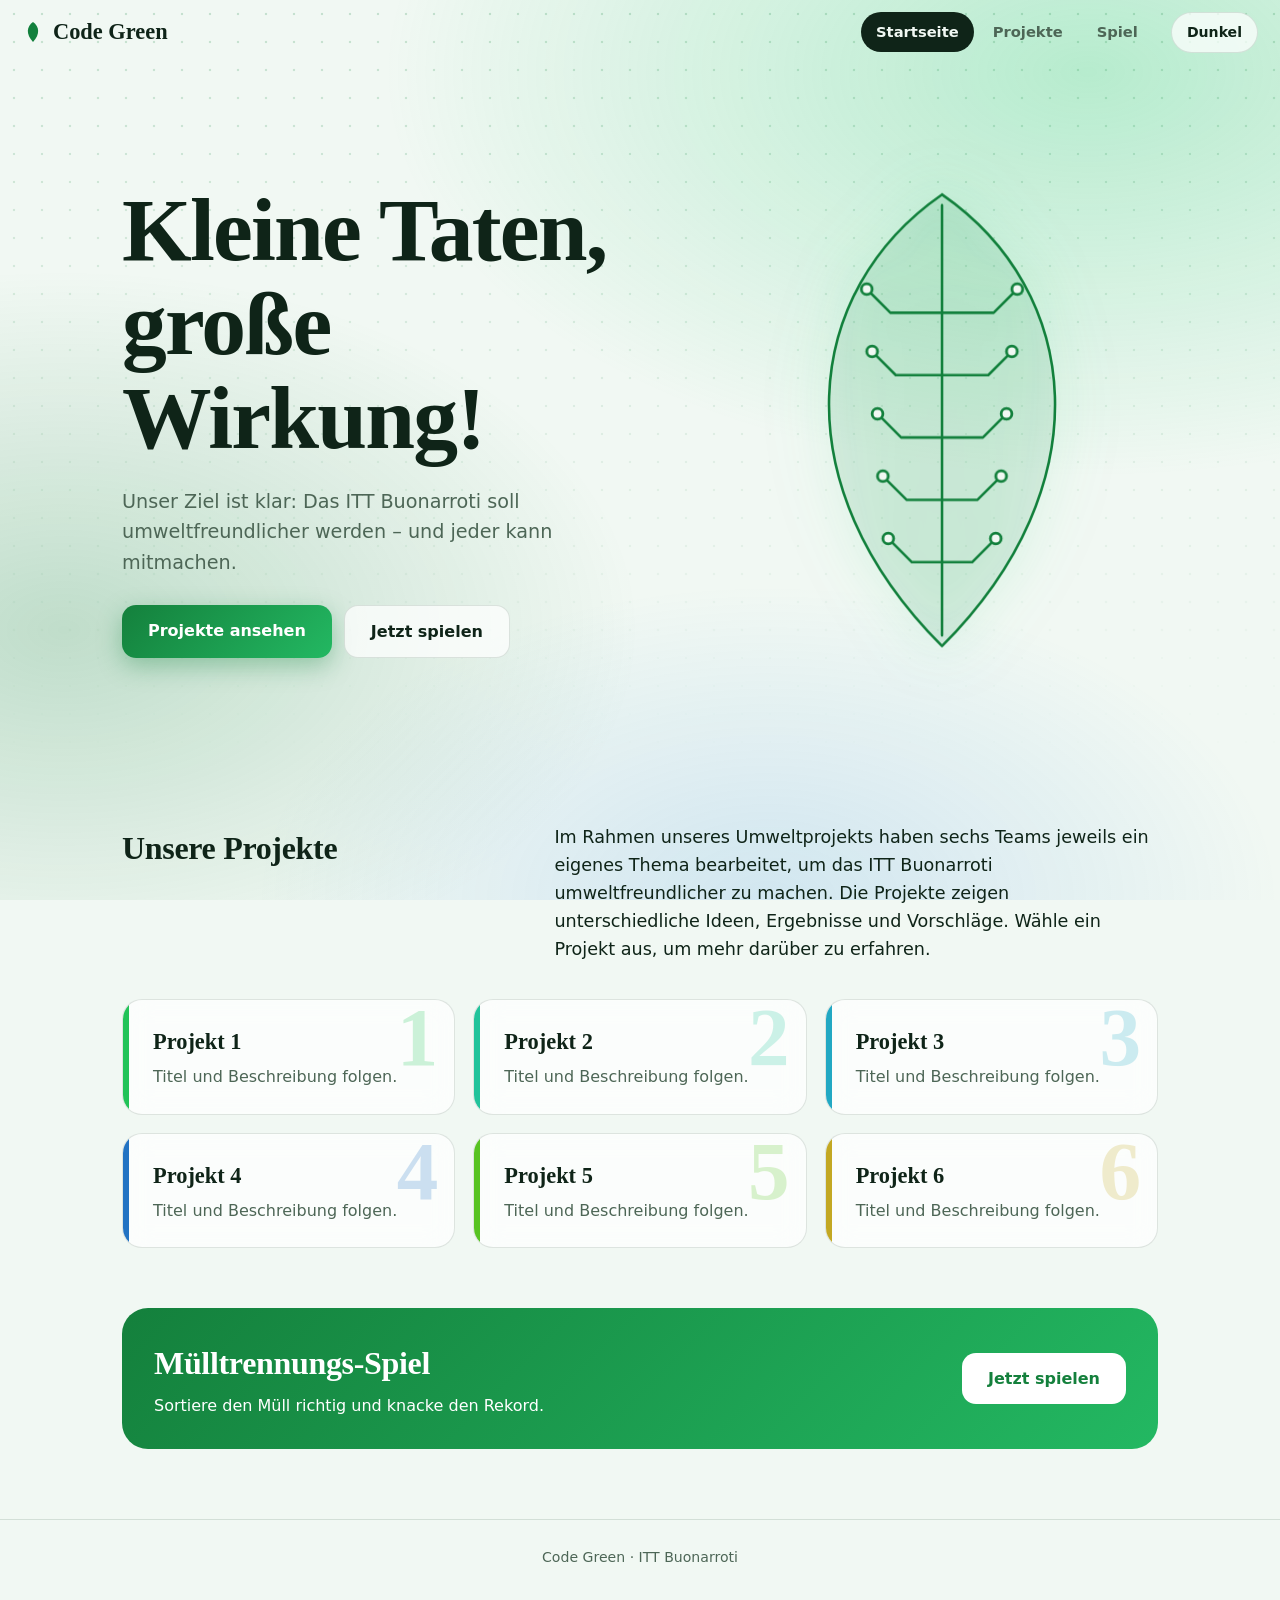
<file: index.html>
<!DOCTYPE html>
<html lang="de"><head><meta charset="UTF-8"><meta name="viewport" content="width=device-width,initial-scale=1,viewport-fit=cover"><title>Code Green – ITT Buonarroti</title>
<script>try{document.documentElement.dataset.theme=JSON.parse(localStorage.getItem('cg-theme'))||(matchMedia('(prefers-color-scheme: dark)').matches?'dark':'light')}catch(e){}</script>
<link rel="stylesheet" href="style.css"></head>
<body data-p="home"><main>
<section class="hero wrap">
  <div><h1>Kleine Taten, große Wirkung!</h1>
  <p>Unser Ziel ist klar: Das ITT Buonarroti soll umweltfreundlicher werden – und jeder kann mitmachen.</p>
  <div class="ac"><a class="b" href="#projekte">Projekte ansehen</a><a class="b g" href="spiel.html">Jetzt spielen</a></div></div>
  <svg id="leaf" class="leaf" viewBox="0 0 400 460" aria-hidden="true"><path class="lf" d="M200 20C330 110 350 290 200 440C50 290 70 110 200 20Z"/><path class="tr" pathLength="1" d="M200 20C330 110 350 290 200 440C50 290 70 110 200 20Z"/><path class="tr" pathLength="1" style="--d:.5s" d="M200 30V430"/></svg>
</section>
<section class="wrap intro" id="projekte"><h2>Unsere Projekte</h2><p>Im Rahmen unseres Umweltprojekts haben sechs Teams jeweils ein eigenes Thema bearbeitet, um das ITT Buonarroti umweltfreundlicher zu machen. Die Projekte zeigen unterschiedliche Ideen, Ergebnisse und Vorschläge. Wähle ein Projekt aus, um mehr darüber zu erfahren.</p></section>
<div class="wrap pg">
<a class="pc" style="--h:140" href="projekt-1.html"><span class="n">1</span><h3>Projekt 1</h3><p>Titel und Beschreibung folgen.</p></a>
<a class="pc" style="--h:165" href="projekt-2.html"><span class="n">2</span><h3>Projekt 2</h3><p>Titel und Beschreibung folgen.</p></a>
<a class="pc" style="--h:190" href="projekt-3.html"><span class="n">3</span><h3>Projekt 3</h3><p>Titel und Beschreibung folgen.</p></a>
<a class="pc" style="--h:210" href="projekt-4.html"><span class="n">4</span><h3>Projekt 4</h3><p>Titel und Beschreibung folgen.</p></a>
<a class="pc" style="--h:100" href="projekt-5.html"><span class="n">5</span><h3>Projekt 5</h3><p>Titel und Beschreibung folgen.</p></a>
<a class="pc" style="--h:50" href="projekt-6.html"><span class="n">6</span><h3>Projekt 6</h3><p>Titel und Beschreibung folgen.</p></a>
</div>
<section class="wrap band"><div><div><h2>Mülltrennungs-Spiel</h2><p>Sortiere den Müll richtig und knacke den Rekord.</p></div><a class="b" href="spiel.html">Jetzt spielen</a></div></section>
</main><script src="main.js"></script></body></html>
</file>
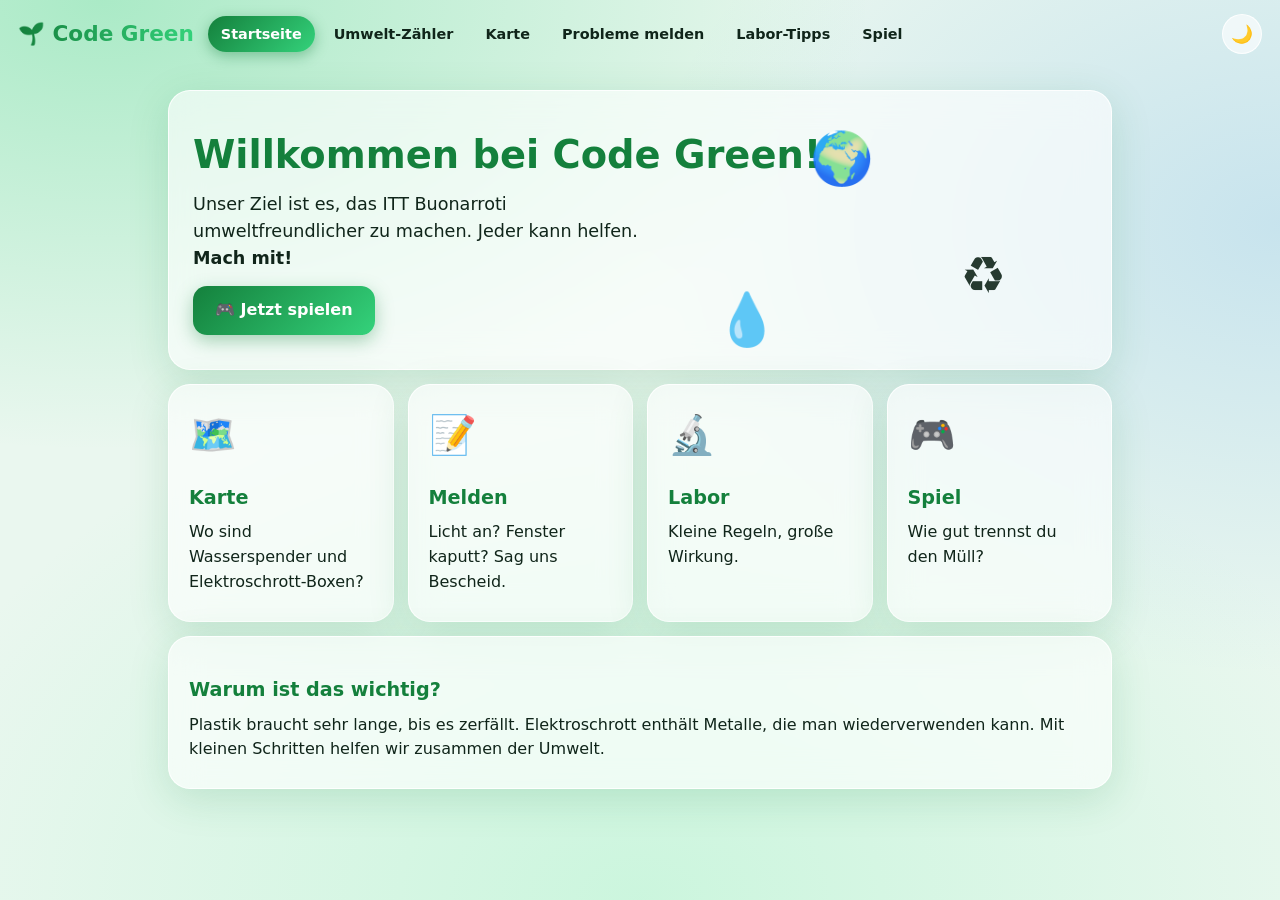
<file: Code Green v3 – ITT Buonarroti.html>
<!DOCTYPE html>
<html lang="de">
<head>
<meta charset="UTF-8">
<meta name="viewport" content="width=device-width,initial-scale=1,viewport-fit=cover">
<title>Code Green – ITT Buonarroti</title>
<style>
/* ===== Design tokens (hell / dunkel) ===== */
:root{--g1:#14803c;--g2:#34d27b;--hd:#14803c;--tx:#10251a;--mu:#526a5c;--bg:#eaf7ef;--gl:rgba(255,255,255,.62);--bd:rgba(255,255,255,.85);--sh:0 10px 40px rgba(20,128,60,.16);--red:#e5383b;--amb:#f5a300;--blu:#2b8be6;color-scheme:light}
:root[data-theme=dark]{--g1:#1fa355;--hd:#6ff0a8;--tx:#e8f7ee;--mu:#93b3a0;--bg:#07120c;--gl:rgba(20,44,30,.58);--bd:rgba(255,255,255,.09);--sh:0 10px 40px rgba(0,0,0,.55);color-scheme:dark}
*{box-sizing:border-box;margin:0}
html{scroll-padding-top:90px}
body{font-family:system-ui,-apple-system,"Segoe UI",Roboto,sans-serif;color:var(--tx);background:var(--bg);line-height:1.55;min-height:100vh;transition:background .4s,color .4s;
background-image:radial-gradient(60% 50% at 8% 0,rgba(52,210,123,.35),transparent),radial-gradient(50% 50% at 100% 25%,rgba(43,139,230,.18),transparent),radial-gradient(60% 60% at 50% 100%,rgba(124,242,176,.28),transparent);background-attachment:fixed}
h1{font-size:clamp(1.7rem,4vw,2.4rem);color:var(--hd);margin-bottom:6px}h2{color:var(--hd);font-size:1.2rem;margin:18px 0 8px}p{margin:6px 0}
/* ===== Header (schrumpft beim Scrollen) ===== */
.h{position:sticky;top:0;z-index:20;display:flex;flex-wrap:wrap;align-items:center;gap:8px 14px;padding:calc(14px + env(safe-area-inset-top,0px)) 18px 10px;transition:.3s}
.h.sc{padding-top:calc(6px + env(safe-area-inset-top,0px));padding-bottom:6px;background:var(--gl);backdrop-filter:blur(18px) saturate(1.5);-webkit-backdrop-filter:blur(18px) saturate(1.5);border-bottom:1px solid var(--bd);box-shadow:var(--sh)}
.logo{font-weight:800;font-size:1.35rem;transition:.3s;background:linear-gradient(90deg,var(--g1),var(--g2));-webkit-background-clip:text;background-clip:text;color:transparent}.sc .logo{font-size:1.05rem}
nav{display:flex;flex-wrap:wrap;gap:6px;flex:1 1 auto}
nav a{white-space:nowrap;padding:7px 13px;border-radius:99px;text-decoration:none;color:var(--tx);font-size:.9rem;font-weight:600;transition:.25s}
nav a:hover{background:var(--gl)}nav a.on{background:linear-gradient(135deg,var(--g1),var(--g2));color:#fff;box-shadow:0 4px 14px rgba(20,128,60,.4)}
.ib{border:1px solid var(--bd);background:var(--gl);border-radius:50%;width:40px;height:40px;font-size:1.1rem;cursor:pointer;transition:transform .4s}.ib:hover{transform:rotate(25deg) scale(1.1)}
main{max-width:980px;margin:0 auto;padding:12px 18px calc(60px + env(safe-area-inset-bottom,0px))}
.page{display:none}.page.on{display:block;animation:in .5s cubic-bezier(.2,.9,.3,1)}@keyframes in{from{opacity:0;transform:translateY(14px)}}
/* ===== Glas-Karten, Buttons, Badges ===== */
.c{background:var(--gl);backdrop-filter:blur(16px);-webkit-backdrop-filter:blur(16px);border:1px solid var(--bd);border-radius:22px;box-shadow:var(--sh);padding:20px;margin:14px 0}
.grid{display:grid;grid-template-columns:repeat(auto-fit,minmax(210px,1fr));gap:14px;margin:14px 0}.grid .c{margin:0}
.b{display:inline-block;border:0;border-radius:14px;padding:12px 22px;font:inherit;font-weight:700;color:#fff;text-decoration:none;cursor:pointer;background:linear-gradient(135deg,var(--g1),var(--g2));box-shadow:0 6px 18px rgba(20,128,60,.35);transition:transform .15s,box-shadow .2s}
.b:hover{transform:translateY(-2px);box-shadow:0 10px 24px rgba(20,128,60,.45)}.b:active{transform:scale(.95)}.b:disabled{opacity:.45;pointer-events:none}
.bg{display:inline-block;padding:3px 11px;border-radius:99px;font-size:.75rem;font-weight:700;color:#fff}
.pr{height:14px;border-radius:9px;background:rgba(127,127,127,.2);overflow:hidden;margin:8px 0}.pr i{display:block;height:100%;width:0;border-radius:9px;background:linear-gradient(90deg,var(--g1),var(--g2));transition:width 1.2s cubic-bezier(.2,.9,.2,1)}
/* ===== Home ===== */
.hero{position:relative;overflow:hidden;padding:34px 24px}.hero p{max-width:480px;margin-bottom:14px;font-size:1.1rem}
.fl{position:absolute;font-size:3.2rem;opacity:.9;animation:fl 5s ease-in-out infinite;pointer-events:none}@keyframes fl{50%{transform:translateY(-16px) rotate(10deg)}}
.tilt{display:block;text-decoration:none;color:inherit;transition:transform .15s ease-out,box-shadow .3s;transform-style:preserve-3d;position:relative;overflow:hidden}
.tilt::after{content:"";position:absolute;inset:0;background:radial-gradient(circle at var(--mx,50%) var(--my,0),rgba(255,255,255,.35),transparent 55%);opacity:0;transition:opacity .3s}.tilt:hover::after{opacity:1}
.tilt em{font-style:normal;font-size:2.4rem;display:inline-block;animation:fl 4s ease-in-out infinite}
/* ===== Zähler ===== */
.st b{display:block;font-size:2.6rem;line-height:1.1;color:var(--hd)}
.chart{display:flex;align-items:flex-end;gap:10px;height:220px}
.chart button{flex:1;height:100%;display:flex;flex-direction:column;justify-content:flex-end;align-items:center;gap:3px;background:none;border:0;cursor:pointer;color:var(--mu);font:inherit;font-size:.8rem}
.chart i{display:block;width:100%;height:0;border-radius:12px 12px 4px 4px;background:linear-gradient(0deg,var(--g1),var(--g2));opacity:.5;transition:height .9s cubic-bezier(.2,.9,.2,1),opacity .2s,filter .2s}
.chart button:hover i{opacity:.8}.chart button.on i{opacity:1;filter:drop-shadow(0 0 10px var(--g2))}.chart b{color:var(--tx)}
.det{margin-top:12px;padding:12px 14px;border-radius:14px;background:rgba(52,210,123,.15)}
/* ===== Karte ===== */
.map{position:relative;margin-top:8px}.map svg{display:block;width:100%}.rm{fill:rgba(52,210,123,.14);stroke:var(--g2);stroke-width:2}.map text{fill:var(--tx);font-size:14px;text-anchor:middle}
.pin{position:absolute;width:34px;height:34px;margin:-17px 0 0 -17px;border-radius:50%;border:3px solid #fff;background:var(--c);font-size:15px;cursor:pointer;box-shadow:0 4px 12px rgba(0,0,0,.3);transition:transform .25s;z-index:2}
.pin::before,.pin::after{content:"";position:absolute;inset:-3px;border-radius:50%;border:2px solid var(--c);opacity:0;animation:ping 2.2s infinite}.pin::after{animation-delay:1.1s}
@keyframes ping{0%{transform:scale(1);opacity:.9}100%{transform:scale(2.7);opacity:0}}.pin:hover,.pin.on{transform:scale(1.2)}
.tt{position:absolute;z-index:4;width:max-content;max-width:min(230px,70%);padding:12px 14px;border-radius:16px;background:var(--bg);border:1px solid var(--g2);box-shadow:var(--sh);opacity:0;pointer-events:none;transition:left .45s cubic-bezier(.3,1.3,.5,1),top .45s cubic-bezier(.3,1.3,.5,1),opacity .25s}.tt.on{opacity:1}
.lg span{margin-right:16px;font-size:.9rem}.lg i{display:inline-block;width:12px;height:12px;border-radius:50%;margin-right:5px}
/* ===== Melden ===== */
.fw{position:relative;overflow:hidden}.f{margin-bottom:14px}.f label{display:block;font-weight:700;margin-bottom:4px}
.f input,.f select,.f textarea{width:100%;padding:12px;border-radius:12px;border:2px solid rgba(127,127,127,.3);background:var(--gl);color:var(--tx);font:inherit;transition:.25s}
.f input:focus,.f textarea:focus,.f select:focus{outline:0;border-color:var(--blu);box-shadow:0 0 0 4px rgba(43,139,230,.2)}
.f.ok input,.f.ok textarea{border-color:var(--g2)}.f.bad input,.f.bad textarea{border-color:var(--red);animation:shk .35s}.f small{color:var(--mu);font-size:.8rem}.f.ok small{color:var(--g2)}.f.bad small{color:var(--red)}
.done{position:absolute;inset:0;display:flex;flex-direction:column;align-items:center;justify-content:center;background:var(--bg);opacity:0;pointer-events:none;transition:opacity .3s}.done.on{opacity:1}
.done svg{width:90px;fill:none;stroke:var(--g2);stroke-width:3;stroke-linecap:round}.done circle{stroke-dasharray:150;stroke-dashoffset:150}.done path{stroke-dasharray:40;stroke-dashoffset:40}
.done.on circle{animation:dr .7s forwards}.done.on path{animation:dr .4s .6s forwards}@keyframes dr{to{stroke-dashoffset:0}}
.chip{border:1px solid var(--bd);background:var(--gl);color:var(--tx);border-radius:99px;padding:6px 14px;margin:0 6px 6px 0;font:inherit;font-size:.85rem;font-weight:600;cursor:pointer;transition:.2s}.chip.on{background:var(--g1);color:#fff}
.rp{display:flex;align-items:center;gap:12px;padding:12px 14px;margin:8px 0;border-radius:16px;background:var(--gl);border:1px solid var(--bd)}.rp.new{animation:in .6s}.rp span:first-child{flex:1}
.up{border:2px solid var(--g2);background:none;color:var(--tx);border-radius:12px;padding:5px 11px;font:inherit;font-weight:700;cursor:pointer;transition:.2s}.up:hover{transform:translateY(-2px)}.up.on{background:var(--g2);color:#fff}
/* ===== Labor ===== */
.tp{display:flex;align-items:center;gap:12px;text-align:left;color:var(--tx);font:inherit;cursor:pointer;transition:.35s}.tp:hover{transform:translateY(-3px)}
.tp em{font-style:normal;font-size:1.8rem}.tp span{background:linear-gradient(currentColor,currentColor) 0 55%/0 2px no-repeat;transition:background-size .5s,opacity .4s}
.tp.on{background:linear-gradient(135deg,rgba(20,128,60,.3),rgba(52,210,123,.3));border-color:var(--g2)}.tp.on span{background-size:100% 2px;opacity:.65}
.tp u{margin-left:auto;text-decoration:none;flex:none;width:28px;height:28px;border-radius:50%;display:grid;place-items:center;background:var(--g2);color:#fff;transform:scale(0);transition:transform .4s cubic-bezier(.3,1.8,.5,1)}.tp.on u{transform:scale(1)}
/* ===== Spiel ===== */
.hud{display:flex;flex-wrap:wrap;gap:8px;justify-content:space-between;font-weight:700}.hud span{background:var(--gl);border:1px solid var(--bd);padding:5px 12px;border-radius:99px}
.fire{display:inline-block;animation:fr .5s infinite alternate}@keyframes fr{to{transform:scale(1.3) rotate(10deg)}}
.arena{position:relative;height:clamp(430px,64vh,540px);margin-top:6px;border-radius:20px;overflow:hidden;touch-action:none;user-select:none;-webkit-user-select:none;border:1px solid var(--bd);background:linear-gradient(180deg,rgba(43,139,230,.14),rgba(52,210,123,.2))}
.arena.shake{animation:shk .45s}@keyframes shk{20%{transform:translate(-8px,3px)}40%{transform:translate(7px,-3px)}60%{transform:translate(-5px,2px)}80%{transform:translate(4px,-1px)}}
.it{position:absolute;left:0;top:0;width:76px;height:70px;display:flex;flex-direction:column;align-items:center;justify-content:center;border-radius:20px;background:none;border:0;box-shadow:none;cursor:grab;will-change:transform;z-index:2}
.it span{font-size:2rem;line-height:1.1}.it small{font-size:.72rem;font-weight:700;white-space:nowrap;color:#fff;text-shadow:0 1px 4px rgba(0,0,0,.8)}
.it.drag{cursor:grabbing;z-index:5;scale:1.15;box-shadow:0 18px 36px rgba(0,0,0,.38);filter:drop-shadow(0 10px 12px rgba(0,0,0,.35))}.it.out{transition:opacity .3s,scale .3s;opacity:0;scale:.2;pointer-events:none}
.bins{position:absolute;left:8px;right:8px;bottom:8px;display:flex;gap:6px;z-index:1}
.bin{flex:1;height:86px;border-radius:18px;border:2px dashed var(--c);background:color-mix(in srgb,var(--c) 20%,transparent);display:flex;flex-direction:column;align-items:center;justify-content:center;font-size:.62rem;font-weight:700;transition:transform .2s,background .2s}
.bin b{font-size:1.7rem;font-weight:400}.bin.hov{transform:translateY(-8px) scale(1.07);background:color-mix(in srgb,var(--c) 48%,transparent);border-style:solid}
.bin.good{animation:gd .5s}.bin.bad{animation:bd .5s}@keyframes gd{40%{transform:scale(1.2);background:var(--c)}}@keyframes bd{30%{background:var(--red);transform:translateX(-6px)}60%{transform:translateX(6px)}}
.ov{position:absolute;inset:0;z-index:8;display:flex;flex-direction:column;align-items:center;justify-content:center;gap:8px;text-align:center;padding:14px;background:var(--gl);backdrop-filter:blur(12px);-webkit-backdrop-filter:blur(12px);overflow:auto}.ov.off{display:none}
.sg{display:grid;grid-template-columns:1fr 1fr;gap:8px;width:100%;max-width:320px}.sg div{background:var(--gl);border:1px solid var(--bd);border-radius:14px;padding:8px;font-size:.8rem}.sg b{display:block;font-size:1.5rem;color:var(--hd)}
.bgs{display:flex;flex-wrap:wrap;gap:6px;justify-content:center}.bdg{padding:4px 11px;border-radius:99px;font-size:.78rem;font-weight:700;background:linear-gradient(135deg,var(--amb),#ffd36b);color:#3a2a00}.bdg.lock{filter:grayscale(1);opacity:.35}.bdg.new{animation:fr .5s 4 alternate}
#fx{position:fixed;inset:0;pointer-events:none;z-index:50}
.pop{position:fixed;z-index:60;pointer-events:none;font-weight:900;font-size:1.6rem;text-shadow:0 2px 8px rgba(0,0,0,.4);animation:pp 1.1s cubic-bezier(.2,.9,.3,1) forwards}
@keyframes pp{0%{transform:translate(-50%,-50%) scale(.3);opacity:0}25%{transform:translate(-50%,-90%) scale(1.6);opacity:1}45%{transform:translate(-50%,-110%) scale(1)}100%{transform:translate(-50%,-260%);opacity:0}}
@media(prefers-reduced-motion:reduce){*{animation-duration:.01ms!important;animation-iteration-count:1!important;transition-duration:.01ms!important}}
</style>
</head>
<body>
<canvas id="fx"></canvas>
<header class="h" id="hdr">
  <div class="logo">🌱 Code Green</div>
  <nav>
    <a href="#home" data-p="home">Startseite</a><a href="#zaehler" data-p="zaehler">Umwelt-Zähler</a><a href="#karte" data-p="karte">Karte</a>
    <a href="#melden" data-p="melden">Probleme melden</a><a href="#labor" data-p="labor">Labor-Tipps</a><a href="#spiel" data-p="spiel">Spiel</a>
  </nav>
  <button class="ib" id="theme" aria-label="Hell/Dunkel">🌙</button>
</header>
<main>

<!-- ===== HOME ===== -->
<section class="page" id="home">
  <div class="c hero">
    <span class="fl" style="left:68%;top:10%">🌍</span><span class="fl" style="left:84%;top:52%;animation-delay:-1.6s">♻️</span><span class="fl" style="left:58%;top:68%;animation-delay:-3s">💧</span>
    <h1>Willkommen bei Code Green!</h1>
    <p>Unser Ziel ist es, das ITT Buonarroti umweltfreundlicher zu machen. Jeder kann helfen. <b>Mach mit!</b></p>
    <a class="b" href="#spiel">🎮 Jetzt spielen</a>
  </div>
  <div class="grid">
    <a class="c tilt" href="#karte"><em>🗺️</em><h2>Karte</h2><p>Wo sind Wasserspender und Elektroschrott-Boxen?</p></a>
    <a class="c tilt" href="#melden"><em style="animation-delay:-1s">📝</em><h2>Melden</h2><p>Licht an? Fenster kaputt? Sag uns Bescheid.</p></a>
    <a class="c tilt" href="#labor"><em style="animation-delay:-2s">🔬</em><h2>Labor</h2><p>Kleine Regeln, große Wirkung.</p></a>
    <a class="c tilt" href="#spiel"><em style="animation-delay:-3s">🎮</em><h2>Spiel</h2><p>Wie gut trennst du den Müll?</p></a>
  </div>
  <div class="c"><h2>Warum ist das wichtig?</h2><p>Plastik braucht sehr lange, bis es zerfällt. Elektroschrott enthält Metalle, die man wiederverwenden kann. Mit kleinen Schritten helfen wir zusammen der Umwelt.</p></div>
</section>

<!-- ===== ZÄHLER ===== -->
<section class="page" id="zaehler">
  <h1>Der Umwelt-Zähler</h1>
  <p>Unsere Erfolge: Wir haben diesen Monat 500 Plastikflaschen gespart. Wir nutzen weniger Papier, weil wir PDFs verwenden.</p>
  <div class="grid">
    <div class="c st"><b data-n="500">0</b>Plastikflaschen gespart</div>
    <div class="c st"><b data-n="120">0</b>Blatt Papier weniger</div>
    <div class="c st"><b data-n="35">0</b>kg Elektroschrott gesammelt</div>
  </div>
  <div class="c"><h2>Plastikflaschen pro Monat</h2><p style="color:var(--mu)">Tippe auf einen Balken.</p><div class="chart" id="chart"></div><div class="det" id="det"></div>
    <p style="color:var(--mu);font-size:.8rem">Beispielwerte: bitte durch echte Daten ersetzen.</p></div>
  <div class="c"><h2>Ziel: 2.000 Flaschen im Schuljahr</h2><div class="pr"><i id="goal"></i></div><p id="goalT"></p></div>
</section>

<!-- ===== KARTE ===== -->
<section class="page" id="karte">
  <h1>Die interaktive Karte</h1>
  <p>Wo findest du was? Auf dieser Karte siehst du die Wasserspender für deine Trinkflasche. Du siehst auch, wo die Boxen für Elektroschrott (alte Kabel, Batterien) stehen.</p>
  <div class="c">
    <div class="map" id="map">
      <svg viewBox="0 0 600 340" role="img" aria-label="Plan der Schule">
        <rect class="rm" x="20" y="20" width="560" height="60" rx="12"/><text x="300" y="56">Haupteingang / Flur</text>
        <rect class="rm" x="20" y="100" width="170" height="200" rx="12"/><text x="105" y="205">Klassen</text>
        <rect class="rm" x="210" y="100" width="170" height="200" rx="12"/><text x="295" y="205">Labor</text>
        <rect class="rm" x="400" y="100" width="180" height="200" rx="12"/><text x="490" y="205">Mensa / Aula</text>
      </svg>
      <div class="tt" id="tt"></div>
    </div>
    <div class="lg" style="margin-top:12px"><span><i style="background:var(--blu)"></i>Wasserspender</span><span><i style="background:var(--amb)"></i>Elektroschrott-Box</span></div>
    <p style="color:var(--mu);font-size:.8rem">Schematischer Plan: Positionen bitte an die echte Schule anpassen.</p>
  </div>
</section>

<!-- ===== MELDEN ===== -->
<section class="page" id="melden">
  <h1>Probleme melden</h1>
  <p>Hilf uns! Brennt das Licht im Flur unnötig? Ist ein Fenster kaputt? Schreib es hier in das Formular. Wir leiten die Info an den Hausmeister weiter.</p>
  <div class="c fw">
    <form id="fm" novalidate>
      <div class="f"><label for="ort">Wo ist das Problem?</label><input id="ort" placeholder="z. B. Flur, 2. Stock" autocomplete="off"><small>Mindestens 3 Zeichen</small></div>
      <div class="f"><label for="art">Was ist das Problem?</label><select id="art"><option>Licht brennt unnötig</option><option>Fenster ist kaputt</option><option>Wasserhahn tropft</option><option>Heizung läuft bei offenem Fenster</option><option>Anderes</option></select></div>
      <div class="f"><label for="txt">Beschreibung</label><textarea id="txt" rows="4" placeholder="Was siehst du genau?"></textarea><small>Mindestens 10 Zeichen</small></div>
      <button class="b" id="send" disabled>Senden ✉️</button>
    </form>
    <div class="done" id="done"><svg viewBox="0 0 52 52"><circle cx="26" cy="26" r="23"/><path d="M14 27l8 8 16-17"/></svg><h2>Danke!</h2><p>Wir leiten die Info an den Hausmeister weiter.</p></div>
  </div>
  <h2>Meldungen der Schüler</h2>
  <div id="chips"></div><div id="rep"></div>
</section>

<!-- ===== LABOR ===== -->
<section class="page" id="labor">
  <h1>Labor-Tipps</h1>
  <p>Tipps für das Labor: Bitte schalte den Computer nach dem Unterricht komplett aus. Wirf elektronische Bauteile nicht in den normalen Müll.</p>
  <div class="c"><div class="pr"><i id="lp"></i></div><p id="lt"></p></div>
  <div class="grid" id="tips"></div>
</section>

<!-- ===== SPIEL ===== -->
<section class="page" id="spiel">
  <h1>Mülltrennungs-Spiel 🎮</h1>
  <p>Ziehe jeden Gegenstand in die Tonne mit der gleichen Farbe. Mit einer Serie gibt es mehr Punkte, aber die Gegenstände werden schneller!</p>
  <div class="c">
    <div class="hud"><span id="hS">⭐ 0</span><span id="hC">✨ Serie 0 · x1</span><span id="hL">❤️❤️❤️</span><span id="hV">Level 1</span></div>
    <div class="pr"><i id="hP"></i></div>
    <div class="arena" id="arena"><div class="bins" id="bins"></div><div class="ov" id="ov"></div></div>
  </div>
</section>

</main>

<script>
/* ===== Helfer ===== */
const $=s=>document.querySelector(s),$$=s=>[...document.querySelectorAll(s)];
const store={get(k,d){try{const v=localStorage.getItem(k);return v===null?d:JSON.parse(v)}catch(e){return d}},set(k,v){try{localStorage.setItem(k,JSON.stringify(v))}catch(e){}}};

/* ===== Theme: System-Einstellung oder manueller Schalter ===== */
function setTheme(t,save){document.documentElement.dataset.theme=t;$('#theme').textContent=t==='dark'?'☀️':'🌙';if(save)store.set('cg-theme',t)}
setTheme(store.get('cg-theme',matchMedia('(prefers-color-scheme: dark)').matches?'dark':'light'));
$('#theme').onclick=()=>setTheme(document.documentElement.dataset.theme==='dark'?'light':'dark',true);
addEventListener('scroll',()=>$('#hdr').classList.toggle('sc',scrollY>20),{passive:true});

/* ===== Effekte: Konfetti (Canvas) + schwebende Zahlen ===== */
const cv=$('#fx'),cx=cv.getContext('2d');let P=[],fxRaf=0;
function fit(){cv.width=innerWidth;cv.height=innerHeight}fit();addEventListener('resize',fit);
function burst(x,y,n=28){const cols=['#34d27b','#7cf2b0','#f5a300','#2b8be6','#ffffff'];
  for(let i=0;i<n;i++){const a=Math.random()*6.28,s=2+Math.random()*7;P.push({x,y,vx:Math.cos(a)*s,vy:Math.sin(a)*s-3,l:1,r:3+Math.random()*4,c:cols[i%5],g:Math.random()*6})}
  if(!fxRaf)fxRaf=requestAnimationFrame(tickFx)}
function tickFx(){cx.clearRect(0,0,cv.width,cv.height);P=P.filter(p=>p.l>0);
  P.forEach(p=>{p.x+=p.vx;p.y+=p.vy;p.vy+=.26;p.vx*=.985;p.l-=.017;cx.globalAlpha=Math.max(p.l,0);cx.fillStyle=p.c;cx.save();cx.translate(p.x,p.y);cx.rotate(p.g+=.2);cx.fillRect(-p.r,-p.r/2,p.r*2,p.r);cx.restore()});
  fxRaf=P.length?requestAnimationFrame(tickFx):0}
function pop(x,y,t,c){const d=document.createElement('div');d.className='pop';d.textContent=t;d.style.cssText=`left:${x}px;top:${y}px;color:${c}`;document.body.appendChild(d);setTimeout(()=>d.remove(),1100)}
function count(el,to){const t0=performance.now();(function f(t){const k=Math.min((t-t0)/1100,1);el.textContent=Math.round(to*(1-Math.pow(1-k,3)));if(k<1)requestAnimationFrame(f)})(t0)}

/* ===== Router (#hash) ===== */
const pages=['home','zaehler','karte','melden','labor','spiel'];
function route(){const h=location.hash.slice(1),id=pages.includes(h)?h:'home';
  $$('.page').forEach(p=>p.classList.toggle('on',p.id===id));$$('nav a').forEach(a=>a.classList.toggle('on',a.dataset.p===id));
  scrollTo(0,0);if(id==='zaehler')enterStats();if(id!=='spiel')stopGame()}
addEventListener('hashchange',route);
/* Fallback: i link interni aprono la pagina direttamente, anche se il cambio hash è bloccato */
document.addEventListener('click',e=>{const a=e.target.closest('a[href^="#"]');if(!a)return;e.preventDefault();const h=a.getAttribute('href');if(location.hash!==h)history.replaceState(null,'',h);route()});

/* ===== Home: 3D-Tilt ===== */
$$('.tilt').forEach(el=>{
  el.addEventListener('pointermove',e=>{const r=el.getBoundingClientRect(),x=(e.clientX-r.left)/r.width-.5,y=(e.clientY-r.top)/r.height-.5;
    el.style.transform=`perspective(700px) rotateY(${x*14}deg) rotateX(${-y*14}deg) translateZ(8px)`;el.style.setProperty('--mx',x*100+50+'%');el.style.setProperty('--my',y*100+50+'%')});
  el.addEventListener('pointerleave',()=>el.style.transform='')});

/* ===== Zähler ===== */
const M=[['Sep',80],['Okt',150],['Nov',260],['Dez',110],['Jan',200],['Feb',500]],SUM=M.reduce((a,m)=>a+m[1],0);
$('#chart').innerHTML=M.map((m,k)=>`<button data-k="${k}"><b>${m[1]}</b><i data-h="${m[1]/500*78}"></i>${m[0]}</button>`).join('');
function pick(k){$$('#chart button').forEach((b,i)=>b.classList.toggle('on',i===k));const v=M[k][1],p=k?M[k-1][1]:0,d=p?Math.round((v-p)/p*100):0;
  $('#det').innerHTML=`<b>${M[k][0]}</b>: ${v} Flaschen gespart `+(k?`<span class="bg" style="background:${d>=0?'var(--g1)':'var(--red)'}">${d>=0?'+':''}${d} % zum Vormonat</span>`:'')}
$('#chart').addEventListener('click',e=>{const b=e.target.closest('button');if(b)pick(+b.dataset.k)});
function enterStats(){$$('[data-n]').forEach(e=>count(e,+e.dataset.n));pick(M.length-1);
  $$('#chart i').forEach(i=>i.style.height='0');$('#goal').style.width='0';
  requestAnimationFrame(()=>requestAnimationFrame(()=>{$$('#chart i').forEach((i,k)=>{i.style.transitionDelay=k*90+'ms';i.style.height=i.dataset.h+'%'});$('#goal').style.width=SUM/2000*100+'%'}));
  $('#goalT').textContent=`${SUM.toLocaleString('de-DE')} von 2.000 Flaschen geschafft. Weiter so!`}

/* ===== Karte ===== */
const PINS=[[25,14.7,'--blu','💧','Wasserspender im Flur','Hier füllst du deine Trinkflasche auf.'],[75,14.7,'--blu','💧','Wasserspender in der Mensa','Auch hier gibt es frisches Wasser.'],
  [50,47,'--amb','⚡','Elektroschrott-Box im Labor','Alte Kabel, Batterien und Bauteile gehören hierher.'],[17.5,76.5,'--amb','⚡','Elektroschrott-Box bei den Klassen','Praktisch für kaputte Ladekabel und Batterien.']];
$('#map').insertAdjacentHTML('beforeend',PINS.map((p,i)=>`<button class="pin" data-i="${i}" style="left:${p[0]}%;top:${p[1]}%;--c:var(${p[2]})" aria-label="${p[4]}">${p[3]}</button>`).join(''));
$('#map').addEventListener('click',e=>{const b=e.target.closest('.pin'),tt=$('#tt');
  if(!b){tt.classList.remove('on');$$('.pin').forEach(x=>x.classList.remove('on'));return}
  const p=PINS[+b.dataset.i],sh=p[0]<30?-15:p[0]>70?-85:-50;$$('.pin').forEach(x=>x.classList.toggle('on',x===b));
  tt.innerHTML=`<b>${p[3]} ${p[4]}</b><br>${p[5]}`;tt.style.left=p[0]+'%';tt.style.top=p[1]+'%';tt.style.transform=`translate(${sh}%,calc(-100% - 30px))`;tt.classList.add('on')});

/* ===== Melden: Live-Validierung, Upvotes, Filter ===== */
const ST=[['Neu','#2b8be6'],['In Arbeit','#f5a300'],['Erledigt','#14803c']],rules={ort:v=>v.trim().length>=3,txt:v=>v.trim().length>=10};
let R=[{id:1,t:'Licht im Flur (1. Stock) brennt tagsüber',s:0,v:7},{id:2,t:'Fenster in Klasse 3B lässt sich nicht schließen',s:1,v:4},{id:3,t:'Wasserhahn in der Toilette tropft',s:2,v:2}],nid=4,flt=-1,lastId=0;
function val(id){const el=$('#'+id),ok=rules[id](el.value),f=el.closest('.f');f.classList.toggle('ok',ok);f.classList.toggle('bad',!ok&&el.value.length>0);return ok}
function chk(){$('#send').disabled=!(rules.ort($('#ort').value)&&rules.txt($('#txt').value))}
['ort','txt'].forEach(id=>$('#'+id).addEventListener('input',()=>{val(id);chk()}));
$('#fm').addEventListener('submit',e=>{e.preventDefault();if($('#send').disabled)return;
  R.unshift({id:lastId=nid++,t:`${$('#art').value} – ${$('#ort').value.trim()}`,s:0,v:0});flt=-1;renderRep();
  const r=$('#send').getBoundingClientRect();burst(r.left+r.width/2,r.top,40);$('#done').classList.add('on');
  setTimeout(()=>{$('#done').classList.remove('on');$('#fm').reset();$$('.f').forEach(f=>f.classList.remove('ok','bad'));chk()},2200)});
function renderRep(){
  $('#chips').innerHTML=[['Alle',-1],...ST.map((s,i)=>[s[0],i])].map(([n,i])=>`<button class="chip ${flt===i?'on':''}" data-f="${i}">${n}</button>`).join('');
  $('#rep').innerHTML=R.filter(r=>flt<0||r.s===flt).map(r=>`<div class="rp ${r.id===lastId?'new':''}"><span>${r.t}</span><span class="bg" style="background:${ST[r.s][1]}">${ST[r.s][0]}</span><button class="up ${r.up?'on':''}" data-id="${r.id}">▲ ${r.v}</button></div>`).join('')||'<p>Keine Meldungen.</p>'}
$('#chips').addEventListener('click',e=>{const b=e.target.closest('.chip');if(b){flt=+b.dataset.f;lastId=0;renderRep()}});
$('#rep').addEventListener('click',e=>{const b=e.target.closest('.up');if(!b)return;const r=R.find(x=>x.id===+b.dataset.id);r.up=!r.up;r.v+=r.up?1:-1;lastId=0;renderRep()});
renderRep();

/* ===== Labor: Checkliste mit localStorage ===== */
const TIPS=[['💻','Schalte den Computer nach dem Unterricht komplett aus.'],['🔌','Wirf elektronische Bauteile nicht in den normalen Müll.'],['📄','Drucke nur, wenn es wirklich nötig ist. Nutze PDFs.'],['💧','Bring deine eigene Trinkflasche mit.'],['💡','Mach das Licht aus, wenn du den Raum verlässt.']];
let done=store.get('cg-tips',[]);
$('#tips').innerHTML=TIPS.map((t,i)=>`<button class="c tp ${done.includes(i)?'on':''}" data-i="${i}"><em>${t[0]}</em><span>${t[1]}</span><u>✓</u></button>`).join('');
function updTips(){$('#lp').style.width=done.length/TIPS.length*100+'%';$('#lt').textContent=`${done.length} von ${TIPS.length} Tipps erledigt`+(done.length===TIPS.length?' – Super, du bist ein Eco-Profi! 🎉':'')}
$('#tips').addEventListener('click',e=>{const b=e.target.closest('.tp');if(!b)return;const i=+b.dataset.i,on=!done.includes(i);
  done=on?[...done,i]:done.filter(x=>x!==i);store.set('cg-tips',done);b.classList.toggle('on',on);updTips();
  if(on){const r=b.getBoundingClientRect();burst(r.right-30,r.top+r.height/2,done.length===TIPS.length?70:16)}});
updTips();

/* ===== Spiel: fallende Gegenstände + Drag & Drop (Maus und Touch) ===== */
const BIN=[['Elektro','⚡','#f5a300'],['Papier','📄','#2b8be6'],['Plastik','🧴','#ff7a1a'],['Bio','🌿','#2fb35a'],['Restmüll','🗑️','#7a8691']];
const POOL=[['🔋','Batterie',0],['🔌','Kabel',0],['💾','Festplatte',0],['📱','Altes Handy',0],['📰','Zeitung',1],['📦','Karton',1],['🧴','Flasche',2],['🥛','Becher',2],['🍌','Bananenschale',3],['🍂','Laub',3],['🍎','Apfelrest',3],['🚬','Zigarette',4],['🛍️','Müllsack',4]];
const BADGES=[['🌱','Eco-Rookie','Erstes Spiel beendet'],['🏅','Recycling-Meister','90 % Genauigkeit'],['🛡️','Eco-Warrior','Alle Gegenstände geschafft'],['🔥','Flammenmeister','Serie von 8']];
const TOTAL=25,arena=$('#arena'),ov=$('#ov');let G={items:[]},AW=0,AH=0,gRaf=0;
$('#bins').innerHTML=BIN.map((b,i)=>`<div class="bin" data-i="${i}" style="--c:${b[2]}"><b>${b[1]}</b>${b[0]}</div>`).join('');
const mult=()=>Math.min(1+Math.floor(G.streak/3),5);
function showStart(){ov.className='ov';ov.innerHTML=`<div style="font-size:3rem">♻️</div><h2>Bereit?</h2><p>Ziehe die Gegenstände in die richtige Tonne, bevor sie unten ankommen. Du hast 3 Leben.</p><p>🏆 Rekord: <b>${store.get('cg-best',0)}</b></p><button class="b" id="go">Spiel starten</button>`;$('#go').onclick=startGame}
function startGame(){cancelAnimationFrame(gRaf);$$('.it').forEach(e=>e.remove());AW=arena.clientWidth;AH=arena.clientHeight;
  G={run:true,items:[],score:0,streak:0,max:0,lives:3,spawned:0,ok:0,bad:0,miss:0,lvl:1,sp:.3,last:performance.now(),d:null};
  ov.className='ov off';hud();gRaf=requestAnimationFrame(loop)}
function stopGame(){G.run=false;cancelAnimationFrame(gRaf);$$('.it').forEach(e=>e.remove());G.items=[];showStart()}
function hud(){const m=mult(),l=Math.max(G.lives,0);$('#hS').textContent='⭐ '+G.score;
  $('#hC').innerHTML=(G.streak>=3?`<span class="fire" style="font-size:${1+m*.18}rem">🔥</span>`:'✨')+` Serie ${G.streak} · x${m}`;
  $('#hL').textContent='❤️'.repeat(l)+'🖤'.repeat(3-l);$('#hV').textContent='Level '+G.lvl;$('#hP').style.width=(G.ok+G.bad+G.miss)/TOTAL*100+'%'}
function spawn(){const p=POOL[Math.random()*POOL.length|0],el=document.createElement('div');el.className='it';el.style.setProperty('--c',BIN[p[2]][2]);el.innerHTML=`<span>${p[0]}</span><small>${p[1]}</small>`;
  const it={el,b:p[2],x:Math.random()*(AW-80),y:-80,v:80+Math.random()*25,r:Math.random()*40-20,w:Math.random()*40-20,ph:Math.random()*6,drag:false};
  el._it=it;arena.appendChild(el);G.items.push(it);G.spawned++}
const paint=it=>it.el.style.transform=`translate3d(${it.x}px,${it.y}px,0) rotate(${it.drag?0:it.r}deg)`;
function drop_(it){G.items=G.items.filter(i=>i!==it);it.el.classList.add('out');setTimeout(()=>it.el.remove(),300)}
function loop(t){
  if(!G.run)return;
  const dt=Math.min((t-G.last)/1000,.05);G.last=t;
  const k=1+G.lvl*.1+Math.min(G.streak,12)*.03; /* Tempo steigt mit Level und Serie */
  if((G.sp-=dt)<=0&&G.spawned<TOTAL){spawn();G.sp=Math.max(.8,2.1-G.lvl*.18)}
  for(const it of [...G.items]){
    if(!it.drag){it.y+=it.v*k*dt;it.r+=it.w*dt*.5;it.x=Math.max(0,Math.min(AW-76,it.x+Math.sin(t/450+it.ph)*18*dt))}
    paint(it);if(!it.drag&&it.y>AH-135)missed(it)}
  if(G.lives<=0)return endGame(false);
  if(G.spawned>=TOTAL&&!G.items.length)return endGame(true);
  gRaf=requestAnimationFrame(loop)}
function missed(it){const r=it.el.getBoundingClientRect();drop_(it);G.streak=0;G.lives--;G.miss++;pop(r.left+38,r.top+20,'💔 Verpasst','#e5383b');navigator.vibrate&&navigator.vibrate(60);hud()}
const binAt=(x,y)=>$$('.bin').find(b=>{const r=b.getBoundingClientRect();return x>=r.left&&x<=r.right&&y>=r.top-30&&y<=r.bottom+10});
arena.addEventListener('pointerdown',e=>{const el=e.target.closest('.it');if(!el||!G.run)return;const it=el._it,r=arena.getBoundingClientRect();
  it.drag=true;it.ox=e.clientX-r.left-it.x;it.oy=e.clientY-r.top-it.y;G.d=it;el.classList.add('drag');arena.setPointerCapture(e.pointerId)});
arena.addEventListener('pointermove',e=>{const it=G.d;if(!it)return;const r=arena.getBoundingClientRect();
  it.x=Math.max(0,Math.min(AW-76,e.clientX-r.left-it.ox));it.y=Math.max(-20,Math.min(AH-60,e.clientY-r.top-it.oy));
  const b=binAt(e.clientX,e.clientY);$$('.bin').forEach(x=>x.classList.toggle('hov',x===b))});
function release(e){const it=G.d;if(!it)return;G.d=null;it.drag=false;it.el.classList.remove('drag');$$('.bin').forEach(x=>x.classList.remove('hov'));
  const b=binAt(e.clientX,e.clientY);if(!b)return;const r=b.getBoundingClientRect(),cx_=r.left+r.width/2,cy=r.top+r.height/2;drop_(it);
  if(+b.dataset.i===it.b){ /* richtig: Punkte, Konfetti, Combo */
    G.ok++;G.streak++;G.max=Math.max(G.max,G.streak);const m=mult(),pts=10*m,lv=1+Math.floor(G.ok/4);G.score+=pts;
    b.classList.remove('bad');void b.offsetWidth;b.classList.add('good');burst(cx_,cy,24+m*8);pop(cx_,cy,'+'+pts,'#34d27b');
    if(G.streak%3===0)setTimeout(()=>pop(cx_,cy-45,`🔥 COMBO x${m}!`,'#f5a300'),200);
    if(lv>G.lvl){G.lvl=lv;const a=arena.getBoundingClientRect();setTimeout(()=>pop(a.left+a.width/2,a.top+a.height/2,'LEVEL '+lv+' ⚡','#2b8be6'),400)}
  }else{ /* falsch: Wackeln, rotes Blinken, Leben weg */
    G.bad++;G.streak=0;G.lives--;b.classList.remove('good');void b.offsetWidth;b.classList.add('bad');
    arena.classList.remove('shake');void arena.offsetWidth;arena.classList.add('shake');pop(cx_,cy,'✖ '+BIN[it.b][0],'#e5383b');navigator.vibrate&&navigator.vibrate(90)}
  hud()}
arena.addEventListener('pointerup',release);arena.addEventListener('pointercancel',release);
addEventListener('resize',()=>{AW=arena.clientWidth;AH=arena.clientHeight});
function endGame(win){G.run=false;cancelAnimationFrame(gRaf);
  const n=G.ok+G.bad+G.miss,acc=n?Math.round(G.ok/n*100):0,best=store.get('cg-best',0),rec=G.score>best;if(rec)store.set('cg-best',G.score);
  const have=store.get('cg-badges',[]),fresh=[];[true,acc>=90&&n>=10,win,G.max>=8].forEach((e,i)=>{if(e&&!have.includes(i)){have.push(i);fresh.push(i)}});store.set('cg-badges',have);
  ov.className='ov';ov.innerHTML=`<div style="font-size:3rem">${win?'🏆':'🌍'}</div><h2>${win?'Gewonnen!':'Game Over'}</h2>${rec?'<span class="bg" style="background:var(--amb)">🎉 Neuer Rekord!</span>':''}
  <div class="sg"><div><b>${G.score}</b>Punkte</div><div><b>${acc} %</b>Genauigkeit</div><div><b>${G.max}</b>Beste Serie</div><div><b>${Math.max(best,G.score)}</b>Rekord</div></div>
  <div class="bgs">${BADGES.map((b,i)=>`<span class="bdg ${have.includes(i)?'':'lock'} ${fresh.includes(i)?'new':''}" title="${b[2]}">${b[0]} ${b[1]}</span>`).join('')}</div><button class="b" id="go">Nochmal spielen</button>`;
  $('#go').onclick=startGame;
  if(win){const r=arena.getBoundingClientRect();[0,1,2].forEach(i=>setTimeout(()=>burst(r.left+r.width*(.2+i*.3),r.top+r.height*.4,50),i*250))}}

/* ===== Start ===== */
showStart();route();
</script>
</body>
</html>
</file>
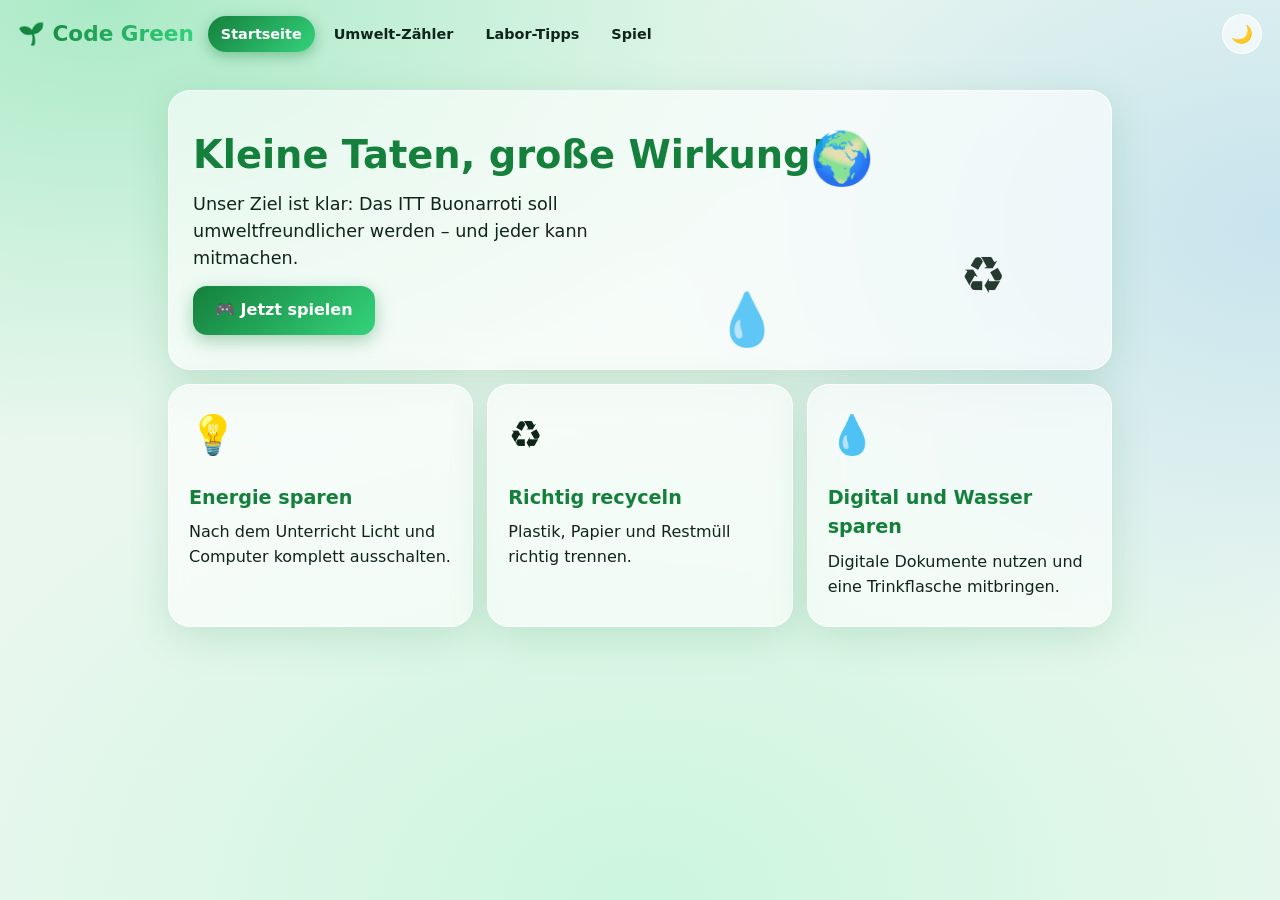
<file: index-4.html>
<!DOCTYPE html>
<html lang="de">
<head>
<meta charset="UTF-8">
<meta name="viewport" content="width=device-width,initial-scale=1,viewport-fit=cover">
<title>Code Green – ITT Buonarroti</title>
<style>
/* ===== Design tokens (hell / dunkel) ===== */
:root{--g1:#14803c;--g2:#34d27b;--hd:#14803c;--tx:#10251a;--mu:#526a5c;--bg:#eaf7ef;--gl:rgba(255,255,255,.62);--bd:rgba(255,255,255,.85);--sh:0 10px 40px rgba(20,128,60,.16);--red:#e5383b;--amb:#f5a300;--blu:#2b8be6;color-scheme:light}
:root[data-theme=dark]{--g1:#1fa355;--hd:#6ff0a8;--tx:#e8f7ee;--mu:#93b3a0;--bg:#07120c;--gl:rgba(20,44,30,.58);--bd:rgba(255,255,255,.09);--sh:0 10px 40px rgba(0,0,0,.55);color-scheme:dark}
*{box-sizing:border-box;margin:0}
html{scroll-padding-top:90px}
body{font-family:system-ui,-apple-system,"Segoe UI",Roboto,sans-serif;color:var(--tx);background:var(--bg);line-height:1.55;min-height:100vh;transition:background .4s,color .4s;
background-image:radial-gradient(60% 50% at 8% 0,rgba(52,210,123,.35),transparent),radial-gradient(50% 50% at 100% 25%,rgba(43,139,230,.18),transparent),radial-gradient(60% 60% at 50% 100%,rgba(124,242,176,.28),transparent);background-attachment:fixed}
h1{font-size:clamp(1.7rem,4vw,2.4rem);color:var(--hd);margin-bottom:6px}h2{color:var(--hd);font-size:1.2rem;margin:18px 0 8px}p{margin:6px 0}
/* ===== Header (schrumpft beim Scrollen) ===== */
.h{position:sticky;top:0;z-index:20;display:flex;flex-wrap:wrap;align-items:center;gap:8px 14px;padding:calc(14px + env(safe-area-inset-top,0px)) 18px 10px;transition:.3s}
.h.sc{padding-top:calc(6px + env(safe-area-inset-top,0px));padding-bottom:6px;background:var(--gl);backdrop-filter:blur(18px) saturate(1.5);-webkit-backdrop-filter:blur(18px) saturate(1.5);border-bottom:1px solid var(--bd);box-shadow:var(--sh)}
.logo{font-weight:800;font-size:1.35rem;transition:.3s;background:linear-gradient(90deg,var(--g1),var(--g2));-webkit-background-clip:text;background-clip:text;color:transparent}.sc .logo{font-size:1.05rem}
nav{display:flex;flex-wrap:wrap;gap:6px;flex:1 1 auto}
nav a{white-space:nowrap;padding:7px 13px;border-radius:99px;text-decoration:none;color:var(--tx);font-size:.9rem;font-weight:600;transition:.25s}
nav a:hover{background:var(--gl)}nav a.on{background:linear-gradient(135deg,var(--g1),var(--g2));color:#fff;box-shadow:0 4px 14px rgba(20,128,60,.4)}
.ib{border:1px solid var(--bd);background:var(--gl);border-radius:50%;width:40px;height:40px;font-size:1.1rem;cursor:pointer;transition:transform .4s}.ib:hover{transform:rotate(25deg) scale(1.1)}
main{max-width:980px;margin:0 auto;padding:12px 18px calc(60px + env(safe-area-inset-bottom,0px))}
.page{display:none}.page.on{display:block;animation:in .5s cubic-bezier(.2,.9,.3,1)}@keyframes in{from{opacity:0;transform:translateY(14px)}}
/* ===== Glas-Karten, Buttons, Badges ===== */
.c{background:var(--gl);backdrop-filter:blur(16px);-webkit-backdrop-filter:blur(16px);border:1px solid var(--bd);border-radius:22px;box-shadow:var(--sh);padding:20px;margin:14px 0}
.grid{display:grid;grid-template-columns:repeat(auto-fit,minmax(210px,1fr));gap:14px;margin:14px 0}.grid .c{margin:0}
.b{display:inline-block;border:0;border-radius:14px;padding:12px 22px;font:inherit;font-weight:700;color:#fff;text-decoration:none;cursor:pointer;background:linear-gradient(135deg,var(--g1),var(--g2));box-shadow:0 6px 18px rgba(20,128,60,.35);transition:transform .15s,box-shadow .2s}
.b:hover{transform:translateY(-2px);box-shadow:0 10px 24px rgba(20,128,60,.45)}.b:active{transform:scale(.95)}.b:disabled{opacity:.45;pointer-events:none}
.bg{display:inline-block;padding:3px 11px;border-radius:99px;font-size:.75rem;font-weight:700;color:#fff}
.pr{height:14px;border-radius:9px;background:rgba(127,127,127,.2);overflow:hidden;margin:8px 0}.pr i{display:block;height:100%;width:0;border-radius:9px;background:linear-gradient(90deg,var(--g1),var(--g2));transition:width 1.2s cubic-bezier(.2,.9,.2,1)}
/* ===== Home ===== */
.hero{position:relative;overflow:hidden;padding:34px 24px}.hero p{max-width:480px;margin-bottom:14px;font-size:1.1rem}
.fl{position:absolute;font-size:3.2rem;opacity:.9;pointer-events:none}@keyframes fl{50%{transform:translateY(-16px) rotate(10deg)}}
.tilt{display:block;text-decoration:none;color:inherit;transition:transform .15s ease-out,box-shadow .3s;transform-style:preserve-3d;position:relative;overflow:hidden}
.tilt::after{content:"";position:absolute;inset:0;background:radial-gradient(circle at var(--mx,50%) var(--my,0),rgba(255,255,255,.35),transparent 55%);opacity:0;transition:opacity .3s}.tilt:hover::after{opacity:1}
.tilt em{font-style:normal;font-size:2.4rem;display:inline-block}
/* ===== Zähler ===== */
.st b{display:block;font-size:2.6rem;line-height:1.1;color:var(--hd)}
.chart{display:flex;align-items:flex-end;gap:10px;height:220px}
.chart button{flex:1;height:100%;display:flex;flex-direction:column;justify-content:flex-end;align-items:center;gap:3px;background:none;border:0;cursor:pointer;color:var(--mu);font:inherit;font-size:.8rem}
.chart i{display:block;width:100%;height:0;border-radius:12px 12px 4px 4px;background:linear-gradient(0deg,var(--g1),var(--g2));opacity:.5;transition:height .9s cubic-bezier(.2,.9,.2,1),opacity .2s,filter .2s}
.chart button:hover i{opacity:.8}.chart button.on i{opacity:1;filter:drop-shadow(0 0 10px var(--g2))}.chart b{color:var(--tx)}
.det{margin-top:12px;padding:12px 14px;border-radius:14px;background:rgba(52,210,123,.15)}
/* ===== Karte ===== */
.map{position:relative;margin-top:8px}.map svg{display:block;width:100%}.rm{fill:rgba(52,210,123,.14);stroke:var(--g2);stroke-width:2}.map text{fill:var(--tx);font-size:14px;text-anchor:middle}
.pin{position:absolute;width:34px;height:34px;margin:-17px 0 0 -17px;border-radius:50%;border:3px solid #fff;background:var(--c);font-size:15px;cursor:pointer;box-shadow:0 4px 12px rgba(0,0,0,.3);transition:transform .25s;z-index:2}
.pin::before,.pin::after{content:"";position:absolute;inset:-3px;border-radius:50%;border:2px solid var(--c);opacity:0;animation:ping 2.2s infinite}.pin::after{animation-delay:1.1s}
@keyframes ping{0%{transform:scale(1);opacity:.9}100%{transform:scale(2.7);opacity:0}}.pin:hover,.pin.on{transform:scale(1.2)}
.tt{position:absolute;z-index:4;width:max-content;max-width:min(230px,70%);padding:12px 14px;border-radius:16px;background:var(--bg);border:1px solid var(--g2);box-shadow:var(--sh);opacity:0;pointer-events:none;transition:left .45s cubic-bezier(.3,1.3,.5,1),top .45s cubic-bezier(.3,1.3,.5,1),opacity .25s}.tt.on{opacity:1}
.lg span{margin-right:16px;font-size:.9rem}.lg i{display:inline-block;width:12px;height:12px;border-radius:50%;margin-right:5px}
/* ===== Melden ===== */
.fw{position:relative;overflow:hidden}.f{margin-bottom:14px}.f label{display:block;font-weight:700;margin-bottom:4px}
.f input,.f select,.f textarea{width:100%;padding:12px;border-radius:12px;border:2px solid rgba(127,127,127,.3);background:var(--gl);color:var(--tx);font:inherit;transition:.25s}
.f input:focus,.f textarea:focus,.f select:focus{outline:0;border-color:var(--blu);box-shadow:0 0 0 4px rgba(43,139,230,.2)}
.f.ok input,.f.ok textarea{border-color:var(--g2)}.f.bad input,.f.bad textarea{border-color:var(--red);animation:shk .35s}.f small{color:var(--mu);font-size:.8rem}.f.ok small{color:var(--g2)}.f.bad small{color:var(--red)}
.done{position:absolute;inset:0;display:flex;flex-direction:column;align-items:center;justify-content:center;background:var(--bg);opacity:0;pointer-events:none;transition:opacity .3s}.done.on{opacity:1}
.done svg{width:90px;fill:none;stroke:var(--g2);stroke-width:3;stroke-linecap:round}.done circle{stroke-dasharray:150;stroke-dashoffset:150}.done path{stroke-dasharray:40;stroke-dashoffset:40}
.done.on circle{animation:dr .7s forwards}.done.on path{animation:dr .4s .6s forwards}@keyframes dr{to{stroke-dashoffset:0}}
.chip{border:1px solid var(--bd);background:var(--gl);color:var(--tx);border-radius:99px;padding:6px 14px;margin:0 6px 6px 0;font:inherit;font-size:.85rem;font-weight:600;cursor:pointer;transition:.2s}.chip.on{background:var(--g1);color:#fff}
.rp{display:flex;align-items:center;gap:12px;padding:12px 14px;margin:8px 0;border-radius:16px;background:var(--gl);border:1px solid var(--bd)}.rp.new{animation:in .6s}.rp span:first-child{flex:1}
.up{border:2px solid var(--g2);background:none;color:var(--tx);border-radius:12px;padding:5px 11px;font:inherit;font-weight:700;cursor:pointer;transition:.2s}.up:hover{transform:translateY(-2px)}.up.on{background:var(--g2);color:#fff}
/* ===== Labor ===== */
.tp{display:flex;align-items:center;gap:12px;text-align:left;color:var(--tx);font:inherit;cursor:pointer;transition:.35s}.tp:hover{transform:translateY(-3px)}
.tp em{font-style:normal;font-size:1.8rem}.tp span{background:linear-gradient(currentColor,currentColor) 0 55%/0 2px no-repeat;transition:background-size .5s,opacity .4s}
.tp.on{background:linear-gradient(135deg,rgba(20,128,60,.3),rgba(52,210,123,.3));border-color:var(--g2)}.tp.on span{background-size:100% 2px;opacity:.65}
.tp u{margin-left:auto;text-decoration:none;flex:none;width:28px;height:28px;border-radius:50%;display:grid;place-items:center;background:var(--g2);color:#fff;transform:scale(0);transition:transform .4s cubic-bezier(.3,1.8,.5,1)}.tp.on u{transform:scale(1)}
/* ===== Spiel ===== */
.hud{display:flex;flex-wrap:wrap;gap:8px;justify-content:space-between;font-weight:700}.hud span{background:var(--gl);border:1px solid var(--bd);padding:5px 12px;border-radius:99px}
.fire{display:inline-block}@keyframes fr{to{transform:scale(1.3) rotate(10deg)}}
.arena{position:relative;height:clamp(430px,64vh,540px);margin-top:6px;border-radius:20px;overflow:hidden;touch-action:none;user-select:none;-webkit-user-select:none;border:1px solid var(--bd);background:linear-gradient(180deg,rgba(43,139,230,.14),rgba(52,210,123,.2))}
.arena.shake{animation:shk .45s}@keyframes shk{20%{transform:translate(-8px,3px)}40%{transform:translate(7px,-3px)}60%{transform:translate(-5px,2px)}80%{transform:translate(4px,-1px)}}
.it{position:absolute;left:0;top:0;width:76px;height:70px;display:flex;flex-direction:column;align-items:center;justify-content:center;border-radius:20px;background:none;border:0;box-shadow:none;cursor:grab;will-change:transform;z-index:2}
.it span{font-size:2rem;line-height:1.1}.it small{font-size:.72rem;font-weight:700;white-space:nowrap;color:#fff;text-shadow:0 1px 4px rgba(0,0,0,.8)}
.it.drag{cursor:grabbing;z-index:5;scale:1.15;box-shadow:0 18px 36px rgba(0,0,0,.38);filter:drop-shadow(0 10px 12px rgba(0,0,0,.35))}.it.out{transition:opacity .3s,scale .3s;opacity:0;scale:.2;pointer-events:none}
.bins{position:absolute;left:8px;right:8px;bottom:8px;display:flex;gap:6px;z-index:1}
.bin{flex:1;height:86px;border-radius:18px;border:2px dashed var(--c);background:color-mix(in srgb,var(--c) 20%,transparent);display:flex;flex-direction:column;align-items:center;justify-content:center;font-size:.62rem;font-weight:700;transition:transform .2s,background .2s}
.bin b{font-size:1.7rem;font-weight:400}.bin.hov{transform:translateY(-8px) scale(1.07);background:color-mix(in srgb,var(--c) 48%,transparent);border-style:solid}
.bin.good{animation:gd .5s}.bin.bad{animation:bd .5s}@keyframes gd{40%{transform:scale(1.2);background:var(--c)}}@keyframes bd{30%{background:var(--red);transform:translateX(-6px)}60%{transform:translateX(6px)}}
.ov{position:absolute;inset:0;z-index:8;display:flex;flex-direction:column;align-items:center;justify-content:center;gap:8px;text-align:center;padding:14px;background:var(--gl);backdrop-filter:blur(12px);-webkit-backdrop-filter:blur(12px);overflow:auto}.ov.off{display:none}
.sg{display:grid;grid-template-columns:1fr 1fr;gap:8px;width:100%;max-width:320px}.sg div{background:var(--gl);border:1px solid var(--bd);border-radius:14px;padding:8px;font-size:.8rem}.sg b{display:block;font-size:1.5rem;color:var(--hd)}
.bgs{display:flex;flex-wrap:wrap;gap:6px;justify-content:center}.bdg{padding:4px 11px;border-radius:99px;font-size:.78rem;font-weight:700;background:linear-gradient(135deg,var(--amb),#ffd36b);color:#3a2a00}.bdg.lock{filter:grayscale(1);opacity:.35}.bdg.new{animation:fr .5s 4 alternate}
#fx{position:fixed;inset:0;pointer-events:none;z-index:50}
.pop{position:fixed;z-index:60;pointer-events:none;font-weight:900;font-size:1.6rem;text-shadow:0 2px 8px rgba(0,0,0,.4);animation:pp 1.1s cubic-bezier(.2,.9,.3,1) forwards}
@keyframes pp{0%{transform:translate(-50%,-50%) scale(.3);opacity:0}25%{transform:translate(-50%,-90%) scale(1.6);opacity:1}45%{transform:translate(-50%,-110%) scale(1)}100%{transform:translate(-50%,-260%);opacity:0}}
details{margin-top:12px;padding:10px 14px;border-radius:14px;background:rgba(52,210,123,.12)}summary{cursor:pointer;font-weight:700;color:var(--hd)}details p{margin-top:8px;color:var(--mu)}
@media(prefers-reduced-motion:reduce){*{animation-duration:.01ms!important;animation-iteration-count:1!important;transition-duration:.01ms!important}}
</style>
</head>
<body>
<canvas id="fx"></canvas>
<header class="h" id="hdr">
  <div class="logo">🌱 Code Green</div>
  <nav>
    <a href="#home" data-p="home">Startseite</a><a href="#zaehler" data-p="zaehler">Umwelt-Zähler</a>
    <a href="#labor" data-p="labor">Labor-Tipps</a><a href="#spiel" data-p="spiel">Spiel</a>
  </nav>
  <button class="ib" id="theme" aria-label="Hell/Dunkel">🌙</button>
</header>
<main>

<!-- ===== HOME ===== -->
<section class="page" id="home">
  <div class="c hero">
    <span class="fl" style="left:68%;top:10%">🌍</span><span class="fl" style="left:84%;top:52%;animation-delay:-1.6s">♻️</span><span class="fl" style="left:58%;top:68%;animation-delay:-3s">💧</span>
    <h1>Kleine Taten, große Wirkung!</h1>
    <p>Unser Ziel ist klar: Das ITT Buonarroti soll umweltfreundlicher werden – und jeder kann mitmachen.</p>
    <a class="b" href="#spiel">🎮 Jetzt spielen</a>
  </div>
  <div class="grid"><a class="c tilt" href="#energie"><em>💡</em><h2>Energie sparen</h2><p>Nach dem Unterricht Licht und Computer komplett ausschalten.</p></a><a class="c tilt" href="#recycling"><em>♻️</em><h2>Richtig recyceln</h2><p>Plastik, Papier und Restmüll richtig trennen.</p></a><a class="c tilt" href="#wasser"><em>💧</em><h2>Digital und Wasser sparen</h2><p>Digitale Dokumente nutzen und eine Trinkflasche mitbringen.</p></a></div>
  
</section>

<!-- ===== ENERGIE (Sprecher 1) ===== -->
<section class="page" id="energie">
  <h1>1 · Energie sparen</h1>
  <div class="c">
    <span class="bg" style="background:var(--g1)">🎤 Sprecher 1</span>
    <p style="font-size:1.05rem;margin-top:12px">„Hallo zusammen! Heute präsentieren wir unser Poster mit dem Titel: ‚Kleine Taten, große Wirkung!‘ Unser Ziel ist klar: Das ITT Buonarroti soll umweltfreundlicher werden – und jeder kann mitmachen. Ich beginne mit dem ersten Punkt: Energie sparen. Nach dem Unterricht sollten wir immer das Licht und die Computer komplett ausschalten und den Standby-Modus vermeiden. Außerdem ist es wichtig, die Heizung zu prüfen und die Fenster zu schließen, wenn es warm ist. So sparen wir zusammen viel Energie.“</p>
    <details><summary>🇮🇹 Traduzione italiana</summary><p>«Ciao a tutti! Oggi presentiamo il nostro poster intitolato: "Piccole azioni, grande impatto!". Il nostro obiettivo è chiaro: l'ITT Buonarroti deve diventare più ecologico – e tutti possono partecipare. Inizio io con il primo punto: risparmiare energia. Dopo le lezioni dovremmo sempre spegnere completamente la luce e i computer ed evitare la modalità standby. Inoltre, è importante controllare il riscaldamento e chiudere le finestre quando fa caldo. Così risparmiamo molta energia insieme.»</p></details>
  </div>
  <div class="c"><h2>Die Regeln</h2>
    <span class="chip">💡 Licht aus</span><span class="chip">🖥️ Computer ganz aus</span><span class="chip">⏻ Kein Standby</span><span class="chip">🌡️ Heizung prüfen</span><span class="chip">🪟 Fenster bei Wärme zu</span>
  </div>
</section>

<!-- ===== RECYCLING (Sprecher 2) ===== -->
<section class="page" id="recycling">
  <h1>2 · Richtig recyceln</h1>
  <div class="c">
    <span class="bg" style="background:var(--g1)">🎤 Sprecher 2</span>
    <p style="font-size:1.05rem;margin-top:12px">„Danke! Ich mache weiter mit dem zweiten Bereich: Richtig recyceln. Wir müssen unseren Müll immer richtig in Plastik, Papier und Restmüll trennen. Alte elektronische Geräte gehören niemals in den normalen Müll, sondern in spezielle Sammelboxen.“</p>
    <details><summary>🇮🇹 Traduzione italiana</summary><p>«Grazie! Continuo io con il secondo ambito: riciclare correttamente. Dobbiamo sempre separare bene i rifiuti in plastica, carta e indifferenziata. I vecchi dispositivi elettronici non vanno mai nei rifiuti normali, ma negli appositi contenitori di raccolta.»</p></details>
  </div>
  <div class="c"><h2>Die Tonnen</h2>
    <span class="chip">🧴 Plastik</span><span class="chip">📄 Papier</span><span class="chip">🗑️ Restmüll</span><span class="chip">⚡ Elektroschrott-Box</span>
  </div>
  <p>Die Elektroschrott-Boxen findest du auf der Karte unter <a href="#karte">Schule mitgestalten</a>.</p>
</section>

<!-- ===== WASSER & DIGITAL (Sprecher 2) ===== -->
<section class="page" id="wasser">
  <h1>3 · Digital und Wasser sparen</h1>
  <div class="c">
    <span class="bg" style="background:var(--g1)">🎤 Sprecher 2</span>
    <p style="font-size:1.05rem;margin-top:12px">„Der dritte Punkt heißt Digital und Wasser sparen: Wir sollten mehr digitale Dokumente statt Papier nutzen und eine Trinkflasche mitbringen, um sie an den Wasserspendern der Schule aufzufüllen.“</p>
    <details><summary>🇮🇹 Traduzione italiana</summary><p>«Il terzo punto si chiama risparmiare digitale e acqua: dovremmo usare più documenti digitali invece della carta e portare una nostra borraccia da riempire ai distributori d'acqua della scuola.»</p></details>
  </div>
  <div class="c"><h2>Das machst du</h2>
    <span class="chip">📱 Digital statt Papier</span><span class="chip">💧 Eigene Trinkflasche</span><span class="chip">🚰 Wasserspender nutzen</span>
  </div>
</section>

<!-- ===== ZÄHLER ===== -->
<section class="page" id="zaehler">
  <h1>Der Umwelt-Zähler</h1>
  <p><b>Unsere Ziele:</b> Wir möchten 500 Plastikflaschen pro Monat und 20 Prozent Papier sparen.</p>
  <div class="grid">
    <div class="c st"><b data-n="500">0</b>Ziel: Plastikflaschen pro Monat</div>
    <div class="c st"><b>20 %</b>Ziel: weniger Papier</div>
    <div class="c st"><b data-n="35">0</b>Ziel: kg Elektroschrott sammeln</div>
  </div>
  <div class="c"><h2>Unser Ziel: Plastikflaschen pro Monat</h2><p style="color:var(--mu)">Tippe auf einen Balken.</p><div class="chart" id="chart"></div><div class="det" id="det"></div>
    <p style="color:var(--mu);font-size:.8rem">Geplante Zielwerte (Beispiel): bitte anpassen.</p></div>
  <div class="c"><h2>Unser Ziel für das Schuljahr</h2><p id="goalT"></p></div>
</section>

<!-- ===== KARTE ===== -->
<section class="page" id="karte">
  <h1>Schule mitgestalten: Die interaktive Karte</h1>
  <p>Unter ‚Schule mitgestalten‘ findet ihr unsere interaktive Schulkarte, um Wasserspender und Müllboxen schnell zu entdecken.</p>
  <div class="c">
    <div class="map" id="map">
      <svg viewBox="0 0 600 340" role="img" aria-label="Plan der Schule">
        <rect class="rm" x="20" y="20" width="560" height="60" rx="12"/><text x="300" y="56">Haupteingang / Flur</text>
        <rect class="rm" x="20" y="100" width="170" height="200" rx="12"/><text x="105" y="205">Klassen</text>
        <rect class="rm" x="210" y="100" width="170" height="200" rx="12"/><text x="295" y="205">Labor</text>
        <rect class="rm" x="400" y="100" width="180" height="200" rx="12"/><text x="490" y="205">Mensa / Aula</text>
      </svg>
      <div class="tt" id="tt"></div>
    </div>
    <div class="lg" style="margin-top:12px"><span><i style="background:var(--blu)"></i>Wasserspender</span><span><i style="background:var(--amb)"></i>Elektroschrott-Box</span></div>
    <p style="color:var(--mu);font-size:.8rem">Schematischer Plan: Positionen bitte an die echte Schule anpassen.</p>
  </div>
</section>

<!-- ===== MELDEN ===== -->
<section class="page" id="melden">
  <h1>Probleme melden</h1>
  <p>Hilf uns! Brennt das Licht im Flur unnötig? Ist ein Fenster kaputt? Schreib es hier in das Formular. Wir leiten die Info an den Hausmeister weiter.</p>
  <div class="c fw">
    <form id="fm" novalidate>
      <div class="f"><label for="ort">Wo ist das Problem?</label><input id="ort" placeholder="z. B. Flur, 2. Stock" autocomplete="off"><small>Mindestens 3 Zeichen</small></div>
      <div class="f"><label for="art">Was ist das Problem?</label><select id="art"><option>Licht brennt unnötig</option><option>Fenster ist kaputt</option><option>Wasserhahn tropft</option><option>Heizung läuft bei offenem Fenster</option><option>Anderes</option></select></div>
      <div class="f"><label for="txt">Beschreibung</label><textarea id="txt" rows="4" placeholder="Was siehst du genau?"></textarea><small>Mindestens 10 Zeichen</small></div>
      <button class="b" id="send" disabled>Senden ✉️</button>
    </form>
    <div class="done" id="done"><svg viewBox="0 0 52 52"><circle cx="26" cy="26" r="23"/><path d="M14 27l8 8 16-17"/></svg><h2>Danke!</h2><p>Wir leiten die Info an den Hausmeister weiter.</p></div>
  </div>
  <h2>Meldungen der Schüler</h2>
  <div id="chips"></div><div id="rep"></div>
</section>

<!-- ===== LABOR ===== -->
<section class="page" id="labor">
  <h1>Labor-Tipps</h1>
  <p>Tipps für das Labor: Bitte schalte den Computer nach dem Unterricht komplett aus. Wirf elektronische Bauteile nicht in den normalen Müll.</p>
  <div class="c"><div class="pr"><i id="lp"></i></div><p id="lt"></p></div>
  <div class="grid" id="tips"></div>
</section>

<!-- ===== SPIEL ===== -->
<section class="page" id="spiel">
  <h1>Mülltrennungs-Spiel 🎮</h1>
  <p>Ziehe jeden Gegenstand in die Tonne mit der gleichen Farbe. Mit einer Serie gibt es mehr Punkte, aber die Gegenstände werden schneller!</p>
  <div class="c">
    <div class="hud"><span id="hS">⭐ 0</span><span id="hC">✨ Serie 0 · x1</span><span id="hL">❤️❤️❤️</span><span id="hV">Level 1</span></div>
    <div class="pr"><i id="hP"></i></div>
    <div class="arena" id="arena"><div class="bins" id="bins"></div><div class="ov" id="ov"></div></div>
  </div>
</section>

</main>

<script>
/* ===== Helfer ===== */
const $=s=>document.querySelector(s),$$=s=>[...document.querySelectorAll(s)];
const store={get(k,d){try{const v=localStorage.getItem(k);return v===null?d:JSON.parse(v)}catch(e){return d}},set(k,v){try{localStorage.setItem(k,JSON.stringify(v))}catch(e){}}};

/* ===== Theme: System-Einstellung oder manueller Schalter ===== */
function setTheme(t,save){document.documentElement.dataset.theme=t;$('#theme').textContent=t==='dark'?'☀️':'🌙';if(save)store.set('cg-theme',t)}
setTheme(store.get('cg-theme',matchMedia('(prefers-color-scheme: dark)').matches?'dark':'light'));
$('#theme').onclick=()=>setTheme(document.documentElement.dataset.theme==='dark'?'light':'dark',true);
addEventListener('scroll',()=>$('#hdr').classList.toggle('sc',scrollY>20),{passive:true});

/* ===== Effekte: Konfetti (Canvas) + schwebende Zahlen ===== */
const cv=$('#fx'),cx=cv.getContext('2d');let P=[],fxRaf=0;
function fit(){cv.width=innerWidth;cv.height=innerHeight}fit();addEventListener('resize',fit);
function burst(x,y,n=28){const cols=['#34d27b','#7cf2b0','#f5a300','#2b8be6','#ffffff'];
  for(let i=0;i<n;i++){const a=Math.random()*6.28,s=2+Math.random()*7;P.push({x,y,vx:Math.cos(a)*s,vy:Math.sin(a)*s-3,l:1,r:3+Math.random()*4,c:cols[i%5],g:Math.random()*6})}
  if(!fxRaf)fxRaf=requestAnimationFrame(tickFx)}
function tickFx(){cx.clearRect(0,0,cv.width,cv.height);P=P.filter(p=>p.l>0);
  P.forEach(p=>{p.x+=p.vx;p.y+=p.vy;p.vy+=.26;p.vx*=.985;p.l-=.017;cx.globalAlpha=Math.max(p.l,0);cx.fillStyle=p.c;cx.save();cx.translate(p.x,p.y);cx.rotate(p.g+=.2);cx.fillRect(-p.r,-p.r/2,p.r*2,p.r);cx.restore()});
  fxRaf=P.length?requestAnimationFrame(tickFx):0}
function pop(x,y,t,c){const d=document.createElement('div');d.className='pop';d.textContent=t;d.style.cssText=`left:${x}px;top:${y}px;color:${c}`;document.body.appendChild(d);setTimeout(()=>d.remove(),1100)}
function count(el,to){const t0=performance.now();(function f(t){const k=Math.min((t-t0)/1100,1);el.textContent=Math.round(to*(1-Math.pow(1-k,3)));if(k<1)requestAnimationFrame(f)})(t0)}

/* ===== Router (#hash) ===== */
const pages=['home','energie','recycling','wasser','zaehler','karte','melden','labor','spiel'];
function route(){const h=location.hash.slice(1),id=pages.includes(h)?h:'home';
  $$('.page').forEach(p=>p.classList.toggle('on',p.id===id));$$('nav a').forEach(a=>a.classList.toggle('on',a.dataset.p===id));
  scrollTo(0,0);if(id==='zaehler')enterStats();if(id!=='spiel')stopGame()}
addEventListener('hashchange',route);
/* Fallback: i link interni aprono la pagina direttamente, anche se il cambio hash è bloccato */
document.addEventListener('click',e=>{const a=e.target.closest('a[href^="#"]');if(!a)return;e.preventDefault();const h=a.getAttribute('href');if(location.hash!==h)history.replaceState(null,'',h);route()});

/* ===== Home: 3D-Tilt ===== */
$$('.tilt').forEach(el=>{
  el.addEventListener('pointermove',e=>{const r=el.getBoundingClientRect(),x=(e.clientX-r.left)/r.width-.5,y=(e.clientY-r.top)/r.height-.5;
    el.style.transform=`perspective(700px) rotateY(${x*14}deg) rotateX(${-y*14}deg) translateZ(8px)`;el.style.setProperty('--mx',x*100+50+'%');el.style.setProperty('--my',y*100+50+'%')});
  el.addEventListener('pointerleave',()=>el.style.transform='')});

/* ===== Zähler ===== */
const M=[['Dez',100],['Jan',220],['Feb',320],['Mär',400],['Apr',460],['Mai',500]],SUM=M.reduce((a,m)=>a+m[1],0);
$('#chart').innerHTML=M.map((m,k)=>`<button data-k="${k}"><b>${m[1]}</b><i data-h="${m[1]/500*78}"></i>${m[0]}</button>`).join('');
function pick(k){$$('#chart button').forEach((b,i)=>b.classList.toggle('on',i===k));const v=M[k][1],p=k?M[k-1][1]:0,d=p?Math.round((v-p)/p*100):0;
  $('#det').innerHTML=`<b>${M[k][0]}</b>: ${v} Flaschen sparen (Ziel) `+(k?`<span class="bg" style="background:${d>=0?'var(--g1)':'var(--red)'}">${d>=0?'+':''}${d} % zum Vormonat</span>`:'')}
$('#chart').addEventListener('click',e=>{const b=e.target.closest('button');if(b)pick(+b.dataset.k)});
function enterStats(){$$('[data-n]').forEach(e=>count(e,+e.dataset.n));pick(M.length-1);
  $$('#chart i').forEach(i=>i.style.height='0');
  requestAnimationFrame(()=>requestAnimationFrame(()=>{$$('#chart i').forEach((i,k)=>{i.style.transitionDelay=k*90+'ms';i.style.height=i.dataset.h+'%'})}));
  $('#goalT').textContent='Wir möchten im Schuljahr 2.000 Plastikflaschen sparen.'}

/* ===== Karte ===== */
const PINS=[[25,14.7,'--blu','💧','Wasserspender im Flur','Hier füllst du deine Trinkflasche auf.'],[75,14.7,'--blu','💧','Wasserspender in der Mensa','Auch hier gibt es frisches Wasser.'],
  [50,47,'--amb','⚡','Elektroschrott-Box im Labor','Alte Kabel, Batterien und Bauteile gehören hierher.'],[17.5,76.5,'--amb','⚡','Elektroschrott-Box bei den Klassen','Praktisch für kaputte Ladekabel und Batterien.']];
$('#map').insertAdjacentHTML('beforeend',PINS.map((p,i)=>`<button class="pin" data-i="${i}" style="left:${p[0]}%;top:${p[1]}%;--c:var(${p[2]})" aria-label="${p[4]}">${p[3]}</button>`).join(''));
$('#map').addEventListener('click',e=>{const b=e.target.closest('.pin'),tt=$('#tt');
  if(!b){tt.classList.remove('on');$$('.pin').forEach(x=>x.classList.remove('on'));return}
  const p=PINS[+b.dataset.i],sh=p[0]<30?-15:p[0]>70?-85:-50;$$('.pin').forEach(x=>x.classList.toggle('on',x===b));
  tt.innerHTML=`<b>${p[3]} ${p[4]}</b><br>${p[5]}`;tt.style.left=p[0]+'%';tt.style.top=p[1]+'%';tt.style.transform=`translate(${sh}%,calc(-100% - 30px))`;tt.classList.add('on')});

/* ===== Melden: Live-Validierung, Upvotes, Filter ===== */
const ST=[['Neu','#2b8be6'],['In Arbeit','#f5a300'],['Erledigt','#14803c']],rules={ort:v=>v.trim().length>=3,txt:v=>v.trim().length>=10};
let R=[{id:1,t:'Licht im Flur (1. Stock) brennt tagsüber',s:0,v:7},{id:2,t:'Fenster in Klasse 3B lässt sich nicht schließen',s:1,v:4},{id:3,t:'Wasserhahn in der Toilette tropft',s:2,v:2}],nid=4,flt=-1,lastId=0;
function val(id){const el=$('#'+id),ok=rules[id](el.value),f=el.closest('.f');f.classList.toggle('ok',ok);f.classList.toggle('bad',!ok&&el.value.length>0);return ok}
function chk(){$('#send').disabled=!(rules.ort($('#ort').value)&&rules.txt($('#txt').value))}
['ort','txt'].forEach(id=>$('#'+id).addEventListener('input',()=>{val(id);chk()}));
$('#fm').addEventListener('submit',e=>{e.preventDefault();if($('#send').disabled)return;
  R.unshift({id:lastId=nid++,t:`${$('#art').value} – ${$('#ort').value.trim()}`,s:0,v:0});flt=-1;renderRep();
  const r=$('#send').getBoundingClientRect();burst(r.left+r.width/2,r.top,40);$('#done').classList.add('on');
  setTimeout(()=>{$('#done').classList.remove('on');$('#fm').reset();$$('.f').forEach(f=>f.classList.remove('ok','bad'));chk()},2200)});
function renderRep(){
  $('#chips').innerHTML=[['Alle',-1],...ST.map((s,i)=>[s[0],i])].map(([n,i])=>`<button class="chip ${flt===i?'on':''}" data-f="${i}">${n}</button>`).join('');
  $('#rep').innerHTML=R.filter(r=>flt<0||r.s===flt).map(r=>`<div class="rp ${r.id===lastId?'new':''}"><span>${r.t}</span><span class="bg" style="background:${ST[r.s][1]}">${ST[r.s][0]}</span><button class="up ${r.up?'on':''}" data-id="${r.id}">▲ ${r.v}</button></div>`).join('')||'<p>Keine Meldungen.</p>'}
$('#chips').addEventListener('click',e=>{const b=e.target.closest('.chip');if(b){flt=+b.dataset.f;lastId=0;renderRep()}});
$('#rep').addEventListener('click',e=>{const b=e.target.closest('.up');if(!b)return;const r=R.find(x=>x.id===+b.dataset.id);r.up=!r.up;r.v+=r.up?1:-1;lastId=0;renderRep()});
renderRep();

/* ===== Labor: Checkliste mit localStorage ===== */
const TIPS=[['💻','Schalte den Computer nach dem Unterricht komplett aus.'],['🔌','Wirf elektronische Bauteile nicht in den normalen Müll.'],['📄','Drucke nur, wenn es wirklich nötig ist. Nutze PDFs.'],['💧','Bring deine eigene Trinkflasche mit.'],['💡','Mach das Licht aus, wenn du den Raum verlässt.']];
let done=store.get('cg-tips',[]);
$('#tips').innerHTML=TIPS.map((t,i)=>`<button class="c tp ${done.includes(i)?'on':''}" data-i="${i}"><em>${t[0]}</em><span>${t[1]}</span><u>✓</u></button>`).join('');
function updTips(){$('#lp').style.width=done.length/TIPS.length*100+'%';$('#lt').textContent=`${done.length} von ${TIPS.length} Tipps erledigt`+(done.length===TIPS.length?' – Super, du bist ein Eco-Profi! 🎉':'')}
$('#tips').addEventListener('click',e=>{const b=e.target.closest('.tp');if(!b)return;const i=+b.dataset.i,on=!done.includes(i);
  done=on?[...done,i]:done.filter(x=>x!==i);store.set('cg-tips',done);b.classList.toggle('on',on);updTips();
  if(on){const r=b.getBoundingClientRect();burst(r.right-30,r.top+r.height/2,done.length===TIPS.length?70:16)}});
updTips();

/* ===== Spiel: fallende Gegenstände + Drag & Drop (Maus und Touch) ===== */
const BIN=[['Elektro','⚡','#f5a300'],['Papier','📄','#2b8be6'],['Plastik','🧴','#ff7a1a'],['Bio','🌿','#2fb35a'],['Restmüll','🗑️','#7a8691']];
const POOL=[['🔋','Batterie',0],['🔌','Kabel',0],['💾','Festplatte',0],['📱','Altes Handy',0],['📰','Zeitung',1],['📦','Karton',1],['🧴','Flasche',2],['🥛','Becher',2],['🍌','Bananenschale',3],['🍂','Laub',3],['🍎','Apfelrest',3],['🚬','Zigarette',4],['🛍️','Müllsack',4]];
const BADGES=[['🌱','Eco-Rookie','Erstes Spiel beendet'],['🏅','Recycling-Meister','90 % Genauigkeit'],['🛡️','Eco-Warrior','Alle Gegenstände geschafft'],['🔥','Flammenmeister','Serie von 8']];
const TOTAL=25,arena=$('#arena'),ov=$('#ov');let G={items:[]},AW=0,AH=0,gRaf=0;
$('#bins').innerHTML=BIN.map((b,i)=>`<div class="bin" data-i="${i}" style="--c:${b[2]}"><b>${b[1]}</b>${b[0]}</div>`).join('');
const mult=()=>Math.min(1+Math.floor(G.streak/3),5);
function showStart(){ov.className='ov';ov.innerHTML=`<div style="font-size:3rem">♻️</div><h2>Bereit?</h2><p>Ziehe die Gegenstände in die richtige Tonne, bevor sie unten ankommen. Du hast 3 Leben.</p><p>🏆 Rekord: <b>${store.get('cg-best',0)}</b></p><button class="b" id="go">Spiel starten</button>`;$('#go').onclick=startGame}
function startGame(){cancelAnimationFrame(gRaf);$$('.it').forEach(e=>e.remove());AW=arena.clientWidth;AH=arena.clientHeight;
  G={run:true,items:[],score:0,streak:0,max:0,lives:3,spawned:0,ok:0,bad:0,miss:0,lvl:1,sp:.3,last:performance.now(),d:null};
  ov.className='ov off';hud();gRaf=requestAnimationFrame(loop)}
function stopGame(){G.run=false;cancelAnimationFrame(gRaf);$$('.it').forEach(e=>e.remove());G.items=[];showStart()}
function hud(){const m=mult(),l=Math.max(G.lives,0);$('#hS').textContent='⭐ '+G.score;
  $('#hC').innerHTML=(G.streak>=3?`<span class="fire" style="font-size:${1+m*.18}rem">🔥</span>`:'✨')+` Serie ${G.streak} · x${m}`;
  $('#hL').textContent='❤️'.repeat(l)+'🖤'.repeat(3-l);$('#hV').textContent='Level '+G.lvl;$('#hP').style.width=(G.ok+G.bad+G.miss)/TOTAL*100+'%'}
function spawn(){const p=POOL[Math.random()*POOL.length|0],el=document.createElement('div');el.className='it';el.style.setProperty('--c',BIN[p[2]][2]);el.innerHTML=`<span>${p[0]}</span><small>${p[1]}</small>`;
  const it={el,b:p[2],x:Math.random()*(AW-80),y:-80,v:80+Math.random()*25,r:Math.random()*40-20,w:Math.random()*40-20,ph:Math.random()*6,drag:false};
  el._it=it;arena.appendChild(el);G.items.push(it);G.spawned++}
const paint=it=>it.el.style.transform=`translate3d(${it.x}px,${it.y}px,0) rotate(${it.drag?0:it.r}deg)`;
function drop_(it){G.items=G.items.filter(i=>i!==it);it.el.classList.add('out');setTimeout(()=>it.el.remove(),300)}
function loop(t){
  if(!G.run)return;
  const dt=Math.min((t-G.last)/1000,.05);G.last=t;
  const k=1+G.lvl*.1+Math.min(G.streak,12)*.03; /* Tempo steigt mit Level und Serie */
  if((G.sp-=dt)<=0&&G.spawned<TOTAL){spawn();G.sp=Math.max(.8,2.1-G.lvl*.18)}
  for(const it of [...G.items]){
    if(!it.drag){it.y+=it.v*k*dt;it.r+=it.w*dt*.5;it.x=Math.max(0,Math.min(AW-76,it.x+Math.sin(t/450+it.ph)*18*dt))}
    paint(it);if(!it.drag&&it.y>AH-135)missed(it)}
  if(G.lives<=0)return endGame(false);
  if(G.spawned>=TOTAL&&!G.items.length)return endGame(true);
  gRaf=requestAnimationFrame(loop)}
function missed(it){const r=it.el.getBoundingClientRect();drop_(it);G.streak=0;G.lives--;G.miss++;pop(r.left+38,r.top+20,'💔 Verpasst','#e5383b');navigator.vibrate&&navigator.vibrate(60);hud()}
const binAt=(x,y)=>$$('.bin').find(b=>{const r=b.getBoundingClientRect();return x>=r.left&&x<=r.right&&y>=r.top-30&&y<=r.bottom+10});
arena.addEventListener('pointerdown',e=>{const el=e.target.closest('.it');if(!el||!G.run)return;const it=el._it,r=arena.getBoundingClientRect();
  it.drag=true;it.ox=e.clientX-r.left-it.x;it.oy=e.clientY-r.top-it.y;G.d=it;el.classList.add('drag');arena.setPointerCapture(e.pointerId)});
arena.addEventListener('pointermove',e=>{const it=G.d;if(!it)return;const r=arena.getBoundingClientRect();
  it.x=Math.max(0,Math.min(AW-76,e.clientX-r.left-it.ox));it.y=Math.max(-20,Math.min(AH-60,e.clientY-r.top-it.oy));
  const b=binAt(e.clientX,e.clientY);$$('.bin').forEach(x=>x.classList.toggle('hov',x===b))});
function release(e){const it=G.d;if(!it)return;G.d=null;it.drag=false;it.el.classList.remove('drag');$$('.bin').forEach(x=>x.classList.remove('hov'));
  const b=binAt(e.clientX,e.clientY);if(!b)return;const r=b.getBoundingClientRect(),cx_=r.left+r.width/2,cy=r.top+r.height/2;drop_(it);
  if(+b.dataset.i===it.b){ /* richtig: Punkte, Konfetti, Combo */
    G.ok++;G.streak++;G.max=Math.max(G.max,G.streak);const m=mult(),pts=10*m,lv=1+Math.floor(G.ok/4);G.score+=pts;
    b.classList.remove('bad');void b.offsetWidth;b.classList.add('good');burst(cx_,cy,24+m*8);pop(cx_,cy,'+'+pts,'#34d27b');
    if(G.streak%3===0)setTimeout(()=>pop(cx_,cy-45,`🔥 COMBO x${m}!`,'#f5a300'),200);
    if(lv>G.lvl){G.lvl=lv;const a=arena.getBoundingClientRect();setTimeout(()=>pop(a.left+a.width/2,a.top+a.height/2,'LEVEL '+lv+' ⚡','#2b8be6'),400)}
  }else{ /* falsch: Wackeln, rotes Blinken, Leben weg */
    G.bad++;G.streak=0;G.lives--;b.classList.remove('good');void b.offsetWidth;b.classList.add('bad');
    arena.classList.remove('shake');void arena.offsetWidth;arena.classList.add('shake');pop(cx_,cy,'✖ '+BIN[it.b][0],'#e5383b');navigator.vibrate&&navigator.vibrate(90)}
  hud()}
arena.addEventListener('pointerup',release);arena.addEventListener('pointercancel',release);
addEventListener('resize',()=>{AW=arena.clientWidth;AH=arena.clientHeight});
function endGame(win){G.run=false;cancelAnimationFrame(gRaf);
  const n=G.ok+G.bad+G.miss,acc=n?Math.round(G.ok/n*100):0,best=store.get('cg-best',0),rec=G.score>best;if(rec)store.set('cg-best',G.score);
  const have=store.get('cg-badges',[]),fresh=[];[true,acc>=90&&n>=10,win,G.max>=8].forEach((e,i)=>{if(e&&!have.includes(i)){have.push(i);fresh.push(i)}});store.set('cg-badges',have);
  ov.className='ov';ov.innerHTML=`<div style="font-size:3rem">${win?'🏆':'🌍'}</div><h2>${win?'Gewonnen!':'Game Over'}</h2>${rec?'<span class="bg" style="background:var(--amb)">🎉 Neuer Rekord!</span>':''}
  <div class="sg"><div><b>${G.score}</b>Punkte</div><div><b>${acc} %</b>Genauigkeit</div><div><b>${G.max}</b>Beste Serie</div><div><b>${Math.max(best,G.score)}</b>Rekord</div></div>
  <div class="bgs">${BADGES.map((b,i)=>`<span class="bdg ${have.includes(i)?'':'lock'} ${fresh.includes(i)?'new':''}" title="${b[2]}">${b[0]} ${b[1]}</span>`).join('')}</div><button class="b" id="go">Nochmal spielen</button>`;
  $('#go').onclick=startGame;
  if(win){const r=arena.getBoundingClientRect();[0,1,2].forEach(i=>setTimeout(()=>burst(r.left+r.width*(.2+i*.3),r.top+r.height*.4,50),i*250))}}

/* ===== Start ===== */
showStart();route();
</script>
</body>
</html>
</file>
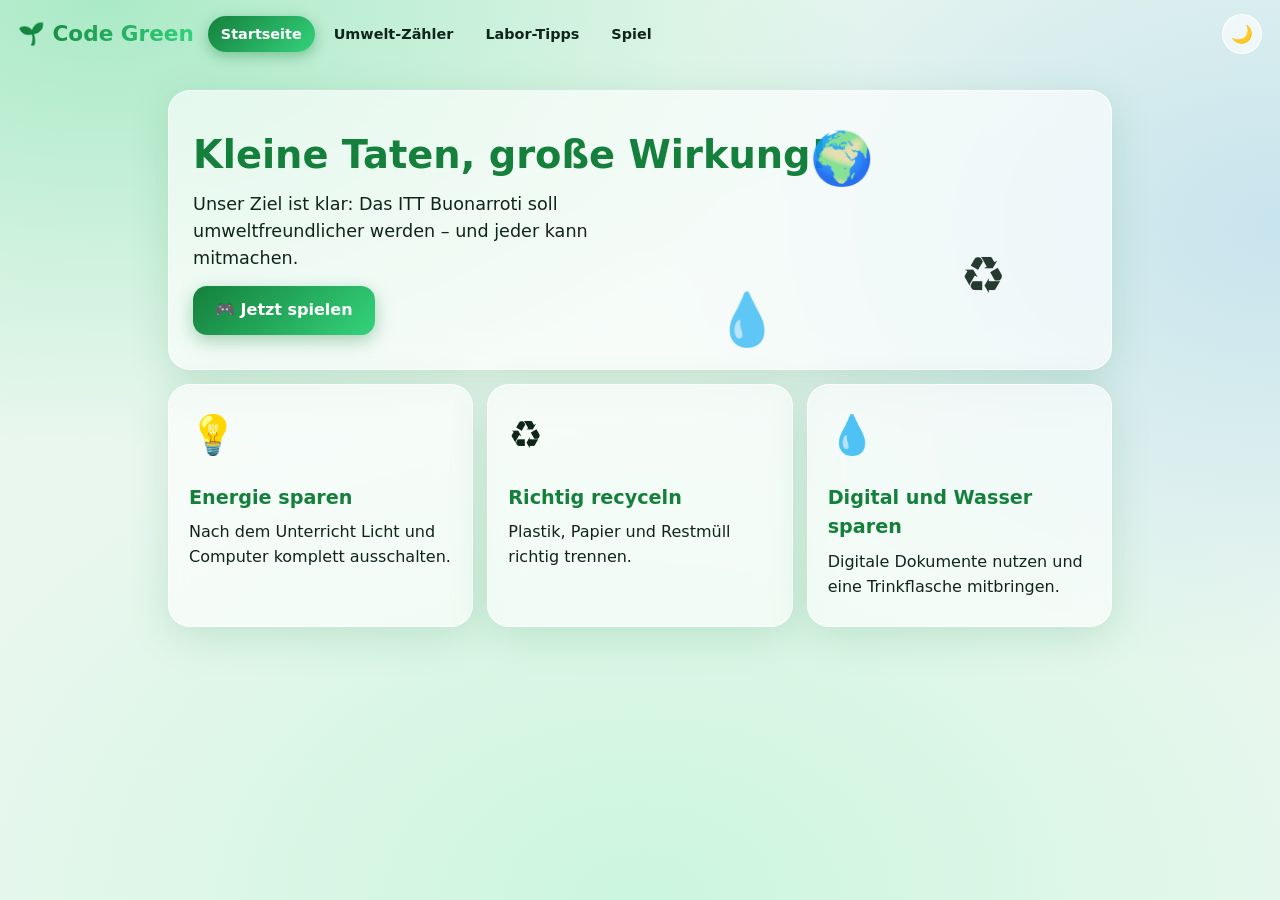
<file: Kleine Taten, große Wirkung – ITT Buonarroti.html>
<!DOCTYPE html>
<html lang="de">
<head>
<meta charset="UTF-8">
<meta name="viewport" content="width=device-width,initial-scale=1,viewport-fit=cover">
<title>Code Green – ITT Buonarroti</title>
<style>
/* ===== Design tokens (hell / dunkel) ===== */
:root{--g1:#14803c;--g2:#34d27b;--hd:#14803c;--tx:#10251a;--mu:#526a5c;--bg:#eaf7ef;--gl:rgba(255,255,255,.62);--bd:rgba(255,255,255,.85);--sh:0 10px 40px rgba(20,128,60,.16);--red:#e5383b;--amb:#f5a300;--blu:#2b8be6;color-scheme:light}
:root[data-theme=dark]{--g1:#1fa355;--hd:#6ff0a8;--tx:#e8f7ee;--mu:#93b3a0;--bg:#07120c;--gl:rgba(20,44,30,.58);--bd:rgba(255,255,255,.09);--sh:0 10px 40px rgba(0,0,0,.55);color-scheme:dark}
*{box-sizing:border-box;margin:0}
html{scroll-padding-top:90px}
body{font-family:system-ui,-apple-system,"Segoe UI",Roboto,sans-serif;color:var(--tx);background:var(--bg);line-height:1.55;min-height:100vh;transition:background .4s,color .4s;
background-image:radial-gradient(60% 50% at 8% 0,rgba(52,210,123,.35),transparent),radial-gradient(50% 50% at 100% 25%,rgba(43,139,230,.18),transparent),radial-gradient(60% 60% at 50% 100%,rgba(124,242,176,.28),transparent);background-attachment:fixed}
h1{font-size:clamp(1.7rem,4vw,2.4rem);color:var(--hd);margin-bottom:6px}h2{color:var(--hd);font-size:1.2rem;margin:18px 0 8px}p{margin:6px 0}
/* ===== Header (schrumpft beim Scrollen) ===== */
.h{position:sticky;top:0;z-index:20;display:flex;flex-wrap:wrap;align-items:center;gap:8px 14px;padding:calc(14px + env(safe-area-inset-top,0px)) 18px 10px;transition:.3s}
.h.sc{padding-top:calc(6px + env(safe-area-inset-top,0px));padding-bottom:6px;background:var(--gl);backdrop-filter:blur(18px) saturate(1.5);-webkit-backdrop-filter:blur(18px) saturate(1.5);border-bottom:1px solid var(--bd);box-shadow:var(--sh)}
.logo{font-weight:800;font-size:1.35rem;transition:.3s;background:linear-gradient(90deg,var(--g1),var(--g2));-webkit-background-clip:text;background-clip:text;color:transparent}.sc .logo{font-size:1.05rem}
nav{display:flex;flex-wrap:wrap;gap:6px;flex:1 1 auto}
nav a{white-space:nowrap;padding:7px 13px;border-radius:99px;text-decoration:none;color:var(--tx);font-size:.9rem;font-weight:600;transition:.25s}
nav a:hover{background:var(--gl)}nav a.on{background:linear-gradient(135deg,var(--g1),var(--g2));color:#fff;box-shadow:0 4px 14px rgba(20,128,60,.4)}
.ib{border:1px solid var(--bd);background:var(--gl);border-radius:50%;width:40px;height:40px;font-size:1.1rem;cursor:pointer;transition:transform .4s}.ib:hover{transform:rotate(25deg) scale(1.1)}
main{max-width:980px;margin:0 auto;padding:12px 18px calc(60px + env(safe-area-inset-bottom,0px))}
.page{display:none}.page.on{display:block;animation:in .5s cubic-bezier(.2,.9,.3,1)}@keyframes in{from{opacity:0;transform:translateY(14px)}}
/* ===== Glas-Karten, Buttons, Badges ===== */
.c{background:var(--gl);backdrop-filter:blur(16px);-webkit-backdrop-filter:blur(16px);border:1px solid var(--bd);border-radius:22px;box-shadow:var(--sh);padding:20px;margin:14px 0}
.grid{display:grid;grid-template-columns:repeat(auto-fit,minmax(210px,1fr));gap:14px;margin:14px 0}.grid .c{margin:0}
.b{display:inline-block;border:0;border-radius:14px;padding:12px 22px;font:inherit;font-weight:700;color:#fff;text-decoration:none;cursor:pointer;background:linear-gradient(135deg,var(--g1),var(--g2));box-shadow:0 6px 18px rgba(20,128,60,.35);transition:transform .15s,box-shadow .2s}
.b:hover{transform:translateY(-2px);box-shadow:0 10px 24px rgba(20,128,60,.45)}.b:active{transform:scale(.95)}.b:disabled{opacity:.45;pointer-events:none}
.bg{display:inline-block;padding:3px 11px;border-radius:99px;font-size:.75rem;font-weight:700;color:#fff}
.pr{height:14px;border-radius:9px;background:rgba(127,127,127,.2);overflow:hidden;margin:8px 0}.pr i{display:block;height:100%;width:0;border-radius:9px;background:linear-gradient(90deg,var(--g1),var(--g2));transition:width 1.2s cubic-bezier(.2,.9,.2,1)}
/* ===== Home ===== */
.hero{position:relative;overflow:hidden;padding:34px 24px}.hero p{max-width:480px;margin-bottom:14px;font-size:1.1rem}
.fl{position:absolute;font-size:3.2rem;opacity:.9;pointer-events:none}@keyframes fl{50%{transform:translateY(-16px) rotate(10deg)}}
.tilt{display:block;text-decoration:none;color:inherit;transition:transform .15s ease-out,box-shadow .3s;transform-style:preserve-3d;position:relative;overflow:hidden}
.tilt::after{content:"";position:absolute;inset:0;background:radial-gradient(circle at var(--mx,50%) var(--my,0),rgba(255,255,255,.35),transparent 55%);opacity:0;transition:opacity .3s}.tilt:hover::after{opacity:1}
.tilt em{font-style:normal;font-size:2.4rem;display:inline-block}
/* ===== Zähler ===== */
.st b{display:block;font-size:2.6rem;line-height:1.1;color:var(--hd)}
.chart{display:flex;align-items:flex-end;gap:10px;height:220px}
.chart button{flex:1;height:100%;display:flex;flex-direction:column;justify-content:flex-end;align-items:center;gap:3px;background:none;border:0;cursor:pointer;color:var(--mu);font:inherit;font-size:.8rem}
.chart i{display:block;width:100%;height:0;border-radius:12px 12px 4px 4px;background:linear-gradient(0deg,var(--g1),var(--g2));opacity:.5;transition:height .9s cubic-bezier(.2,.9,.2,1),opacity .2s,filter .2s}
.chart button:hover i{opacity:.8}.chart button.on i{opacity:1;filter:drop-shadow(0 0 10px var(--g2))}.chart b{color:var(--tx)}
.det{margin-top:12px;padding:12px 14px;border-radius:14px;background:rgba(52,210,123,.15)}
/* ===== Karte ===== */
.map{position:relative;margin-top:8px}.map svg{display:block;width:100%}.rm{fill:rgba(52,210,123,.14);stroke:var(--g2);stroke-width:2}.map text{fill:var(--tx);font-size:14px;text-anchor:middle}
.pin{position:absolute;width:34px;height:34px;margin:-17px 0 0 -17px;border-radius:50%;border:3px solid #fff;background:var(--c);font-size:15px;cursor:pointer;box-shadow:0 4px 12px rgba(0,0,0,.3);transition:transform .25s;z-index:2}
.pin::before,.pin::after{content:"";position:absolute;inset:-3px;border-radius:50%;border:2px solid var(--c);opacity:0;animation:ping 2.2s infinite}.pin::after{animation-delay:1.1s}
@keyframes ping{0%{transform:scale(1);opacity:.9}100%{transform:scale(2.7);opacity:0}}.pin:hover,.pin.on{transform:scale(1.2)}
.tt{position:absolute;z-index:4;width:max-content;max-width:min(230px,70%);padding:12px 14px;border-radius:16px;background:var(--bg);border:1px solid var(--g2);box-shadow:var(--sh);opacity:0;pointer-events:none;transition:left .45s cubic-bezier(.3,1.3,.5,1),top .45s cubic-bezier(.3,1.3,.5,1),opacity .25s}.tt.on{opacity:1}
.lg span{margin-right:16px;font-size:.9rem}.lg i{display:inline-block;width:12px;height:12px;border-radius:50%;margin-right:5px}
/* ===== Melden ===== */
.fw{position:relative;overflow:hidden}.f{margin-bottom:14px}.f label{display:block;font-weight:700;margin-bottom:4px}
.f input,.f select,.f textarea{width:100%;padding:12px;border-radius:12px;border:2px solid rgba(127,127,127,.3);background:var(--gl);color:var(--tx);font:inherit;transition:.25s}
.f input:focus,.f textarea:focus,.f select:focus{outline:0;border-color:var(--blu);box-shadow:0 0 0 4px rgba(43,139,230,.2)}
.f.ok input,.f.ok textarea{border-color:var(--g2)}.f.bad input,.f.bad textarea{border-color:var(--red);animation:shk .35s}.f small{color:var(--mu);font-size:.8rem}.f.ok small{color:var(--g2)}.f.bad small{color:var(--red)}
.done{position:absolute;inset:0;display:flex;flex-direction:column;align-items:center;justify-content:center;background:var(--bg);opacity:0;pointer-events:none;transition:opacity .3s}.done.on{opacity:1}
.done svg{width:90px;fill:none;stroke:var(--g2);stroke-width:3;stroke-linecap:round}.done circle{stroke-dasharray:150;stroke-dashoffset:150}.done path{stroke-dasharray:40;stroke-dashoffset:40}
.done.on circle{animation:dr .7s forwards}.done.on path{animation:dr .4s .6s forwards}@keyframes dr{to{stroke-dashoffset:0}}
.chip{border:1px solid var(--bd);background:var(--gl);color:var(--tx);border-radius:99px;padding:6px 14px;margin:0 6px 6px 0;font:inherit;font-size:.85rem;font-weight:600;cursor:pointer;transition:.2s}.chip.on{background:var(--g1);color:#fff}
.rp{display:flex;align-items:center;gap:12px;padding:12px 14px;margin:8px 0;border-radius:16px;background:var(--gl);border:1px solid var(--bd)}.rp.new{animation:in .6s}.rp span:first-child{flex:1}
.up{border:2px solid var(--g2);background:none;color:var(--tx);border-radius:12px;padding:5px 11px;font:inherit;font-weight:700;cursor:pointer;transition:.2s}.up:hover{transform:translateY(-2px)}.up.on{background:var(--g2);color:#fff}
/* ===== Labor ===== */
.tp{display:flex;align-items:center;gap:12px;text-align:left;color:var(--tx);font:inherit;cursor:pointer;transition:.35s}.tp:hover{transform:translateY(-3px)}
.tp em{font-style:normal;font-size:1.8rem}.tp span{background:linear-gradient(currentColor,currentColor) 0 55%/0 2px no-repeat;transition:background-size .5s,opacity .4s}
.tp.on{background:linear-gradient(135deg,rgba(20,128,60,.3),rgba(52,210,123,.3));border-color:var(--g2)}.tp.on span{background-size:100% 2px;opacity:.65}
.tp u{margin-left:auto;text-decoration:none;flex:none;width:28px;height:28px;border-radius:50%;display:grid;place-items:center;background:var(--g2);color:#fff;transform:scale(0);transition:transform .4s cubic-bezier(.3,1.8,.5,1)}.tp.on u{transform:scale(1)}
/* ===== Spiel ===== */
.hud{display:flex;flex-wrap:wrap;gap:8px;justify-content:space-between;font-weight:700}.hud span{background:var(--gl);border:1px solid var(--bd);padding:5px 12px;border-radius:99px}
.fire{display:inline-block}@keyframes fr{to{transform:scale(1.3) rotate(10deg)}}
.arena{position:relative;height:clamp(430px,64vh,540px);margin-top:6px;border-radius:20px;overflow:hidden;touch-action:none;user-select:none;-webkit-user-select:none;border:1px solid var(--bd);background:linear-gradient(180deg,rgba(43,139,230,.14),rgba(52,210,123,.2))}
.arena.shake{animation:shk .45s}@keyframes shk{20%{transform:translate(-8px,3px)}40%{transform:translate(7px,-3px)}60%{transform:translate(-5px,2px)}80%{transform:translate(4px,-1px)}}
.it{position:absolute;left:0;top:0;width:76px;height:70px;display:flex;flex-direction:column;align-items:center;justify-content:center;border-radius:20px;background:none;border:0;box-shadow:none;cursor:grab;will-change:transform;z-index:2}
.it span{font-size:2rem;line-height:1.1}.it small{font-size:.72rem;font-weight:700;white-space:nowrap;color:#fff;text-shadow:0 1px 4px rgba(0,0,0,.8)}
.it.drag{cursor:grabbing;z-index:5;scale:1.15;box-shadow:0 18px 36px rgba(0,0,0,.38);filter:drop-shadow(0 10px 12px rgba(0,0,0,.35))}.it.out{transition:opacity .3s,scale .3s;opacity:0;scale:.2;pointer-events:none}
.bins{position:absolute;left:8px;right:8px;bottom:8px;display:flex;gap:6px;z-index:1}
.bin{flex:1;height:86px;border-radius:18px;border:2px dashed var(--c);background:color-mix(in srgb,var(--c) 20%,transparent);display:flex;flex-direction:column;align-items:center;justify-content:center;font-size:.62rem;font-weight:700;transition:transform .2s,background .2s}
.bin b{font-size:1.7rem;font-weight:400}.bin.hov{transform:translateY(-8px) scale(1.07);background:color-mix(in srgb,var(--c) 48%,transparent);border-style:solid}
.bin.good{animation:gd .5s}.bin.bad{animation:bd .5s}@keyframes gd{40%{transform:scale(1.2);background:var(--c)}}@keyframes bd{30%{background:var(--red);transform:translateX(-6px)}60%{transform:translateX(6px)}}
.ov{position:absolute;inset:0;z-index:8;display:flex;flex-direction:column;align-items:center;justify-content:center;gap:8px;text-align:center;padding:14px;background:var(--gl);backdrop-filter:blur(12px);-webkit-backdrop-filter:blur(12px);overflow:auto}.ov.off{display:none}
.sg{display:grid;grid-template-columns:1fr 1fr;gap:8px;width:100%;max-width:320px}.sg div{background:var(--gl);border:1px solid var(--bd);border-radius:14px;padding:8px;font-size:.8rem}.sg b{display:block;font-size:1.5rem;color:var(--hd)}
.bgs{display:flex;flex-wrap:wrap;gap:6px;justify-content:center}.bdg{padding:4px 11px;border-radius:99px;font-size:.78rem;font-weight:700;background:linear-gradient(135deg,var(--amb),#ffd36b);color:#3a2a00}.bdg.lock{filter:grayscale(1);opacity:.35}.bdg.new{animation:fr .5s 4 alternate}
#fx{position:fixed;inset:0;pointer-events:none;z-index:50}
.pop{position:fixed;z-index:60;pointer-events:none;font-weight:900;font-size:1.6rem;text-shadow:0 2px 8px rgba(0,0,0,.4);animation:pp 1.1s cubic-bezier(.2,.9,.3,1) forwards}
@keyframes pp{0%{transform:translate(-50%,-50%) scale(.3);opacity:0}25%{transform:translate(-50%,-90%) scale(1.6);opacity:1}45%{transform:translate(-50%,-110%) scale(1)}100%{transform:translate(-50%,-260%);opacity:0}}
details{margin-top:12px;padding:10px 14px;border-radius:14px;background:rgba(52,210,123,.12)}summary{cursor:pointer;font-weight:700;color:var(--hd)}details p{margin-top:8px;color:var(--mu)}
@media(prefers-reduced-motion:reduce){*{animation-duration:.01ms!important;animation-iteration-count:1!important;transition-duration:.01ms!important}}
</style>
</head>
<body>
<canvas id="fx"></canvas>
<header class="h" id="hdr">
  <div class="logo">🌱 Code Green</div>
  <nav>
    <a href="#home" data-p="home">Startseite</a><a href="#zaehler" data-p="zaehler">Umwelt-Zähler</a>
    <a href="#labor" data-p="labor">Labor-Tipps</a><a href="#spiel" data-p="spiel">Spiel</a>
  </nav>
  <button class="ib" id="theme" aria-label="Hell/Dunkel">🌙</button>
</header>
<main>

<!-- ===== HOME ===== -->
<section class="page" id="home">
  <div class="c hero">
    <span class="fl" style="left:68%;top:10%">🌍</span><span class="fl" style="left:84%;top:52%;animation-delay:-1.6s">♻️</span><span class="fl" style="left:58%;top:68%;animation-delay:-3s">💧</span>
    <h1>Kleine Taten, große Wirkung!</h1>
    <p>Unser Ziel ist klar: Das ITT Buonarroti soll umweltfreundlicher werden – und jeder kann mitmachen.</p>
    <a class="b" href="#spiel">🎮 Jetzt spielen</a>
  </div>
  <div class="grid"><a class="c tilt" href="#energie"><em>💡</em><h2>Energie sparen</h2><p>Nach dem Unterricht Licht und Computer komplett ausschalten.</p></a><a class="c tilt" href="#recycling"><em>♻️</em><h2>Richtig recyceln</h2><p>Plastik, Papier und Restmüll richtig trennen.</p></a><a class="c tilt" href="#wasser"><em>💧</em><h2>Digital und Wasser sparen</h2><p>Digitale Dokumente nutzen und eine Trinkflasche mitbringen.</p></a></div>
  
</section>

<!-- ===== ENERGIE (Sprecher 1) ===== -->
<section class="page" id="energie">
  <h1>1 · Energie sparen</h1>
  <div class="c">
    <span class="bg" style="background:var(--g1)">🎤 Sprecher 1</span>
    <p style="font-size:1.05rem;margin-top:12px">„Hallo zusammen! Heute präsentieren wir unser Poster mit dem Titel: ‚Kleine Taten, große Wirkung!‘ Unser Ziel ist klar: Das ITT Buonarroti soll umweltfreundlicher werden – und jeder kann mitmachen. Ich beginne mit dem ersten Punkt: Energie sparen. Nach dem Unterricht sollten wir immer das Licht und die Computer komplett ausschalten und den Standby-Modus vermeiden. Außerdem ist es wichtig, die Heizung zu prüfen und die Fenster zu schließen, wenn es warm ist. So sparen wir zusammen viel Energie.“</p>
    <details><summary>🇮🇹 Traduzione italiana</summary><p>«Ciao a tutti! Oggi presentiamo il nostro poster intitolato: "Piccole azioni, grande impatto!". Il nostro obiettivo è chiaro: l'ITT Buonarroti deve diventare più ecologico – e tutti possono partecipare. Inizio io con il primo punto: risparmiare energia. Dopo le lezioni dovremmo sempre spegnere completamente la luce e i computer ed evitare la modalità standby. Inoltre, è importante controllare il riscaldamento e chiudere le finestre quando fa caldo. Così risparmiamo molta energia insieme.»</p></details>
  </div>
  <div class="c"><h2>Die Regeln</h2>
    <span class="chip">💡 Licht aus</span><span class="chip">🖥️ Computer ganz aus</span><span class="chip">⏻ Kein Standby</span><span class="chip">🌡️ Heizung prüfen</span><span class="chip">🪟 Fenster bei Wärme zu</span>
  </div>
</section>

<!-- ===== RECYCLING (Sprecher 2) ===== -->
<section class="page" id="recycling">
  <h1>2 · Richtig recyceln</h1>
  <div class="c">
    <span class="bg" style="background:var(--g1)">🎤 Sprecher 2</span>
    <p style="font-size:1.05rem;margin-top:12px">„Danke! Ich mache weiter mit dem zweiten Bereich: Richtig recyceln. Wir müssen unseren Müll immer richtig in Plastik, Papier und Restmüll trennen. Alte elektronische Geräte gehören niemals in den normalen Müll, sondern in spezielle Sammelboxen.“</p>
    <details><summary>🇮🇹 Traduzione italiana</summary><p>«Grazie! Continuo io con il secondo ambito: riciclare correttamente. Dobbiamo sempre separare bene i rifiuti in plastica, carta e indifferenziata. I vecchi dispositivi elettronici non vanno mai nei rifiuti normali, ma negli appositi contenitori di raccolta.»</p></details>
  </div>
  <div class="c"><h2>Die Tonnen</h2>
    <span class="chip">🧴 Plastik</span><span class="chip">📄 Papier</span><span class="chip">🗑️ Restmüll</span><span class="chip">⚡ Elektroschrott-Box</span>
  </div>
  <p>Die Elektroschrott-Boxen findest du auf der Karte unter <a href="#karte">Schule mitgestalten</a>.</p>
</section>

<!-- ===== WASSER & DIGITAL (Sprecher 2) ===== -->
<section class="page" id="wasser">
  <h1>3 · Digital und Wasser sparen</h1>
  <div class="c">
    <span class="bg" style="background:var(--g1)">🎤 Sprecher 2</span>
    <p style="font-size:1.05rem;margin-top:12px">„Der dritte Punkt heißt Digital und Wasser sparen: Wir sollten mehr digitale Dokumente statt Papier nutzen und eine Trinkflasche mitbringen, um sie an den Wasserspendern der Schule aufzufüllen.“</p>
    <details><summary>🇮🇹 Traduzione italiana</summary><p>«Il terzo punto si chiama risparmiare digitale e acqua: dovremmo usare più documenti digitali invece della carta e portare una nostra borraccia da riempire ai distributori d'acqua della scuola.»</p></details>
  </div>
  <div class="c"><h2>Das machst du</h2>
    <span class="chip">📱 Digital statt Papier</span><span class="chip">💧 Eigene Trinkflasche</span><span class="chip">🚰 Wasserspender nutzen</span>
  </div>
</section>

<!-- ===== ZÄHLER ===== -->
<section class="page" id="zaehler">
  <h1>Der Umwelt-Zähler</h1>
  <p><b>Unsere Ziele:</b> Wir möchten 500 Plastikflaschen pro Monat und 20 Prozent Papier sparen.</p>
  <div class="grid">
    <div class="c st"><b data-n="500">0</b>Ziel: Plastikflaschen pro Monat</div>
    <div class="c st"><b>20 %</b>Ziel: weniger Papier</div>
    <div class="c st"><b data-n="35">0</b>Ziel: kg Elektroschrott sammeln</div>
  </div>
  <div class="c"><h2>Unser Ziel: Plastikflaschen pro Monat</h2><p style="color:var(--mu)">Tippe auf einen Balken.</p><div class="chart" id="chart"></div><div class="det" id="det"></div>
    <p style="color:var(--mu);font-size:.8rem">Geplante Zielwerte (Beispiel): bitte anpassen.</p></div>
  <div class="c"><h2>Unser Ziel für das Schuljahr</h2><p id="goalT"></p></div>
</section>

<!-- ===== KARTE ===== -->
<section class="page" id="karte">
  <h1>Schule mitgestalten: Die interaktive Karte</h1>
  <p>Unter ‚Schule mitgestalten‘ findet ihr unsere interaktive Schulkarte, um Wasserspender und Müllboxen schnell zu entdecken.</p>
  <div class="c">
    <div class="map" id="map">
      <svg viewBox="0 0 600 340" role="img" aria-label="Plan der Schule">
        <rect class="rm" x="20" y="20" width="560" height="60" rx="12"/><text x="300" y="56">Haupteingang / Flur</text>
        <rect class="rm" x="20" y="100" width="170" height="200" rx="12"/><text x="105" y="205">Klassen</text>
        <rect class="rm" x="210" y="100" width="170" height="200" rx="12"/><text x="295" y="205">Labor</text>
        <rect class="rm" x="400" y="100" width="180" height="200" rx="12"/><text x="490" y="205">Mensa / Aula</text>
      </svg>
      <div class="tt" id="tt"></div>
    </div>
    <div class="lg" style="margin-top:12px"><span><i style="background:var(--blu)"></i>Wasserspender</span><span><i style="background:var(--amb)"></i>Elektroschrott-Box</span></div>
    <p style="color:var(--mu);font-size:.8rem">Schematischer Plan: Positionen bitte an die echte Schule anpassen.</p>
  </div>
</section>

<!-- ===== MELDEN ===== -->
<section class="page" id="melden">
  <h1>Probleme melden</h1>
  <p>Hilf uns! Brennt das Licht im Flur unnötig? Ist ein Fenster kaputt? Schreib es hier in das Formular. Wir leiten die Info an den Hausmeister weiter.</p>
  <div class="c fw">
    <form id="fm" novalidate>
      <div class="f"><label for="ort">Wo ist das Problem?</label><input id="ort" placeholder="z. B. Flur, 2. Stock" autocomplete="off"><small>Mindestens 3 Zeichen</small></div>
      <div class="f"><label for="art">Was ist das Problem?</label><select id="art"><option>Licht brennt unnötig</option><option>Fenster ist kaputt</option><option>Wasserhahn tropft</option><option>Heizung läuft bei offenem Fenster</option><option>Anderes</option></select></div>
      <div class="f"><label for="txt">Beschreibung</label><textarea id="txt" rows="4" placeholder="Was siehst du genau?"></textarea><small>Mindestens 10 Zeichen</small></div>
      <button class="b" id="send" disabled>Senden ✉️</button>
    </form>
    <div class="done" id="done"><svg viewBox="0 0 52 52"><circle cx="26" cy="26" r="23"/><path d="M14 27l8 8 16-17"/></svg><h2>Danke!</h2><p>Wir leiten die Info an den Hausmeister weiter.</p></div>
  </div>
  <h2>Meldungen der Schüler</h2>
  <div id="chips"></div><div id="rep"></div>
</section>

<!-- ===== LABOR ===== -->
<section class="page" id="labor">
  <h1>Labor-Tipps</h1>
  <p>Tipps für das Labor: Bitte schalte den Computer nach dem Unterricht komplett aus. Wirf elektronische Bauteile nicht in den normalen Müll.</p>
  <div class="c"><div class="pr"><i id="lp"></i></div><p id="lt"></p></div>
  <div class="grid" id="tips"></div>
</section>

<!-- ===== SPIEL ===== -->
<section class="page" id="spiel">
  <h1>Mülltrennungs-Spiel 🎮</h1>
  <p>Ziehe jeden Gegenstand in die Tonne mit der gleichen Farbe. Mit einer Serie gibt es mehr Punkte, aber die Gegenstände werden schneller!</p>
  <div class="c">
    <div class="hud"><span id="hS">⭐ 0</span><span id="hC">✨ Serie 0 · x1</span><span id="hL">❤️❤️❤️</span><span id="hV">Level 1</span></div>
    <div class="pr"><i id="hP"></i></div>
    <div class="arena" id="arena"><div class="bins" id="bins"></div><div class="ov" id="ov"></div></div>
  </div>
</section>

</main>

<script>
/* ===== Helfer ===== */
const $=s=>document.querySelector(s),$$=s=>[...document.querySelectorAll(s)];
const store={get(k,d){try{const v=localStorage.getItem(k);return v===null?d:JSON.parse(v)}catch(e){return d}},set(k,v){try{localStorage.setItem(k,JSON.stringify(v))}catch(e){}}};

/* ===== Theme: System-Einstellung oder manueller Schalter ===== */
function setTheme(t,save){document.documentElement.dataset.theme=t;$('#theme').textContent=t==='dark'?'☀️':'🌙';if(save)store.set('cg-theme',t)}
setTheme(store.get('cg-theme',matchMedia('(prefers-color-scheme: dark)').matches?'dark':'light'));
$('#theme').onclick=()=>setTheme(document.documentElement.dataset.theme==='dark'?'light':'dark',true);
addEventListener('scroll',()=>$('#hdr').classList.toggle('sc',scrollY>20),{passive:true});

/* ===== Effekte: Konfetti (Canvas) + schwebende Zahlen ===== */
const cv=$('#fx'),cx=cv.getContext('2d');let P=[],fxRaf=0;
function fit(){cv.width=innerWidth;cv.height=innerHeight}fit();addEventListener('resize',fit);
function burst(x,y,n=28){const cols=['#34d27b','#7cf2b0','#f5a300','#2b8be6','#ffffff'];
  for(let i=0;i<n;i++){const a=Math.random()*6.28,s=2+Math.random()*7;P.push({x,y,vx:Math.cos(a)*s,vy:Math.sin(a)*s-3,l:1,r:3+Math.random()*4,c:cols[i%5],g:Math.random()*6})}
  if(!fxRaf)fxRaf=requestAnimationFrame(tickFx)}
function tickFx(){cx.clearRect(0,0,cv.width,cv.height);P=P.filter(p=>p.l>0);
  P.forEach(p=>{p.x+=p.vx;p.y+=p.vy;p.vy+=.26;p.vx*=.985;p.l-=.017;cx.globalAlpha=Math.max(p.l,0);cx.fillStyle=p.c;cx.save();cx.translate(p.x,p.y);cx.rotate(p.g+=.2);cx.fillRect(-p.r,-p.r/2,p.r*2,p.r);cx.restore()});
  fxRaf=P.length?requestAnimationFrame(tickFx):0}
function pop(x,y,t,c){const d=document.createElement('div');d.className='pop';d.textContent=t;d.style.cssText=`left:${x}px;top:${y}px;color:${c}`;document.body.appendChild(d);setTimeout(()=>d.remove(),1100)}
function count(el,to){const t0=performance.now();(function f(t){const k=Math.min((t-t0)/1100,1);el.textContent=Math.round(to*(1-Math.pow(1-k,3)));if(k<1)requestAnimationFrame(f)})(t0)}

/* ===== Router (#hash) ===== */
const pages=['home','energie','recycling','wasser','zaehler','karte','melden','labor','spiel'];
function route(){const h=location.hash.slice(1),id=pages.includes(h)?h:'home';
  $$('.page').forEach(p=>p.classList.toggle('on',p.id===id));$$('nav a').forEach(a=>a.classList.toggle('on',a.dataset.p===id));
  scrollTo(0,0);if(id==='zaehler')enterStats();if(id!=='spiel')stopGame()}
addEventListener('hashchange',route);
/* Fallback: i link interni aprono la pagina direttamente, anche se il cambio hash è bloccato */
document.addEventListener('click',e=>{const a=e.target.closest('a[href^="#"]');if(!a)return;e.preventDefault();const h=a.getAttribute('href');if(location.hash!==h)history.replaceState(null,'',h);route()});

/* ===== Home: 3D-Tilt ===== */
$$('.tilt').forEach(el=>{
  el.addEventListener('pointermove',e=>{const r=el.getBoundingClientRect(),x=(e.clientX-r.left)/r.width-.5,y=(e.clientY-r.top)/r.height-.5;
    el.style.transform=`perspective(700px) rotateY(${x*14}deg) rotateX(${-y*14}deg) translateZ(8px)`;el.style.setProperty('--mx',x*100+50+'%');el.style.setProperty('--my',y*100+50+'%')});
  el.addEventListener('pointerleave',()=>el.style.transform='')});

/* ===== Zähler ===== */
const M=[['Sep',80],['Okt',150],['Nov',260],['Dez',110],['Jan',200],['Feb',500]],SUM=M.reduce((a,m)=>a+m[1],0);
$('#chart').innerHTML=M.map((m,k)=>`<button data-k="${k}"><b>${m[1]}</b><i data-h="${m[1]/500*78}"></i>${m[0]}</button>`).join('');
function pick(k){$$('#chart button').forEach((b,i)=>b.classList.toggle('on',i===k));const v=M[k][1],p=k?M[k-1][1]:0,d=p?Math.round((v-p)/p*100):0;
  $('#det').innerHTML=`<b>${M[k][0]}</b>: ${v} Flaschen sparen (Ziel) `+(k?`<span class="bg" style="background:${d>=0?'var(--g1)':'var(--red)'}">${d>=0?'+':''}${d} % zum Vormonat</span>`:'')}
$('#chart').addEventListener('click',e=>{const b=e.target.closest('button');if(b)pick(+b.dataset.k)});
function enterStats(){$$('[data-n]').forEach(e=>count(e,+e.dataset.n));pick(M.length-1);
  $$('#chart i').forEach(i=>i.style.height='0');
  requestAnimationFrame(()=>requestAnimationFrame(()=>{$$('#chart i').forEach((i,k)=>{i.style.transitionDelay=k*90+'ms';i.style.height=i.dataset.h+'%'})}));
  $('#goalT').textContent='Wir möchten im Schuljahr 2.000 Plastikflaschen sparen.'}

/* ===== Karte ===== */
const PINS=[[25,14.7,'--blu','💧','Wasserspender im Flur','Hier füllst du deine Trinkflasche auf.'],[75,14.7,'--blu','💧','Wasserspender in der Mensa','Auch hier gibt es frisches Wasser.'],
  [50,47,'--amb','⚡','Elektroschrott-Box im Labor','Alte Kabel, Batterien und Bauteile gehören hierher.'],[17.5,76.5,'--amb','⚡','Elektroschrott-Box bei den Klassen','Praktisch für kaputte Ladekabel und Batterien.']];
$('#map').insertAdjacentHTML('beforeend',PINS.map((p,i)=>`<button class="pin" data-i="${i}" style="left:${p[0]}%;top:${p[1]}%;--c:var(${p[2]})" aria-label="${p[4]}">${p[3]}</button>`).join(''));
$('#map').addEventListener('click',e=>{const b=e.target.closest('.pin'),tt=$('#tt');
  if(!b){tt.classList.remove('on');$$('.pin').forEach(x=>x.classList.remove('on'));return}
  const p=PINS[+b.dataset.i],sh=p[0]<30?-15:p[0]>70?-85:-50;$$('.pin').forEach(x=>x.classList.toggle('on',x===b));
  tt.innerHTML=`<b>${p[3]} ${p[4]}</b><br>${p[5]}`;tt.style.left=p[0]+'%';tt.style.top=p[1]+'%';tt.style.transform=`translate(${sh}%,calc(-100% - 30px))`;tt.classList.add('on')});

/* ===== Melden: Live-Validierung, Upvotes, Filter ===== */
const ST=[['Neu','#2b8be6'],['In Arbeit','#f5a300'],['Erledigt','#14803c']],rules={ort:v=>v.trim().length>=3,txt:v=>v.trim().length>=10};
let R=[{id:1,t:'Licht im Flur (1. Stock) brennt tagsüber',s:0,v:7},{id:2,t:'Fenster in Klasse 3B lässt sich nicht schließen',s:1,v:4},{id:3,t:'Wasserhahn in der Toilette tropft',s:2,v:2}],nid=4,flt=-1,lastId=0;
function val(id){const el=$('#'+id),ok=rules[id](el.value),f=el.closest('.f');f.classList.toggle('ok',ok);f.classList.toggle('bad',!ok&&el.value.length>0);return ok}
function chk(){$('#send').disabled=!(rules.ort($('#ort').value)&&rules.txt($('#txt').value))}
['ort','txt'].forEach(id=>$('#'+id).addEventListener('input',()=>{val(id);chk()}));
$('#fm').addEventListener('submit',e=>{e.preventDefault();if($('#send').disabled)return;
  R.unshift({id:lastId=nid++,t:`${$('#art').value} – ${$('#ort').value.trim()}`,s:0,v:0});flt=-1;renderRep();
  const r=$('#send').getBoundingClientRect();burst(r.left+r.width/2,r.top,40);$('#done').classList.add('on');
  setTimeout(()=>{$('#done').classList.remove('on');$('#fm').reset();$$('.f').forEach(f=>f.classList.remove('ok','bad'));chk()},2200)});
function renderRep(){
  $('#chips').innerHTML=[['Alle',-1],...ST.map((s,i)=>[s[0],i])].map(([n,i])=>`<button class="chip ${flt===i?'on':''}" data-f="${i}">${n}</button>`).join('');
  $('#rep').innerHTML=R.filter(r=>flt<0||r.s===flt).map(r=>`<div class="rp ${r.id===lastId?'new':''}"><span>${r.t}</span><span class="bg" style="background:${ST[r.s][1]}">${ST[r.s][0]}</span><button class="up ${r.up?'on':''}" data-id="${r.id}">▲ ${r.v}</button></div>`).join('')||'<p>Keine Meldungen.</p>'}
$('#chips').addEventListener('click',e=>{const b=e.target.closest('.chip');if(b){flt=+b.dataset.f;lastId=0;renderRep()}});
$('#rep').addEventListener('click',e=>{const b=e.target.closest('.up');if(!b)return;const r=R.find(x=>x.id===+b.dataset.id);r.up=!r.up;r.v+=r.up?1:-1;lastId=0;renderRep()});
renderRep();

/* ===== Labor: Checkliste mit localStorage ===== */
const TIPS=[['💻','Schalte den Computer nach dem Unterricht komplett aus.'],['🔌','Wirf elektronische Bauteile nicht in den normalen Müll.'],['📄','Drucke nur, wenn es wirklich nötig ist. Nutze PDFs.'],['💧','Bring deine eigene Trinkflasche mit.'],['💡','Mach das Licht aus, wenn du den Raum verlässt.']];
let done=store.get('cg-tips',[]);
$('#tips').innerHTML=TIPS.map((t,i)=>`<button class="c tp ${done.includes(i)?'on':''}" data-i="${i}"><em>${t[0]}</em><span>${t[1]}</span><u>✓</u></button>`).join('');
function updTips(){$('#lp').style.width=done.length/TIPS.length*100+'%';$('#lt').textContent=`${done.length} von ${TIPS.length} Tipps erledigt`+(done.length===TIPS.length?' – Super, du bist ein Eco-Profi! 🎉':'')}
$('#tips').addEventListener('click',e=>{const b=e.target.closest('.tp');if(!b)return;const i=+b.dataset.i,on=!done.includes(i);
  done=on?[...done,i]:done.filter(x=>x!==i);store.set('cg-tips',done);b.classList.toggle('on',on);updTips();
  if(on){const r=b.getBoundingClientRect();burst(r.right-30,r.top+r.height/2,done.length===TIPS.length?70:16)}});
updTips();

/* ===== Spiel: fallende Gegenstände + Drag & Drop (Maus und Touch) ===== */
const BIN=[['Elektro','⚡','#f5a300'],['Papier','📄','#2b8be6'],['Plastik','🧴','#ff7a1a'],['Bio','🌿','#2fb35a'],['Restmüll','🗑️','#7a8691']];
const POOL=[['🔋','Batterie',0],['🔌','Kabel',0],['💾','Festplatte',0],['📱','Altes Handy',0],['📰','Zeitung',1],['📦','Karton',1],['🧴','Flasche',2],['🥛','Becher',2],['🍌','Bananenschale',3],['🍂','Laub',3],['🍎','Apfelrest',3],['🚬','Zigarette',4],['🛍️','Müllsack',4]];
const BADGES=[['🌱','Eco-Rookie','Erstes Spiel beendet'],['🏅','Recycling-Meister','90 % Genauigkeit'],['🛡️','Eco-Warrior','Alle Gegenstände geschafft'],['🔥','Flammenmeister','Serie von 8']];
const TOTAL=25,arena=$('#arena'),ov=$('#ov');let G={items:[]},AW=0,AH=0,gRaf=0;
$('#bins').innerHTML=BIN.map((b,i)=>`<div class="bin" data-i="${i}" style="--c:${b[2]}"><b>${b[1]}</b>${b[0]}</div>`).join('');
const mult=()=>Math.min(1+Math.floor(G.streak/3),5);
function showStart(){ov.className='ov';ov.innerHTML=`<div style="font-size:3rem">♻️</div><h2>Bereit?</h2><p>Ziehe die Gegenstände in die richtige Tonne, bevor sie unten ankommen. Du hast 3 Leben.</p><p>🏆 Rekord: <b>${store.get('cg-best',0)}</b></p><button class="b" id="go">Spiel starten</button>`;$('#go').onclick=startGame}
function startGame(){cancelAnimationFrame(gRaf);$$('.it').forEach(e=>e.remove());AW=arena.clientWidth;AH=arena.clientHeight;
  G={run:true,items:[],score:0,streak:0,max:0,lives:3,spawned:0,ok:0,bad:0,miss:0,lvl:1,sp:.3,last:performance.now(),d:null};
  ov.className='ov off';hud();gRaf=requestAnimationFrame(loop)}
function stopGame(){G.run=false;cancelAnimationFrame(gRaf);$$('.it').forEach(e=>e.remove());G.items=[];showStart()}
function hud(){const m=mult(),l=Math.max(G.lives,0);$('#hS').textContent='⭐ '+G.score;
  $('#hC').innerHTML=(G.streak>=3?`<span class="fire" style="font-size:${1+m*.18}rem">🔥</span>`:'✨')+` Serie ${G.streak} · x${m}`;
  $('#hL').textContent='❤️'.repeat(l)+'🖤'.repeat(3-l);$('#hV').textContent='Level '+G.lvl;$('#hP').style.width=(G.ok+G.bad+G.miss)/TOTAL*100+'%'}
function spawn(){const p=POOL[Math.random()*POOL.length|0],el=document.createElement('div');el.className='it';el.style.setProperty('--c',BIN[p[2]][2]);el.innerHTML=`<span>${p[0]}</span><small>${p[1]}</small>`;
  const it={el,b:p[2],x:Math.random()*(AW-80),y:-80,v:80+Math.random()*25,r:Math.random()*40-20,w:Math.random()*40-20,ph:Math.random()*6,drag:false};
  el._it=it;arena.appendChild(el);G.items.push(it);G.spawned++}
const paint=it=>it.el.style.transform=`translate3d(${it.x}px,${it.y}px,0) rotate(${it.drag?0:it.r}deg)`;
function drop_(it){G.items=G.items.filter(i=>i!==it);it.el.classList.add('out');setTimeout(()=>it.el.remove(),300)}
function loop(t){
  if(!G.run)return;
  const dt=Math.min((t-G.last)/1000,.05);G.last=t;
  const k=1+G.lvl*.1+Math.min(G.streak,12)*.03; /* Tempo steigt mit Level und Serie */
  if((G.sp-=dt)<=0&&G.spawned<TOTAL){spawn();G.sp=Math.max(.8,2.1-G.lvl*.18)}
  for(const it of [...G.items]){
    if(!it.drag){it.y+=it.v*k*dt;it.r+=it.w*dt*.5;it.x=Math.max(0,Math.min(AW-76,it.x+Math.sin(t/450+it.ph)*18*dt))}
    paint(it);if(!it.drag&&it.y>AH-135)missed(it)}
  if(G.lives<=0)return endGame(false);
  if(G.spawned>=TOTAL&&!G.items.length)return endGame(true);
  gRaf=requestAnimationFrame(loop)}
function missed(it){const r=it.el.getBoundingClientRect();drop_(it);G.streak=0;G.lives--;G.miss++;pop(r.left+38,r.top+20,'💔 Verpasst','#e5383b');navigator.vibrate&&navigator.vibrate(60);hud()}
const binAt=(x,y)=>$$('.bin').find(b=>{const r=b.getBoundingClientRect();return x>=r.left&&x<=r.right&&y>=r.top-30&&y<=r.bottom+10});
arena.addEventListener('pointerdown',e=>{const el=e.target.closest('.it');if(!el||!G.run)return;const it=el._it,r=arena.getBoundingClientRect();
  it.drag=true;it.ox=e.clientX-r.left-it.x;it.oy=e.clientY-r.top-it.y;G.d=it;el.classList.add('drag');arena.setPointerCapture(e.pointerId)});
arena.addEventListener('pointermove',e=>{const it=G.d;if(!it)return;const r=arena.getBoundingClientRect();
  it.x=Math.max(0,Math.min(AW-76,e.clientX-r.left-it.ox));it.y=Math.max(-20,Math.min(AH-60,e.clientY-r.top-it.oy));
  const b=binAt(e.clientX,e.clientY);$$('.bin').forEach(x=>x.classList.toggle('hov',x===b))});
function release(e){const it=G.d;if(!it)return;G.d=null;it.drag=false;it.el.classList.remove('drag');$$('.bin').forEach(x=>x.classList.remove('hov'));
  const b=binAt(e.clientX,e.clientY);if(!b)return;const r=b.getBoundingClientRect(),cx_=r.left+r.width/2,cy=r.top+r.height/2;drop_(it);
  if(+b.dataset.i===it.b){ /* richtig: Punkte, Konfetti, Combo */
    G.ok++;G.streak++;G.max=Math.max(G.max,G.streak);const m=mult(),pts=10*m,lv=1+Math.floor(G.ok/4);G.score+=pts;
    b.classList.remove('bad');void b.offsetWidth;b.classList.add('good');burst(cx_,cy,24+m*8);pop(cx_,cy,'+'+pts,'#34d27b');
    if(G.streak%3===0)setTimeout(()=>pop(cx_,cy-45,`🔥 COMBO x${m}!`,'#f5a300'),200);
    if(lv>G.lvl){G.lvl=lv;const a=arena.getBoundingClientRect();setTimeout(()=>pop(a.left+a.width/2,a.top+a.height/2,'LEVEL '+lv+' ⚡','#2b8be6'),400)}
  }else{ /* falsch: Wackeln, rotes Blinken, Leben weg */
    G.bad++;G.streak=0;G.lives--;b.classList.remove('good');void b.offsetWidth;b.classList.add('bad');
    arena.classList.remove('shake');void arena.offsetWidth;arena.classList.add('shake');pop(cx_,cy,'✖ '+BIN[it.b][0],'#e5383b');navigator.vibrate&&navigator.vibrate(90)}
  hud()}
arena.addEventListener('pointerup',release);arena.addEventListener('pointercancel',release);
addEventListener('resize',()=>{AW=arena.clientWidth;AH=arena.clientHeight});
function endGame(win){G.run=false;cancelAnimationFrame(gRaf);
  const n=G.ok+G.bad+G.miss,acc=n?Math.round(G.ok/n*100):0,best=store.get('cg-best',0),rec=G.score>best;if(rec)store.set('cg-best',G.score);
  const have=store.get('cg-badges',[]),fresh=[];[true,acc>=90&&n>=10,win,G.max>=8].forEach((e,i)=>{if(e&&!have.includes(i)){have.push(i);fresh.push(i)}});store.set('cg-badges',have);
  ov.className='ov';ov.innerHTML=`<div style="font-size:3rem">${win?'🏆':'🌍'}</div><h2>${win?'Gewonnen!':'Game Over'}</h2>${rec?'<span class="bg" style="background:var(--amb)">🎉 Neuer Rekord!</span>':''}
  <div class="sg"><div><b>${G.score}</b>Punkte</div><div><b>${acc} %</b>Genauigkeit</div><div><b>${G.max}</b>Beste Serie</div><div><b>${Math.max(best,G.score)}</b>Rekord</div></div>
  <div class="bgs">${BADGES.map((b,i)=>`<span class="bdg ${have.includes(i)?'':'lock'} ${fresh.includes(i)?'new':''}" title="${b[2]}">${b[0]} ${b[1]}</span>`).join('')}</div><button class="b" id="go">Nochmal spielen</button>`;
  $('#go').onclick=startGame;
  if(win){const r=arena.getBoundingClientRect();[0,1,2].forEach(i=>setTimeout(()=>burst(r.left+r.width*(.2+i*.3),r.top+r.height*.4,50),i*250))}}

/* ===== Start ===== */
showStart();route();
</script>
</body>
</html>
</file>
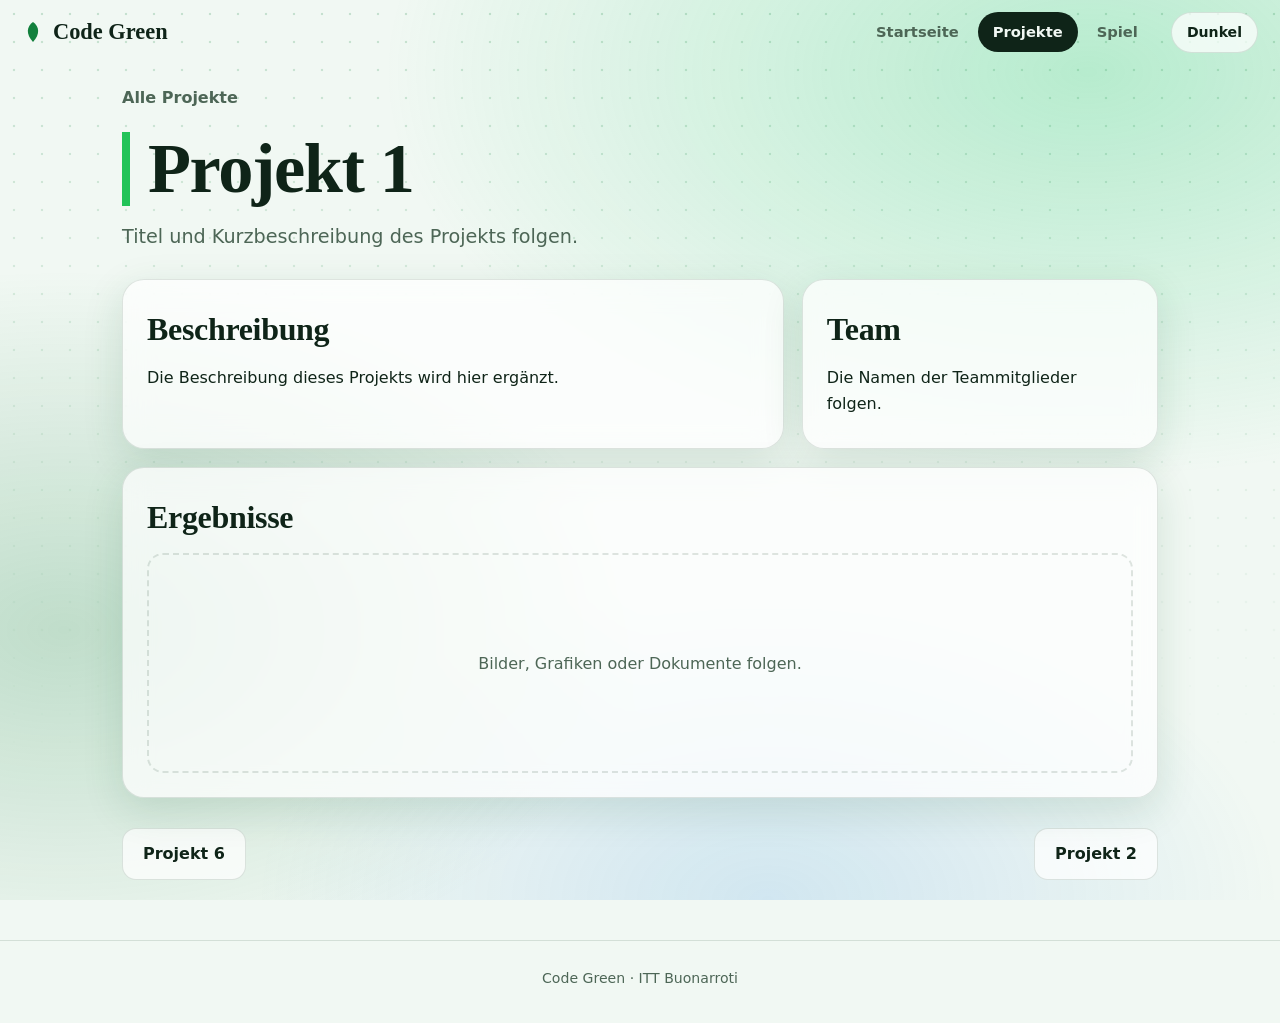
<file: projekt-1.html>
<!DOCTYPE html>
<html lang="de"><head><meta charset="UTF-8"><meta name="viewport" content="width=device-width,initial-scale=1,viewport-fit=cover"><title>Projekt 1 – Code Green</title>
<script>try{document.documentElement.dataset.theme=JSON.parse(localStorage.getItem('cg-theme'))||(matchMedia('(prefers-color-scheme: dark)').matches?'dark':'light')}catch(e){}</script>
<link rel="stylesheet" href="style.css"></head>
<body data-p="projekte" style="--h:140"><main class="wrap pj">
<a class="back" href="index.html#projekte">Alle Projekte</a>
<h1>Projekt 1</h1>
<p class="lead">Titel und Kurzbeschreibung des Projekts folgen.</p>
<div class="two"><section class="c"><h2>Beschreibung</h2><p>Die Beschreibung dieses Projekts wird hier ergänzt.</p></section><section class="c"><h2>Team</h2><p>Die Namen der Teammitglieder folgen.</p></section></div>
<section class="c"><h2>Ergebnisse</h2><div class="ph">Bilder, Grafiken oder Dokumente folgen.</div></section>
<div class="pn"><a href="projekt-6.html">Projekt 6</a><a href="projekt-2.html">Projekt 2</a></div>
</main><script src="main.js"></script></body></html>
</file>
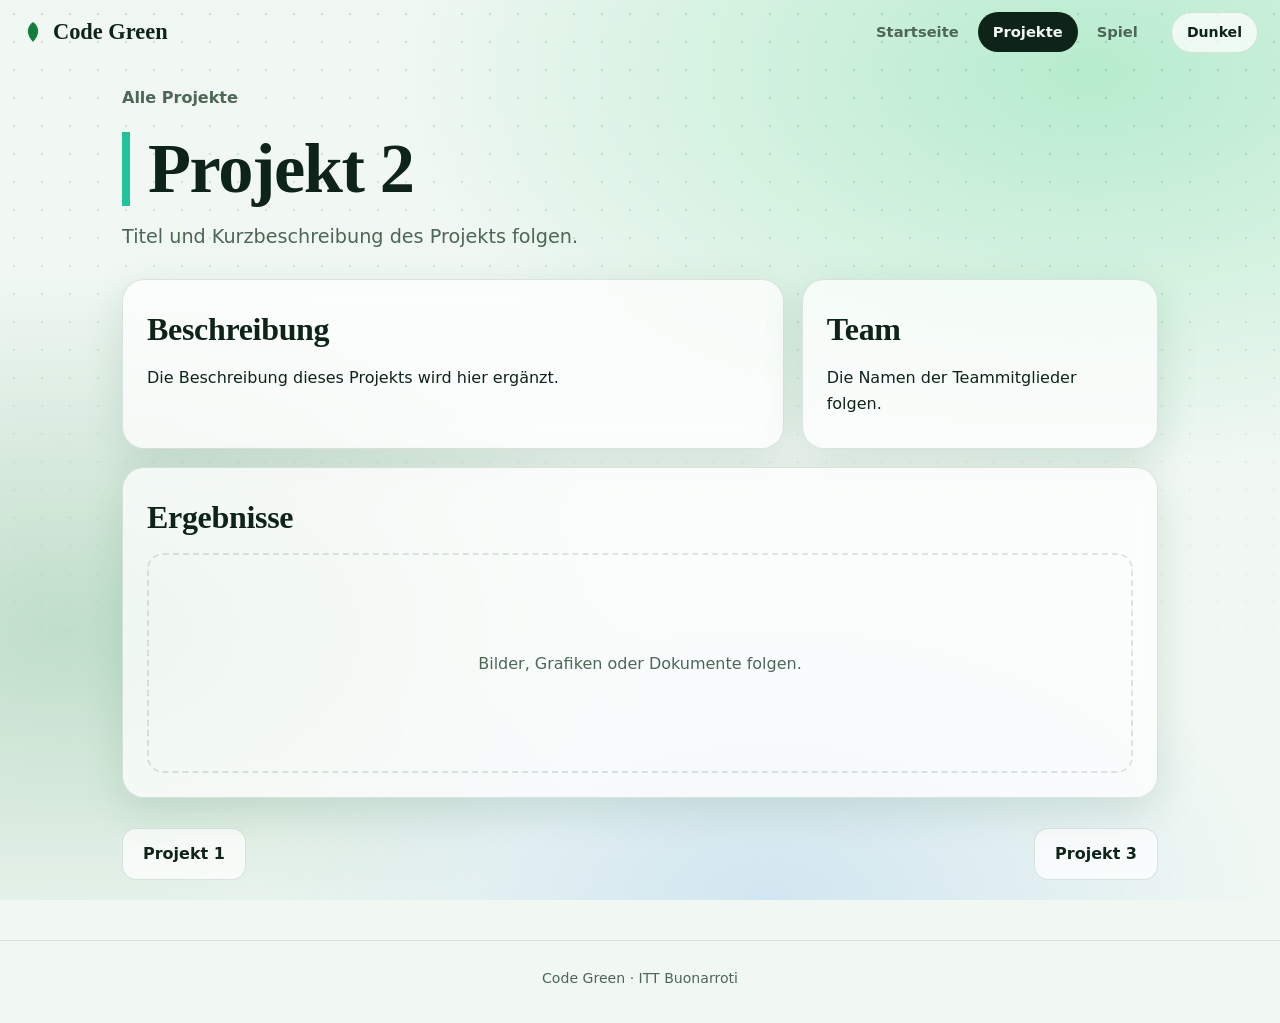
<file: projekt-2.html>
<!DOCTYPE html>
<html lang="de"><head><meta charset="UTF-8"><meta name="viewport" content="width=device-width,initial-scale=1,viewport-fit=cover"><title>Projekt 2 – Code Green</title>
<script>try{document.documentElement.dataset.theme=JSON.parse(localStorage.getItem('cg-theme'))||(matchMedia('(prefers-color-scheme: dark)').matches?'dark':'light')}catch(e){}</script>
<link rel="stylesheet" href="style.css"></head>
<body data-p="projekte" style="--h:165"><main class="wrap pj">
<a class="back" href="index.html#projekte">Alle Projekte</a>
<h1>Projekt 2</h1>
<p class="lead">Titel und Kurzbeschreibung des Projekts folgen.</p>
<div class="two"><section class="c"><h2>Beschreibung</h2><p>Die Beschreibung dieses Projekts wird hier ergänzt.</p></section><section class="c"><h2>Team</h2><p>Die Namen der Teammitglieder folgen.</p></section></div>
<section class="c"><h2>Ergebnisse</h2><div class="ph">Bilder, Grafiken oder Dokumente folgen.</div></section>
<div class="pn"><a href="projekt-1.html">Projekt 1</a><a href="projekt-3.html">Projekt 3</a></div>
</main><script src="main.js"></script></body></html>
</file>
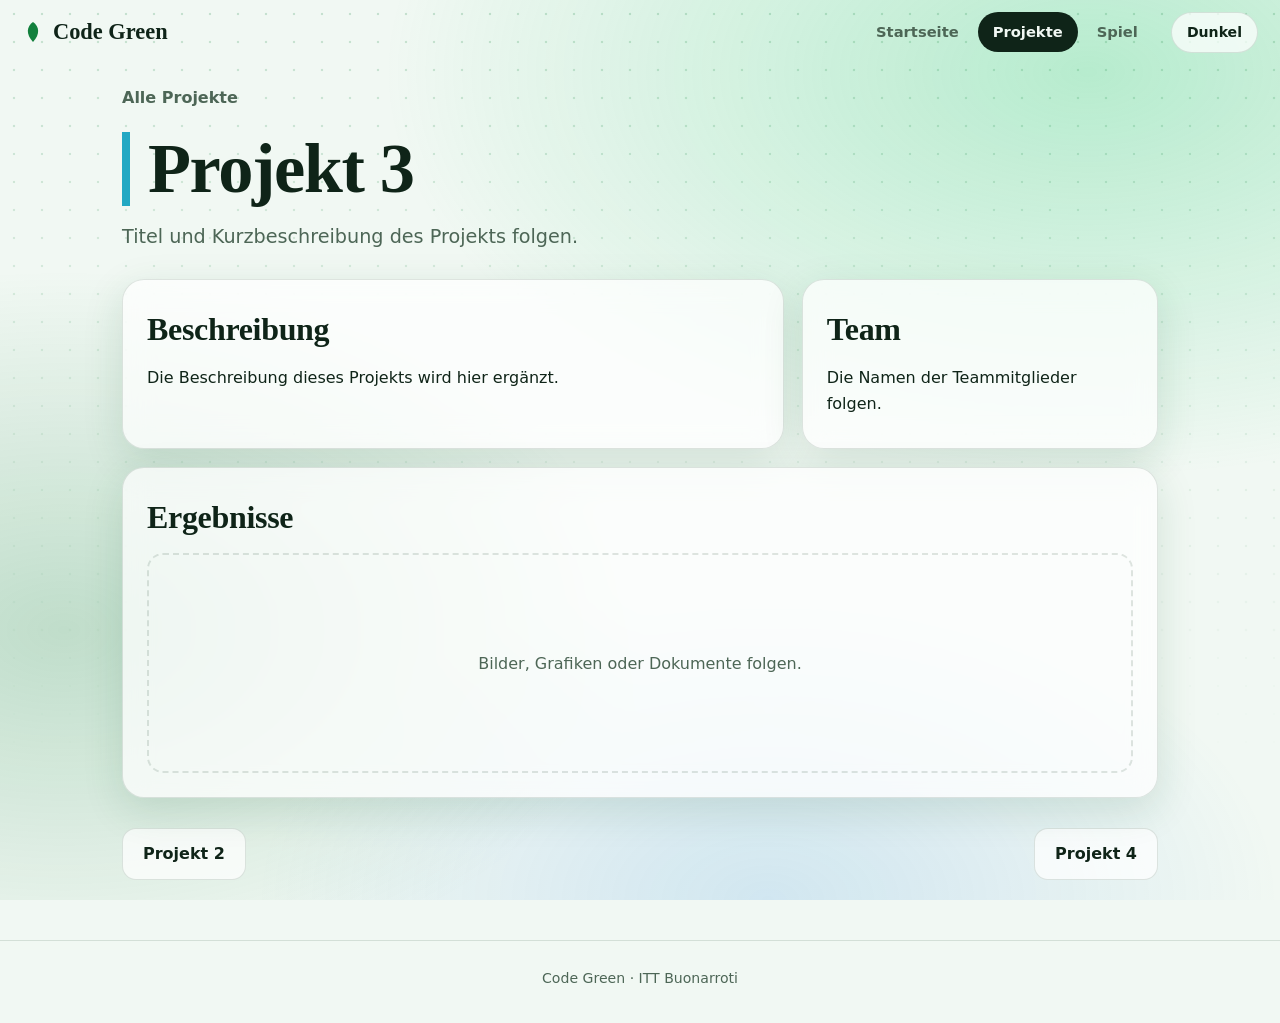
<file: projekt-3.html>
<!DOCTYPE html>
<html lang="de"><head><meta charset="UTF-8"><meta name="viewport" content="width=device-width,initial-scale=1,viewport-fit=cover"><title>Projekt 3 – Code Green</title>
<script>try{document.documentElement.dataset.theme=JSON.parse(localStorage.getItem('cg-theme'))||(matchMedia('(prefers-color-scheme: dark)').matches?'dark':'light')}catch(e){}</script>
<link rel="stylesheet" href="style.css"></head>
<body data-p="projekte" style="--h:190"><main class="wrap pj">
<a class="back" href="index.html#projekte">Alle Projekte</a>
<h1>Projekt 3</h1>
<p class="lead">Titel und Kurzbeschreibung des Projekts folgen.</p>
<div class="two"><section class="c"><h2>Beschreibung</h2><p>Die Beschreibung dieses Projekts wird hier ergänzt.</p></section><section class="c"><h2>Team</h2><p>Die Namen der Teammitglieder folgen.</p></section></div>
<section class="c"><h2>Ergebnisse</h2><div class="ph">Bilder, Grafiken oder Dokumente folgen.</div></section>
<div class="pn"><a href="projekt-2.html">Projekt 2</a><a href="projekt-4.html">Projekt 4</a></div>
</main><script src="main.js"></script></body></html>
</file>
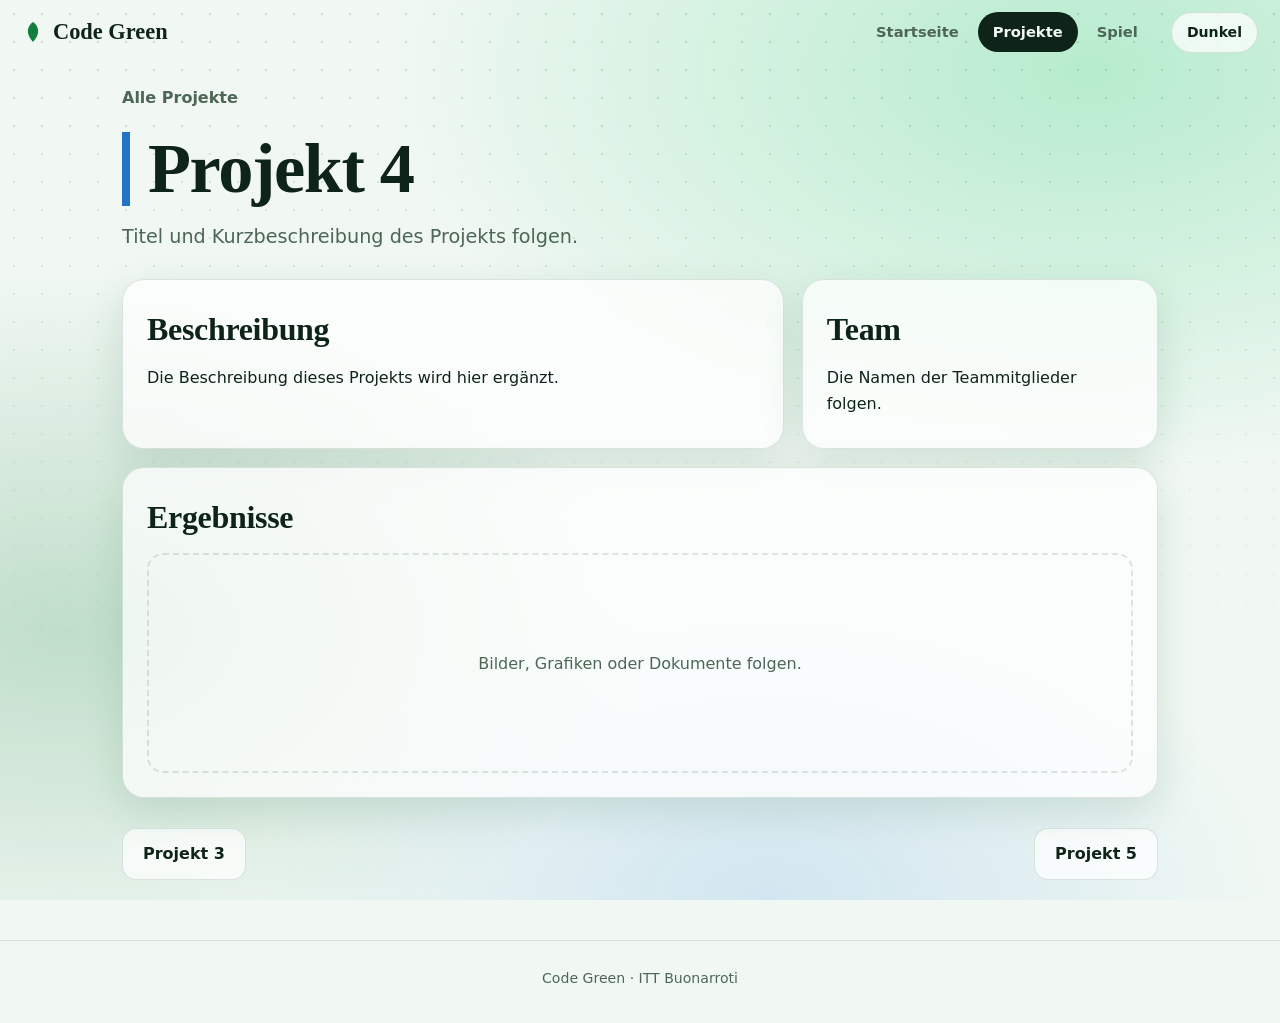
<file: projekt-4.html>
<!DOCTYPE html>
<html lang="de"><head><meta charset="UTF-8"><meta name="viewport" content="width=device-width,initial-scale=1,viewport-fit=cover"><title>Projekt 4 – Code Green</title>
<script>try{document.documentElement.dataset.theme=JSON.parse(localStorage.getItem('cg-theme'))||(matchMedia('(prefers-color-scheme: dark)').matches?'dark':'light')}catch(e){}</script>
<link rel="stylesheet" href="style.css"></head>
<body data-p="projekte" style="--h:210"><main class="wrap pj">
<a class="back" href="index.html#projekte">Alle Projekte</a>
<h1>Projekt 4</h1>
<p class="lead">Titel und Kurzbeschreibung des Projekts folgen.</p>
<div class="two"><section class="c"><h2>Beschreibung</h2><p>Die Beschreibung dieses Projekts wird hier ergänzt.</p></section><section class="c"><h2>Team</h2><p>Die Namen der Teammitglieder folgen.</p></section></div>
<section class="c"><h2>Ergebnisse</h2><div class="ph">Bilder, Grafiken oder Dokumente folgen.</div></section>
<div class="pn"><a href="projekt-3.html">Projekt 3</a><a href="projekt-5.html">Projekt 5</a></div>
</main><script src="main.js"></script></body></html>
</file>
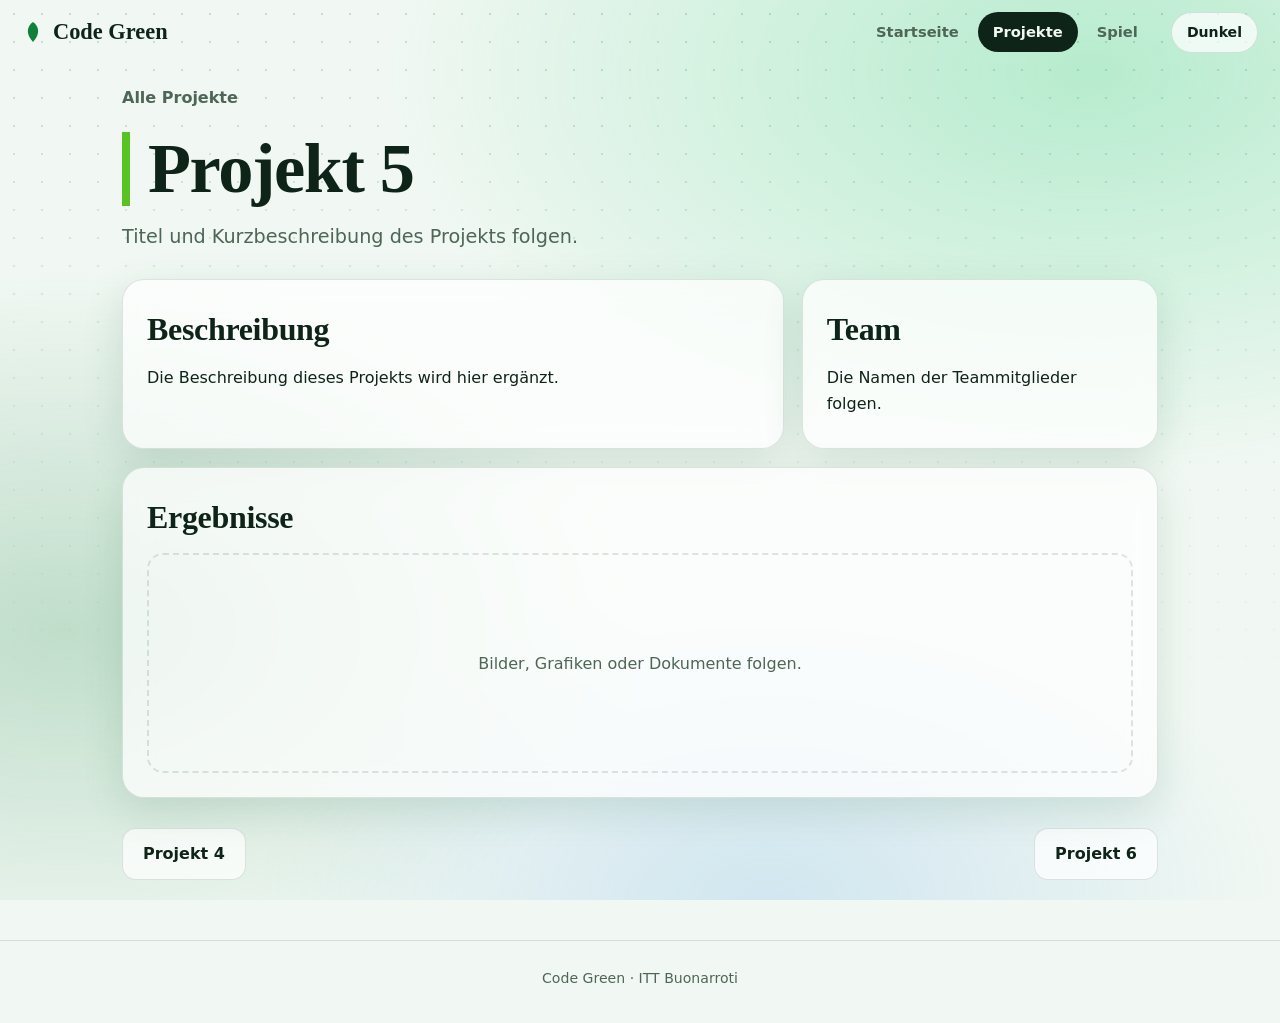
<file: projekt-5.html>
<!DOCTYPE html>
<html lang="de"><head><meta charset="UTF-8"><meta name="viewport" content="width=device-width,initial-scale=1,viewport-fit=cover"><title>Projekt 5 – Code Green</title>
<script>try{document.documentElement.dataset.theme=JSON.parse(localStorage.getItem('cg-theme'))||(matchMedia('(prefers-color-scheme: dark)').matches?'dark':'light')}catch(e){}</script>
<link rel="stylesheet" href="style.css"></head>
<body data-p="projekte" style="--h:100"><main class="wrap pj">
<a class="back" href="index.html#projekte">Alle Projekte</a>
<h1>Projekt 5</h1>
<p class="lead">Titel und Kurzbeschreibung des Projekts folgen.</p>
<div class="two"><section class="c"><h2>Beschreibung</h2><p>Die Beschreibung dieses Projekts wird hier ergänzt.</p></section><section class="c"><h2>Team</h2><p>Die Namen der Teammitglieder folgen.</p></section></div>
<section class="c"><h2>Ergebnisse</h2><div class="ph">Bilder, Grafiken oder Dokumente folgen.</div></section>
<div class="pn"><a href="projekt-4.html">Projekt 4</a><a href="projekt-6.html">Projekt 6</a></div>
</main><script src="main.js"></script></body></html>
</file>
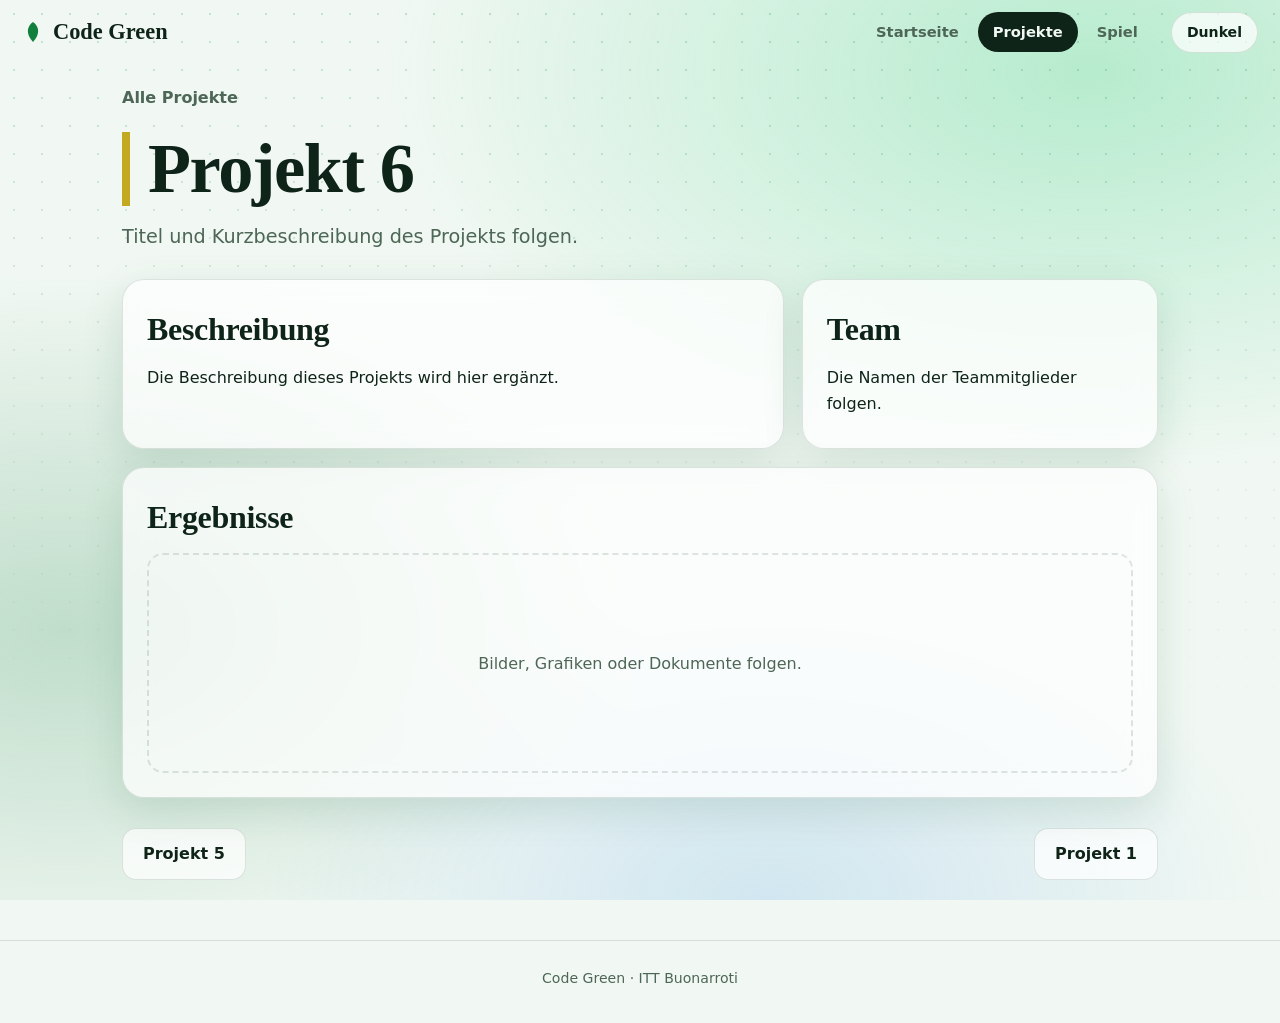
<file: projekt-6.html>
<!DOCTYPE html>
<html lang="de"><head><meta charset="UTF-8"><meta name="viewport" content="width=device-width,initial-scale=1,viewport-fit=cover"><title>Projekt 6 – Code Green</title>
<script>try{document.documentElement.dataset.theme=JSON.parse(localStorage.getItem('cg-theme'))||(matchMedia('(prefers-color-scheme: dark)').matches?'dark':'light')}catch(e){}</script>
<link rel="stylesheet" href="style.css"></head>
<body data-p="projekte" style="--h:50"><main class="wrap pj">
<a class="back" href="index.html#projekte">Alle Projekte</a>
<h1>Projekt 6</h1>
<p class="lead">Titel und Kurzbeschreibung des Projekts folgen.</p>
<div class="two"><section class="c"><h2>Beschreibung</h2><p>Die Beschreibung dieses Projekts wird hier ergänzt.</p></section><section class="c"><h2>Team</h2><p>Die Namen der Teammitglieder folgen.</p></section></div>
<section class="c"><h2>Ergebnisse</h2><div class="ph">Bilder, Grafiken oder Dokumente folgen.</div></section>
<div class="pn"><a href="projekt-5.html">Projekt 5</a><a href="projekt-1.html">Projekt 1</a></div>
</main><script src="main.js"></script></body></html>
</file>
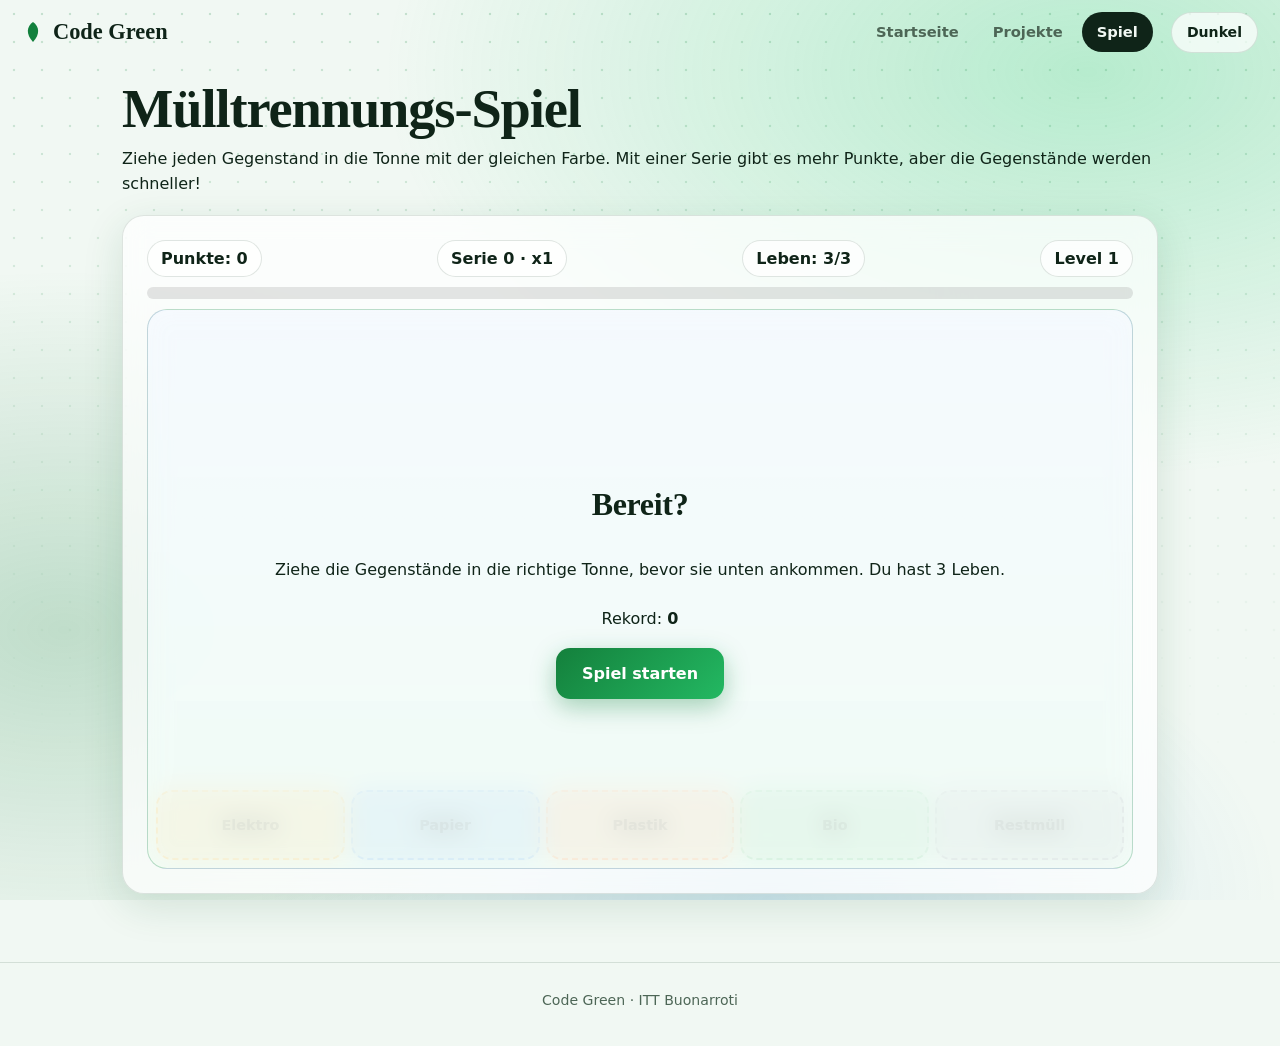
<file: spiel.html>
<!DOCTYPE html>
<html lang="de"><head><meta charset="UTF-8"><meta name="viewport" content="width=device-width,initial-scale=1,viewport-fit=cover"><title>Spiel – Code Green</title>
<script>try{document.documentElement.dataset.theme=JSON.parse(localStorage.getItem('cg-theme'))||(matchMedia('(prefers-color-scheme: dark)').matches?'dark':'light')}catch(e){}</script>
<link rel="stylesheet" href="style.css"></head>
<body data-p="spiel"><canvas id="fx"></canvas><main class="wrap gm">
<h1>Mülltrennungs-Spiel</h1>
<p>Ziehe jeden Gegenstand in die Tonne mit der gleichen Farbe. Mit einer Serie gibt es mehr Punkte, aber die Gegenstände werden schneller!</p>
<div class="c"><div class="hud"><span id="hS">Punkte: 0</span><span id="hC">Serie 0 · x1</span><span id="hL">Leben: 3/3</span><span id="hV">Level 1</span></div>
<div class="pr"><i id="hP"></i></div>
<div class="arena" id="arena"><div class="bins" id="bins"></div><div class="ov" id="ov"></div></div></div>
</main><script src="main.js"></script><script src="game.js"></script></body></html>
</file>
<file: style.css>
:root{--bg:#f1f8f3;--tx:#0f2418;--mu:#4d6656;--ac:#12803c;--ac2:#2fcf79;--b1:#14803c;--b2:#23b862;--on:#fff;--gl:rgba(255,255,255,.72);--bd:rgba(16,60,35,.13);--dot:rgba(20,128,60,.2);--sh:0 12px 40px rgba(20,90,50,.14);--serif:"Iowan Old Style","Palatino Linotype",Palatino,Georgia,serif;color-scheme:light}
:root[data-theme=dark]{--bg:#050f0a;--tx:#e6f6ec;--mu:#8fb09c;--ac:#3fe08a;--ac2:#17a85a;--b1:#3fe08a;--b2:#1fb868;--on:#03160b;--gl:rgba(14,36,24,.62);--bd:rgba(120,255,180,.13);--dot:rgba(63,224,138,.18);--sh:0 12px 40px rgba(0,0,0,.55);color-scheme:dark}
*{box-sizing:border-box;margin:0}
html{scroll-behavior:smooth;scroll-padding-top:84px}
body{font-family:system-ui,-apple-system,"Segoe UI",Roboto,sans-serif;color:var(--tx);background:var(--bg);line-height:1.6;min-height:100vh;position:relative;overflow-x:hidden}
body::before{content:"";position:fixed;inset:0;z-index:-2;background:radial-gradient(55% 45% at 85% 8%,color-mix(in srgb,var(--ac2) 30%,transparent),transparent),radial-gradient(45% 40% at 5% 70%,color-mix(in srgb,var(--ac) 22%,transparent),transparent),radial-gradient(40% 35% at 60% 100%,rgba(43,139,230,.16),transparent)}
body::after{content:"";position:fixed;inset:0;z-index:-1;background:radial-gradient(var(--dot) 1.3px,transparent 1.6px) 0 0/28px 28px;-webkit-mask:linear-gradient(180deg,#000,transparent 85%);mask:linear-gradient(180deg,#000,transparent 85%)}
:focus-visible{outline:3px solid var(--ac2);outline-offset:3px;border-radius:8px}
h1{font-family:var(--serif);font-weight:700;line-height:1.05;letter-spacing:-.02em;color:var(--tx)}
h2{font-family:var(--serif);font-size:clamp(1.5rem,3vw,2rem);margin:0 0 10px;letter-spacing:-.01em}
p{margin:8px 0}a{color:inherit}
.wrap{max-width:1080px;margin:0 auto;padding:0 22px}
/* Header */
.h{position:sticky;top:0;z-index:20;display:flex;align-items:center;gap:6px 18px;padding:calc(12px + env(safe-area-inset-top,0px)) 22px 12px;transition:.3s}
.h.sc{background:var(--gl);backdrop-filter:blur(18px) saturate(1.5);-webkit-backdrop-filter:blur(18px) saturate(1.5);border-bottom:1px solid var(--bd)}
.logo{font-family:var(--serif);font-weight:700;font-size:1.4rem;text-decoration:none;display:flex;align-items:center;gap:9px}
.logo svg{width:22px;height:22px;fill:var(--ac);flex:none}
nav{display:flex;gap:4px;margin-left:auto}
nav a{padding:8px 15px;border-radius:99px;text-decoration:none;font-size:.92rem;font-weight:600;color:var(--mu);transition:.2s}
nav a:hover{color:var(--tx);background:var(--gl)}nav a.on{background:var(--tx);color:var(--bg)}
.ib{border:1px solid var(--bd);background:var(--gl);border-radius:99px;padding:8px 15px;font:inherit;font-size:.88rem;font-weight:600;color:var(--tx);cursor:pointer}
.ib:hover{border-color:var(--ac)}
/* Buttons */
.b{display:inline-block;border:0;border-radius:14px;padding:13px 26px;font:inherit;font-weight:700;color:var(--on);text-decoration:none;cursor:pointer;background:linear-gradient(135deg,var(--b1),var(--b2));box-shadow:0 8px 24px color-mix(in srgb,var(--ac) 35%,transparent);transition:transform .15s,box-shadow .2s}
.b:hover{transform:translateY(-2px)}.b:active{transform:scale(.96)}
.b.g{background:var(--gl);color:var(--tx);box-shadow:none;border:1px solid var(--bd)}.b.g:hover{border-color:var(--ac)}
.bg{display:inline-block;padding:3px 11px;border-radius:99px;font-size:.75rem;font-weight:700;color:#fff}
/* Hero */
.hero{display:grid;grid-template-columns:1.15fr .85fr;gap:20px;align-items:center;min-height:min(78vh,720px);padding-top:10px}
.hero h1{font-size:clamp(2.7rem,7.2vw,5.6rem);margin-bottom:22px}
.hero p{font-size:1.2rem;max-width:520px;color:var(--mu)}.ac{display:flex;flex-wrap:wrap;gap:12px;margin-top:26px}
.leaf{width:100%;max-width:430px;justify-self:center;overflow:visible;filter:drop-shadow(0 0 28px color-mix(in srgb,var(--ac2) 55%,transparent));animation:fl 10s ease-in-out infinite}
.leaf *{fill:none;stroke:var(--ac);stroke-width:2.4;stroke-linecap:round;stroke-linejoin:round}
.leaf .lf{fill:var(--ac);fill-opacity:.1;stroke:none;animation:fi 1.4s .9s both}.leaf .nd{fill:var(--bg);stroke-width:2.6}
.tr{stroke-dasharray:1;stroke-dashoffset:1;animation:dw 1.6s var(--d,0s) cubic-bezier(.5,0,.2,1) forwards}
.nd{opacity:0;animation:fi .5s var(--d,0s) forwards}
@keyframes dw{to{stroke-dashoffset:0}}@keyframes fi{from{opacity:0}to{opacity:1}}@keyframes fl{50%{transform:translateY(-14px) rotate(2.5deg)}}
/* Home: Einleitung + Projekte */
.intro{display:grid;grid-template-columns:.8fr 1.2fr;gap:30px;padding-top:56px;padding-bottom:10px}
.intro p{font-size:1.1rem;margin:0}
.pg{display:grid;grid-template-columns:repeat(auto-fit,minmax(300px,1fr));gap:18px;margin-top:26px;margin-bottom:60px}
.pc{position:relative;display:block;text-decoration:none;padding:24px 24px 24px 30px;border-radius:20px;background:var(--gl);backdrop-filter:blur(14px);-webkit-backdrop-filter:blur(14px);border:1px solid var(--bd);overflow:hidden;transition:transform .25s,box-shadow .25s,border-color .25s}
.pc::before{content:"";position:absolute;left:0;top:0;bottom:0;width:6px;background:hsl(var(--h) 70% 45%)}
.pc:hover{transform:translateY(-5px);box-shadow:var(--sh);border-color:hsl(var(--h) 70% 45%)}
.pc .n{position:absolute;right:16px;top:-4px;font-family:var(--serif);font-size:5.2rem;font-weight:700;color:hsl(var(--h) 70% 45%/.22);line-height:1}
.pc h3{font-family:var(--serif);font-size:1.4rem;margin-bottom:4px;position:relative}.pc p{color:var(--mu);margin:0;position:relative}
.band{margin-bottom:70px}.band>div{display:flex;flex-wrap:wrap;gap:16px;align-items:center;justify-content:space-between;padding:30px 32px;border-radius:26px;background:linear-gradient(135deg,var(--b1),var(--b2));color:var(--on)}
.band h2{margin:0;color:var(--on)}.band p{margin:4px 0 0}.band .b{background:var(--on);color:var(--b1);box-shadow:none}
/* Projektseiten */
.pj{padding-top:20px;padding-bottom:60px;--a:hsl(var(--h) 70% 45%)}
.back{display:inline-block;text-decoration:none;font-weight:600;color:var(--mu);margin-bottom:22px}.back:hover{color:var(--tx)}
.pj h1{font-size:clamp(2.4rem,6vw,4.4rem);border-left:8px solid var(--a);padding-left:18px}
.lead{font-size:1.2rem;color:var(--mu);margin:16px 0 26px;max-width:680px}
.two{display:grid;grid-template-columns:1.3fr .7fr;gap:18px}
.c{background:var(--gl);backdrop-filter:blur(14px);-webkit-backdrop-filter:blur(14px);border:1px solid var(--bd);border-radius:22px;padding:24px;margin:18px 0;box-shadow:var(--sh)}.two .c{margin:0}
.ph{display:grid;place-items:center;min-height:220px;border:2px dashed var(--bd);border-radius:16px;color:var(--mu);text-align:center;padding:16px}
.pn{display:flex;justify-content:space-between;gap:12px;margin-top:30px}
.pn a{text-decoration:none;font-weight:700;padding:12px 20px;border-radius:14px;background:var(--gl);border:1px solid var(--bd)}.pn a:hover{border-color:var(--ac)}
/* Footer */
.ft{text-align:center;color:var(--mu);font-size:.88rem;padding:26px 22px calc(34px + env(safe-area-inset-bottom,0px));border-top:1px solid var(--bd)}
/* Spiel */
.gm{padding-top:16px;padding-bottom:50px}.gm h1{font-size:clamp(2.2rem,5vw,3.4rem)}
.pr{height:12px;border-radius:9px;background:rgba(127,127,127,.2);overflow:hidden;margin:10px 0}.pr i{display:block;height:100%;width:0;border-radius:9px;background:linear-gradient(90deg,var(--b1),var(--b2));transition:width .5s}
.hud{display:flex;flex-wrap:wrap;gap:8px;justify-content:space-between;font-weight:700}.hud span{background:var(--gl);border:1px solid var(--bd);padding:5px 13px;border-radius:99px}
.arena{position:relative;height:clamp(430px,66vh,560px);margin-top:6px;border-radius:20px;overflow:hidden;touch-action:none;user-select:none;-webkit-user-select:none;border:1px solid var(--bd);background:linear-gradient(180deg,rgba(43,139,230,.14),rgba(52,210,123,.2))}
.arena.shake{animation:shk .45s}@keyframes shk{20%{transform:translate(-8px,3px)}40%{transform:translate(7px,-3px)}60%{transform:translate(-5px,2px)}80%{transform:translate(4px,-1px)}}
.it{position:absolute;left:0;top:0;padding:9px 14px;border-radius:99px;background:var(--c);color:#fff;font-size:.9rem;font-weight:700;white-space:nowrap;text-shadow:0 1px 3px rgba(0,0,0,.4);box-shadow:0 6px 16px rgba(0,0,0,.22);cursor:grab;will-change:transform;z-index:2}
.it.drag{cursor:grabbing;z-index:5;scale:1.12;box-shadow:0 18px 36px rgba(0,0,0,.38)}.it.out{transition:opacity .3s,scale .3s;opacity:0;scale:.2;pointer-events:none}
.bins{position:absolute;left:8px;right:8px;bottom:8px;display:flex;gap:6px;z-index:1}
.bin{flex:1;min-width:0;height:70px;border-radius:16px;border:2px dashed var(--c);background:color-mix(in srgb,var(--c) 20%,transparent);display:flex;align-items:center;justify-content:center;text-align:center;font-size:clamp(.62rem,2.7vw,.9rem);font-weight:700;transition:transform .2s,background .2s}
.bin.hov{transform:translateY(-8px) scale(1.06);background:color-mix(in srgb,var(--c) 48%,transparent);border-style:solid}
.bin.good{animation:gd .5s}.bin.bad{animation:bd .5s}@keyframes gd{40%{transform:scale(1.2);background:var(--c)}}@keyframes bd{30%{background:#e5383b;transform:translateX(-6px)}60%{transform:translateX(6px)}}
.ov{position:absolute;inset:0;z-index:8;display:flex;flex-direction:column;align-items:center;justify-content:center;gap:8px;text-align:center;padding:14px;background:var(--gl);backdrop-filter:blur(12px);-webkit-backdrop-filter:blur(12px);overflow:auto}.ov.off{display:none}
.sg{display:grid;grid-template-columns:1fr 1fr;gap:8px;width:100%;max-width:320px}.sg div{background:var(--gl);border:1px solid var(--bd);border-radius:14px;padding:8px;font-size:.8rem}.sg b{display:block;font-size:1.5rem;color:var(--ac)}
.bgs{display:flex;flex-wrap:wrap;gap:6px;justify-content:center}.bdg{padding:4px 11px;border-radius:99px;font-size:.78rem;font-weight:700;background:linear-gradient(135deg,#f5a300,#ffd36b);color:#3a2a00}.bdg.lock{filter:grayscale(1);opacity:.35}.bdg.new{animation:pu .5s 4 alternate}@keyframes pu{to{transform:scale(1.15)}}
#fx{position:fixed;inset:0;pointer-events:none;z-index:50}
.pop{position:fixed;z-index:60;pointer-events:none;font-weight:900;font-size:1.6rem;text-shadow:0 2px 8px rgba(0,0,0,.4);animation:pp 1.1s cubic-bezier(.2,.9,.3,1) forwards}
@keyframes pp{0%{transform:translate(-50%,-50%) scale(.3);opacity:0}25%{transform:translate(-50%,-90%) scale(1.6);opacity:1}45%{transform:translate(-50%,-110%) scale(1)}100%{transform:translate(-50%,-260%);opacity:0}}
@media(max-width:760px){.hero{grid-template-columns:1fr;min-height:0;padding-top:0}.leaf{max-width:260px;order:-1}.intro,.two{grid-template-columns:1fr}.h{flex-wrap:wrap}nav{margin-left:0;order:3;width:100%}}
@media(prefers-reduced-motion:reduce){*{animation-duration:.01ms!important;animation-iteration-count:1!important;transition-duration:.01ms!important;scroll-behavior:auto!important}}
</file>
